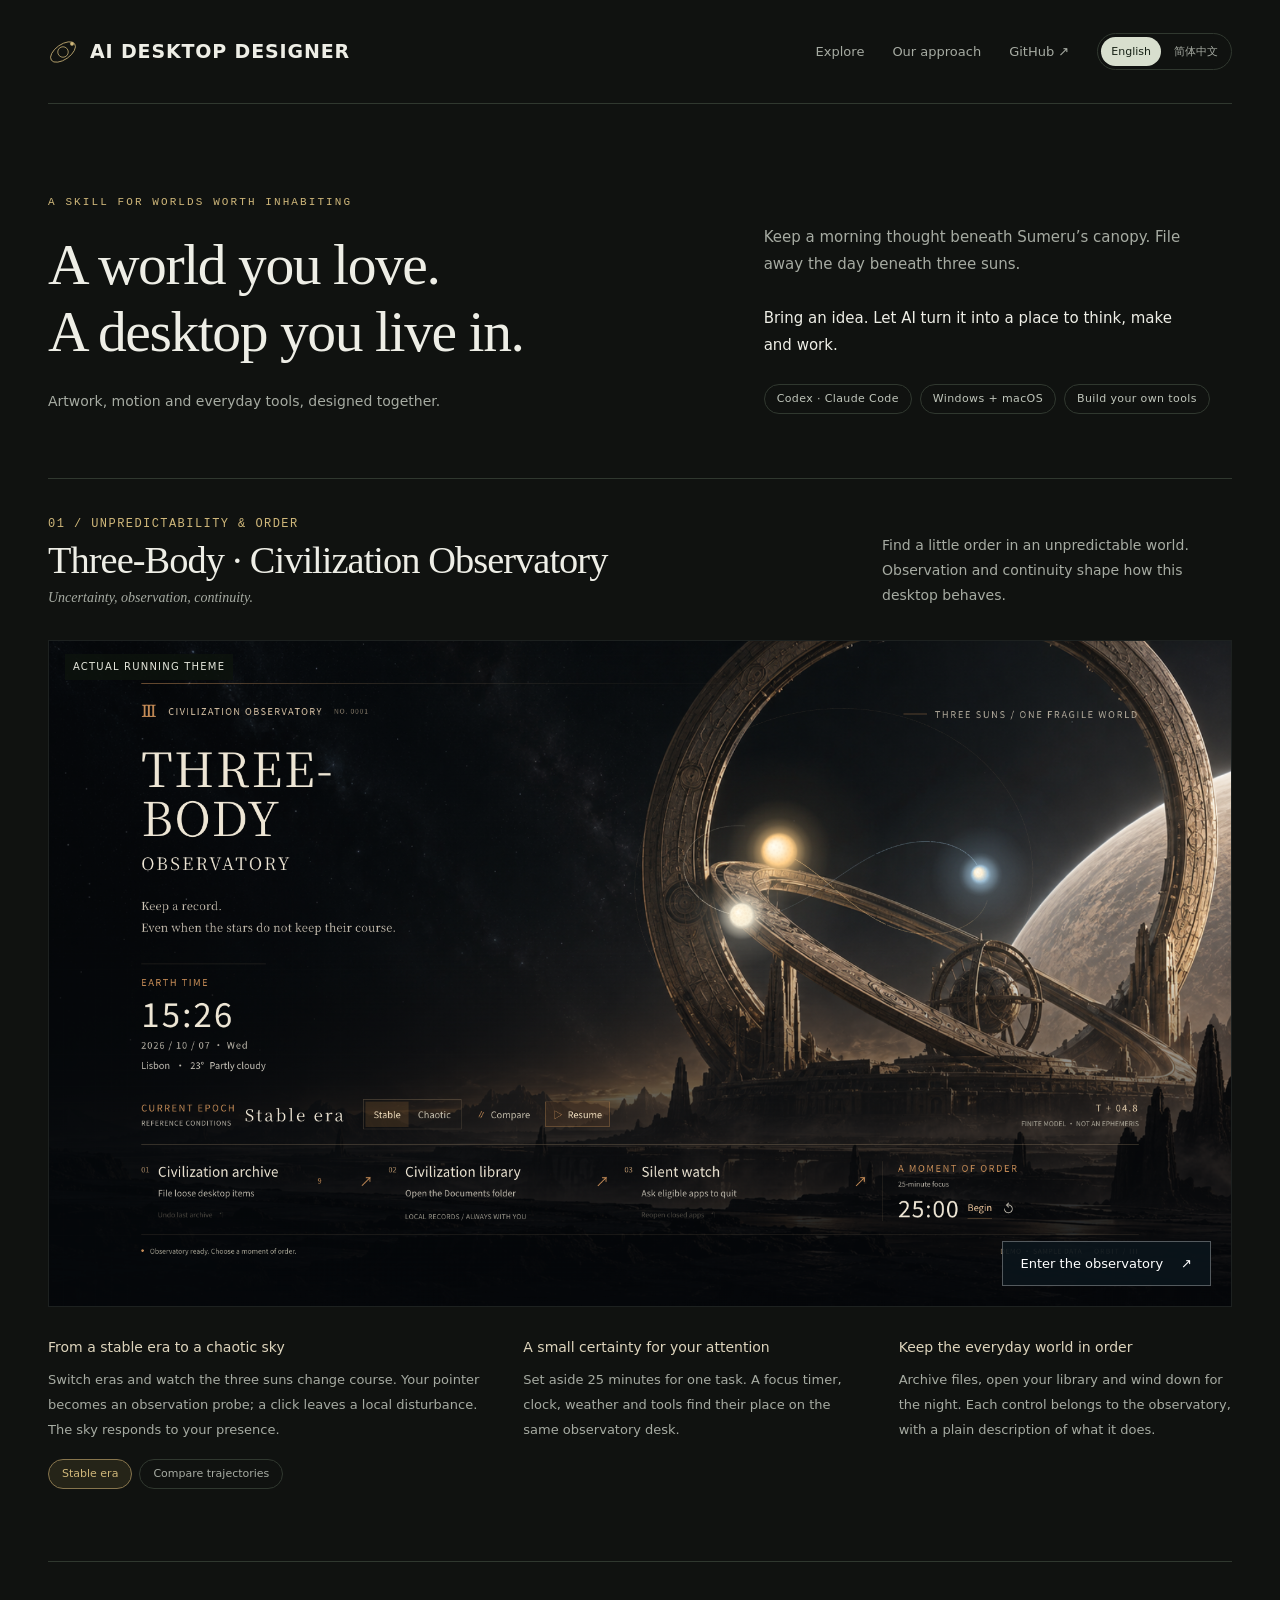
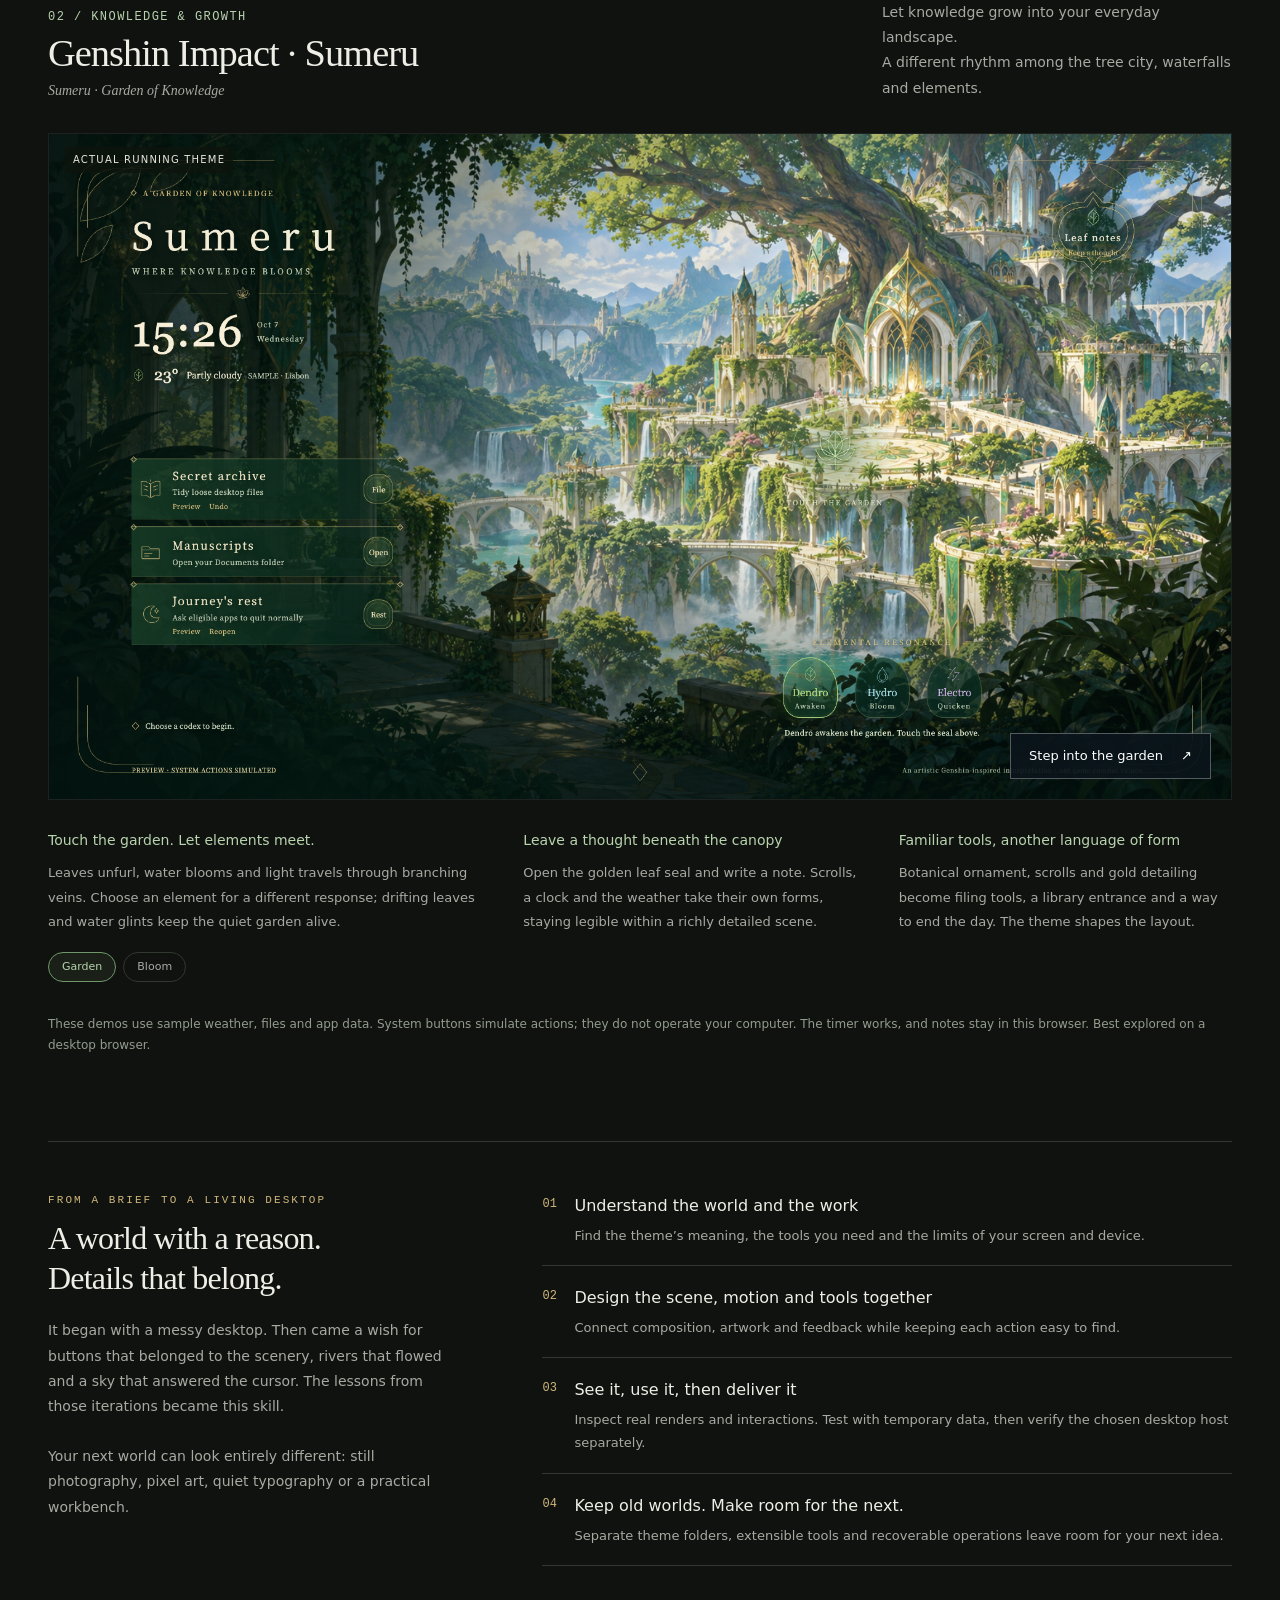
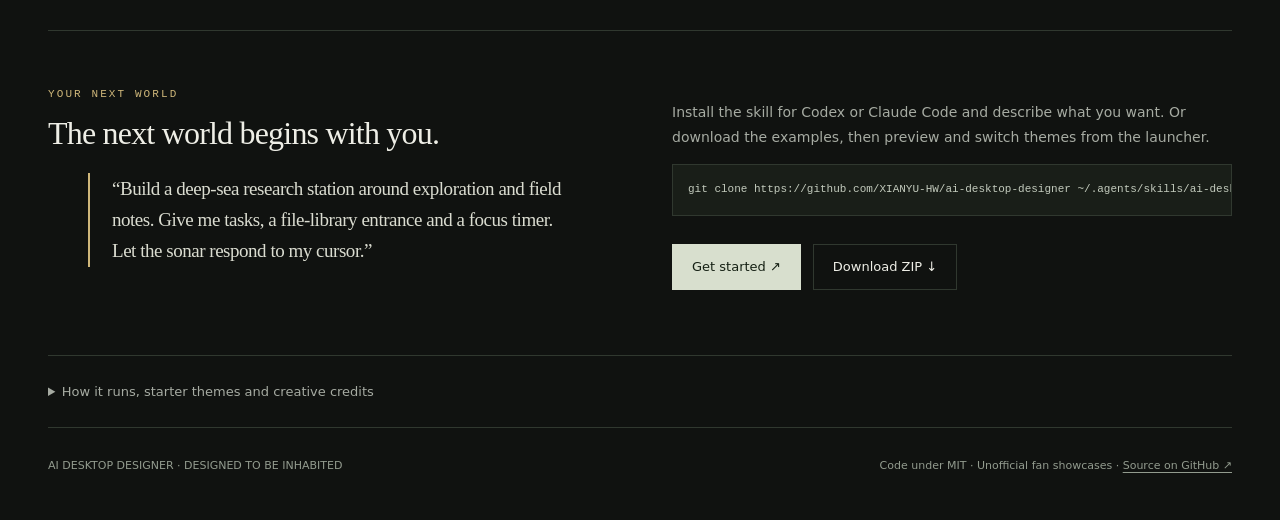
<file: index.html>
<!doctype html>
<html lang="en">
<head>
<meta charset="utf-8">
<meta name="viewport" content="width=device-width,initial-scale=1">
<meta name="color-scheme" content="dark">
<meta name="description" content="Design a desktop you can live in. An AI skill for Windows and macOS that brings artwork, motion and useful tools together. Explore interactive Three-Body and Genshin Impact worlds.">
<meta property="og:title" content="AI Desktop Designer · A desktop you can live in">
<meta property="og:description" content="Observe a three-star sky. Keep a thought beneath Sumeru’s canopy. Two interactive worlds, built around the way you work.">
<meta property="og:image" content="https://xianyu-hw.github.io/ai-desktop-designer/docs/showcase/genshin-en.png">
<title>AI Desktop Designer · A desktop you can live in</title>
<style>
:root{color-scheme:dark;--bg:#101210;--fg:#eeeee6;--muted:#a6aba2;--line:#30382f;--gold:#cfb77a;--green:#b8d3ae;font-family:"Segoe UI","PingFang SC","Microsoft YaHei",system-ui,sans-serif;font-synthesis:none}
*{box-sizing:border-box}html{scroll-behavior:smooth;scroll-padding-top:28px}body{margin:0;background:var(--bg);color:var(--fg);line-height:1.8}a{color:inherit;text-decoration:none}button{font:inherit}a:focus-visible,button:focus-visible{outline:2px solid var(--gold);outline-offset:6px}
.wrap{width:min(1280px,calc(100% - 96px));margin:auto}nav{min-height:104px;padding:24px 0;flex-wrap:wrap;display:flex;align-items:center;justify-content:space-between;border-bottom:1px solid var(--line);gap:24px}.brand{display:flex;flex-shrink:0;gap:12px;align-items:center;font-weight:650;letter-spacing:.045em;font-size:19px}.brand svg{width:30px;height:30px;flex-shrink:0;color:var(--gold)}.nav-links{display:flex;gap:28px;font-size:13px;color:var(--muted)}
.hero{position:relative;padding:90px 0 64px;display:grid;grid-template-columns:1.4fr 1fr;gap:60px;align-items:end}.eyebrow{font:11px/1.5 ui-monospace,SFMono-Regular,Consolas,monospace;letter-spacing:.19em;text-transform:uppercase;color:var(--gold)}h1{font-family:"Songti SC","Noto Serif SC",SimSun,serif;font-weight:500;font-size:clamp(38px,4.4vw,67px);line-height:1.4;letter-spacing:.035em;margin:20px 0 16px}.hero .en{color:var(--muted);font-family:Georgia,serif;font-size:17px;margin:0}.intro{font-size:15px;color:var(--muted);max-width:420px}.intro strong{color:var(--fg);font-weight:500}.tags{display:flex;flex-wrap:wrap;gap:8px;margin-top:25px}.tag{font-size:11px;letter-spacing:.035em;border:1px solid var(--line);border-radius:20px;padding:4px 12px;color:#c0c6bb}
.chapter{padding:38px 0 72px;border-top:1px solid var(--line)}.chapter-head{display:flex;align-items:flex-end;justify-content:space-between;gap:36px;margin-bottom:28px}.chapter-num{font:12px ui-monospace,SFMono-Regular,monospace;color:var(--gold);letter-spacing:.12em}.chapter h2{font-family:"Songti SC","Noto Serif SC",SimSun,serif;font-size:clamp(27px,3vw,39px);font-weight:500;letter-spacing:.05em;margin:6px 0 0}.chapter .english{font:italic 14px Georgia,serif;color:var(--muted)}.chapter .thesis{max-width:390px;font-size:14px;color:var(--muted);margin:0 0 4px}
.scene{position:relative;margin:0;background:#090d0c;border:1px solid #ffffff15;overflow:hidden}.scene>a{display:block}.scene img{width:100%;height:auto;aspect-ratio:16/9;object-fit:cover;display:block}.scene .enter{position:absolute;bottom:20px;right:20px;display:flex;align-items:center;gap:18px;border:1px solid #ffffff4d;padding:10px 18px;font-size:13px;background:#0a141be8;color:#fff;transition:background .2s}.scene .enter:hover{background:#293832}.scene small{position:absolute;top:13px;left:16px;font-size:10px;letter-spacing:.12em;text-transform:uppercase;color:#e5e7dc;background:#0d130dcc;padding:4px 8px}
.world-info{display:grid;grid-template-columns:1.3fr 1fr 1fr;gap:42px;padding-top:28px}.world-info h3{font-size:14px;font-weight:500;margin:0 0 8px;color:#ddd4bc}.world-info p{font-size:13px;line-height:1.9;color:var(--muted);margin:0}.mode-switch{display:flex;gap:7px;flex-wrap:wrap;margin-top:17px}.mode-switch button{background:transparent;color:var(--muted);border:1px solid var(--line);border-radius:20px;cursor:pointer;padding:4px 13px;font-size:11px}.mode-switch button[aria-pressed=true]{color:var(--gold);border-color:#87754d;background:#ba9d5220}
.garden .chapter-num{color:var(--green)}.garden .world-info h3{color:var(--green)}.garden .mode-switch button[aria-pressed=true]{color:var(--green);border-color:#6f976a;background:#54734526}.note{font-size:12px;color:#929c8d;padding-top:20px}
.method{padding:50px 0 64px;border-top:1px solid var(--line);display:grid;grid-template-columns:.95fr 1.6fr;gap:85px}.method h2,.start h2{font-family:"Songti SC",SimSun,serif;font-size:32px;font-weight:500;margin:10px 0 20px}.method p{font-size:14px;color:var(--muted)}.steps{margin:0;list-style:none;padding:0;counter-reset:step}.steps li{counter-increment:step;display:grid;grid-template-columns:32px 1fr;border-bottom:1px solid var(--line);padding:18px 0}.steps li:first-child{padding-top:0}.steps li:before{content:"0" counter(step);font:12px ui-monospace,monospace;color:var(--gold);padding-top:5px}.steps h3{font-size:16px;margin:0 0 3px;font-weight:500}.steps p{font-size:13px;margin:0}.start{border-top:1px solid var(--line);padding:55px 0 65px;display:grid;grid-template-columns:1fr 1fr;gap:64px}.start p{color:var(--muted);font-size:14px}.prompt{border-left:2px solid var(--gold);padding:0 0 0 22px;font-family:"Songti SC",SimSun,serif;font-size:19px;line-height:1.9;color:#dadcd0}.links{display:flex;gap:12px;flex-wrap:wrap;margin-top:28px}.button{display:inline-block;padding:10px 19px;border:1px solid var(--line);font-size:13px}.button.primary{background:#d8dfce;color:#152014;border-color:#d8dfce}.start code{font-size:11px;display:block;padding:15px;background:#191e18;overflow:auto;white-space:nowrap;border:1px solid var(--line);color:#c3cbbd}.details{border-top:1px solid var(--line);padding:24px 0}.details summary{font-size:13px;color:var(--muted);cursor:pointer}.details p{font-size:13px;color:var(--muted);max-width:1000px}.details a{color:var(--green);text-decoration:underline;text-underline-offset:4px}
footer{display:flex;justify-content:space-between;gap:30px;padding:28px 0 44px;border-top:1px solid var(--line);font-size:11px;color:#929b8e}footer a{text-decoration:underline;text-underline-offset:3px}
@media(max-width:900px){.wrap{width:calc(100% - 40px)}nav{min-height:80px}.nav-links{gap:15px}.hero{padding:52px 0 40px;grid-template-columns:1fr;gap:15px}.intro{max-width:650px}.chapter-head{align-items:start;gap:20px}.thesis{max-width:290px!important}.world-info{gap:20px}.method,.start{gap:35px}.scene .enter{bottom:12px;right:12px;font-size:11px;padding:6px 12px}}
@media(max-width:620px){nav{height:auto;min-height:80px;padding:18px 0;flex-wrap:wrap;gap:12px 24px}.brand{font-size:14px;white-space:nowrap;gap:8px}.nav-links{white-space:nowrap;font-size:11px;gap:12px}.nav-links a:first-child{display:none}.hero h1{font-size:clamp(25px,6.8vw,37px)}.chapter-head,.world-info,.method,.start{display:block}.chapter .thesis{margin:15px 0 0;max-width:none!important}.world-info>div{margin-bottom:20px}.chapter{padding-bottom:36px}.method{padding:36px 0}.steps{margin-top:30px}.start{padding:36px 0}.start>div+div{margin-top:35px}.scene .enter{position:static;justify-content:center;border:0;border-top:1px solid #ffffff20;background:#182019}.scene small{font-size:8px;top:7px;left:7px}.method h2,.start h2{font-size:28px}footer{display:block}footer div+div{margin-top:12px}}
@media(prefers-reduced-motion:reduce){html{scroll-behavior:auto}*{transition:none!important}}

.nav-right{display:flex;gap:28px;align-items:center;flex-wrap:wrap}.language-switch{display:flex;align-items:center;gap:3px;border:1px solid var(--line);border-radius:99px;padding:3px}.language-switch button{font-size:11px;white-space:nowrap;border:0;border-radius:99px;background:transparent;color:var(--muted);padding:5px 10px;cursor:pointer}.language-switch button[aria-pressed=true]{background:#d8dfce;color:#152014}.hero>div,.start>div{min-width:0}html[lang=en] h1,html[lang=en] h2,html[lang=en] .prompt{font-family:Georgia,"Times New Roman",serif;letter-spacing:-.025em}html[lang=en] h1{font-size:clamp(37px,4.5vw,65px);line-height:1.18}html[lang=en] .chapter h2{line-height:1.2;font-size:clamp(29px,3vw,40px)}html[lang=en] .chapter-head>div{max-width:720px}html[lang=en] .hero .en{font-family:inherit;font-size:14px;line-height:1.7;margin-top:24px}.chapter .thesis{flex:0 1 350px}html[lang=en] .method h2,html[lang=en] .start h2{line-height:1.25}html[lang=en] .prompt{line-height:1.65}
@media(max-width:900px){.nav-right{gap:16px}.nav-links{gap:15px}.hero{gap:26px}}
@media(max-width:620px){.nav-right{width:100%;justify-content:space-between;gap:12px}.nav-links{gap:12px}.language-switch button{padding:4px 8px;font-size:10px}html[lang=en] h1{font-size:clamp(32px,7.4vw,43px)}html[lang=en] .chapter h2{font-size:30px}}
</style>
</head>
<body>
<div class="wrap">
<nav aria-label="Main navigation" data-zh-aria="主导航">
<a class="brand" href="./"><svg viewBox="0 0 40 40" fill="none" aria-hidden="true"><circle cx="20" cy="20" r="7" stroke="currentColor"/><ellipse cx="20" cy="20" rx="19" ry="10" transform="rotate(-35 20 20)" stroke="currentColor"/><circle cx="32" cy="9" r="2.5" fill="currentColor"/></svg>AI DESKTOP DESIGNER</a>
<div class="nav-right"><div class="nav-links"><a href="#worlds"><span data-i18n="nav-worlds">Explore</span></a><a href="#method"><span data-i18n="nav-method">Our approach</span></a><a href="https://github.com/XIANYU-HW/ai-desktop-designer">GitHub ↗</a></div><div class="language-switch" role="group" aria-label="Language / 语言"><button type="button" data-set-lang="en" lang="en" aria-pressed="true">English</button><button type="button" data-set-lang="zh-CN" lang="zh-CN" aria-pressed="false">简体中文</button></div></div>
</nav>
<header class="hero">
<div><div class="eyebrow">A skill for worlds worth inhabiting</div><h1><span data-i18n="hero-title">A world you love.<br>A desktop you live in.</span></h1><p class="en"><span data-i18n="hero-subtitle">Artwork, motion and everyday tools, designed together.</span></p></div>
<div><p class="intro"><span data-i18n="hero-intro">Keep a morning thought beneath Sumeru’s canopy. File away the day beneath three suns.<br><br><strong>Bring an idea. Let AI turn it into a place to think, make and work.</strong></span></p><div class="tags"><span class="tag">Codex · Claude Code</span><span class="tag">Windows + macOS</span><span class="tag"><span data-i18n="custom-tools">Build your own tools</span></span></div></div>
</header>
<main id="worlds">
<section class="chapter cosmos" aria-labelledby="cosmos-title">
<div class="chapter-head"><div><div class="chapter-num">01 / UNPREDICTABILITY & ORDER</div><h2 id="cosmos-title"><span data-i18n="cosmos-title">Three-Body · Civilization Observatory</span></h2><span class="english"><span data-i18n="cosmos-subtitle">Uncertainty, observation, continuity.</span></span></div><p class="thesis"><span data-i18n="cosmos-thesis">Find a little order in an unpredictable world.<br>Observation and continuity shape how this desktop behaves.</span></p></div>
<figure class="scene"><a href="themes/threebody-observatory/?demo=1&lang=en" aria-label="Open the Three-Body interactive demo" data-zh-aria="打开三体互动演示"><img id="cosmos-image" src="docs/showcase/threebody-en.png" alt="Running Three-Body theme: bronze observatory rings, three suns, a focus timer and archive tools" data-zh-alt="三体主题运行画面：青铜观测环、三日轨迹、专注计时与文明工具" width="1920" height="1080" fetchpriority="high"></a><small><span data-i18n="screenshot-label">Actual running theme</span></small><a class="enter" href="themes/threebody-observatory/?demo=1&lang=en"><span data-i18n="cosmos-enter">Enter the observatory </span><span>↗</span></a></figure>
<div class="world-info">
<div><h3><span data-i18n="cosmos-eras">From a stable era to a chaotic sky</span></h3><p><span data-i18n="cosmos-eras-body">Switch eras and watch the three suns change course. Your pointer becomes an observation probe; a click leaves a local disturbance. The sky responds to your presence.</span></p><div class="mode-switch" aria-label="Three-Body preview states" data-zh-aria="三体展示画面"><button data-image="cosmos-image" data-src="docs/showcase/threebody-en.png" data-src-en="docs/showcase/threebody-en.png" data-src-zh="themes/threebody-observatory/preview.png" aria-pressed="true"><span data-i18n="cosmos-stable">Stable era</span></button><button data-image="cosmos-image" data-src="docs/showcase/threebody-comparison-en.png" data-src-en="docs/showcase/threebody-comparison-en.png" data-src-zh="docs/showcase/threebody-comparison.png" aria-pressed="false"><span data-i18n="cosmos-compare">Compare trajectories</span></button></div></div>
<div><h3><span data-i18n="cosmos-focus">A small certainty for your attention</span></h3><p><span data-i18n="cosmos-focus-body">Set aside 25 minutes for one task. A focus timer, clock, weather and tools find their place on the same observatory desk.</span></p></div>
<div><h3><span data-i18n="cosmos-tools">Keep the everyday world in order</span></h3><p><span data-i18n="cosmos-tools-body">Archive files, open your library and wind down for the night. Each control belongs to the observatory, with a plain description of what it does.</span></p></div>
</div>
</section>
<section class="chapter garden" aria-labelledby="garden-title">
<div class="chapter-head"><div><div class="chapter-num">02 / KNOWLEDGE & GROWTH</div><h2 id="garden-title"><span data-i18n="garden-title">Genshin Impact · Sumeru</span></h2><span class="english">Sumeru · Garden of Knowledge</span></div><p class="thesis"><span data-i18n="garden-thesis">Let knowledge grow into your everyday landscape.<br>A different rhythm among the tree city, waterfalls and elements.</span></p></div>
<figure class="scene"><a href="themes/genshin-sumeru/?demo=1&lang=en" aria-label="Open the Sumeru interactive demo" data-zh-aria="打开须弥互动演示"><img id="garden-image" src="docs/showcase/genshin-en.png" alt="Running Sumeru theme: tree city and waterfalls, botanical gold detailing, leaf notes and scroll tools" data-zh-alt="须弥主题运行画面：树城瀑布、金色植物纹样、林间便笺与卷宗工具" width="1920" height="1080" loading="lazy"></a><small><span data-i18n="screenshot-label">Actual running theme</span></small><a class="enter" href="themes/genshin-sumeru/?demo=1&lang=en"><span data-i18n="garden-enter">Step into the garden </span><span>↗</span></a></figure>
<div class="world-info">
<div><h3><span data-i18n="garden-elements">Touch the garden. Let elements meet.</span></h3><p><span data-i18n="garden-elements-body">Leaves unfurl, water blooms and light travels through branching veins. Choose an element for a different response; drifting leaves and water glints keep the quiet garden alive.</span></p><div class="mode-switch" aria-label="Sumeru preview states" data-zh-aria="须弥展示画面"><button data-image="garden-image" data-src="docs/showcase/genshin-en.png" data-src-en="docs/showcase/genshin-en.png" data-src-zh="themes/genshin-sumeru/preview.png" aria-pressed="true"><span data-i18n="garden-mode">Garden</span></button><button data-image="garden-image" data-src="docs/showcase/genshin-bloom-en.png" data-src-en="docs/showcase/genshin-bloom-en.png" data-src-zh="docs/showcase/genshin-bloom.png" aria-pressed="false"><span data-i18n="garden-bloom">Bloom</span></button></div></div>
<div><h3><span data-i18n="garden-note">Leave a thought beneath the canopy</span></h3><p><span data-i18n="garden-note-body">Open the golden leaf seal and write a note. Scrolls, a clock and the weather take their own forms, staying legible within a richly detailed scene.</span></p></div>
<div><h3><span data-i18n="garden-tools">Familiar tools, another language of form</span></h3><p><span data-i18n="garden-tools-body">Botanical ornament, scrolls and gold detailing become filing tools, a library entrance and a way to end the day. The theme shapes the layout.</span></p></div>
</div>
<p class="note"><span data-i18n="demo-note">These demos use sample weather, files and app data. System buttons simulate actions; they do not operate your computer. The timer works, and notes stay in this browser. Best explored on a desktop browser.</span></p>
</section>
<section id="method" class="method">
<div><div class="eyebrow">From a brief to a living desktop</div><h2><span data-i18n="method-title">A world with a reason.<br>Details that belong.</span></h2><p><span data-i18n="method-story">It began with a messy desktop. Then came a wish for buttons that belonged to the scenery, rivers that flowed and a sky that answered the cursor. The lessons from those iterations became this skill.<br><br>Your next world can look entirely different: still photography, pixel art, quiet typography or a practical workbench.</span></p></div>
<ol class="steps"><li><div><h3><span data-i18n="step-one">Understand the world and the work</span></h3><p><span data-i18n="step-one-body">Find the theme’s meaning, the tools you need and the limits of your screen and device.</span></p></div></li><li><div><h3><span data-i18n="step-two">Design the scene, motion and tools together</span></h3><p><span data-i18n="step-two-body">Connect composition, artwork and feedback while keeping each action easy to find.</span></p></div></li><li><div><h3><span data-i18n="step-three">See it, use it, then deliver it</span></h3><p><span data-i18n="step-three-body">Inspect real renders and interactions. Test with temporary data, then verify the chosen desktop host separately.</span></p></div></li><li><div><h3><span data-i18n="step-four">Keep old worlds. Make room for the next.</span></h3><p><span data-i18n="step-four-body">Separate theme folders, extensible tools and recoverable operations leave room for your next idea.</span></p></div></li></ol>
</section>
<section class="start" id="start">
<div><div class="eyebrow">Your next world</div><h2><span data-i18n="start-title">The next world begins with you.</span></h2><blockquote class="prompt"><span data-i18n="start-prompt">“Build a deep-sea research station around exploration and field notes. Give me tasks, a file-library entrance and a focus timer. Let the sonar respond to my cursor.”</span></blockquote></div>
<div><p><span data-i18n="start-body">Install the skill for Codex or Claude Code and describe what you want. Or download the examples, then preview and switch themes from the launcher.</span></p><code>git clone https://github.com/XIANYU-HW/ai-desktop-designer ~/.agents/skills/ai-desktop-designer</code><div class="links"><a class="button primary" data-install-link href="https://github.com/XIANYU-HW/ai-desktop-designer#get-started"><span data-i18n="start-link">Get started ↗</span></a><a class="button" href="https://github.com/XIANYU-HW/ai-desktop-designer/archive/refs/heads/main.zip"><span data-i18n="download-link">Download ZIP ↓</span></a></div></div>
</section>
<details class="details"><summary><span data-i18n="details-title">How it runs, starter themes and creative credits</span></summary><p><span data-i18n="details-runtime">Use Lively on Windows or Plash on macOS; Linux supports browser previews. A separate Python helper supplies local actions. Both featured themes confirm filing and wind-down first. Filing keeps an undo journal; wind-down requests normal app closure. Applications handle unsaved documents and browser sessions. Complex input and performance need testing in the actual host.</span></p><p><span data-i18n="details-credits">Explore the starter themes too: <a href="themes/ink-study/?demo=1&lang=en">Ink Study</a> · <a href="themes/deep-orbit/?demo=1&lang=en">Deep Orbit</a> · <a href="themes/defrag-95/?demo=1&lang=en">Defrag 95</a>. The featured worlds are original, unofficial fan interpretations with no affiliation to Three-Body or Genshin Impact. Trajectories and elemental responses are artistic demonstrations, not scientific predictions or game simulations. <a href="https://github.com/XIANYU-HW/ai-desktop-designer/blob/main/docs/showcase-art.md">Artwork and prompts</a> · <a href="https://github.com/XIANYU-HW/ai-desktop-designer/blob/main/docs/showcase-verification.md">Verification record</a>.</span></p></details>
</main>
<footer><div>AI DESKTOP DESIGNER · DESIGNED TO BE INHABITED</div><div>Code under MIT · Unofficial fan showcases · <a href="https://github.com/XIANYU-HW/ai-desktop-designer">Source on GitHub ↗</a></div></footer>
</div>
<script src="showcase.js"></script>
<noscript><p class="wrap"><a href="https://github.com/XIANYU-HW/ai-desktop-designer/blob/main/README.zh-CN.md">阅读完整简体中文介绍 →</a></p></noscript>
</body>
</html>
</file>
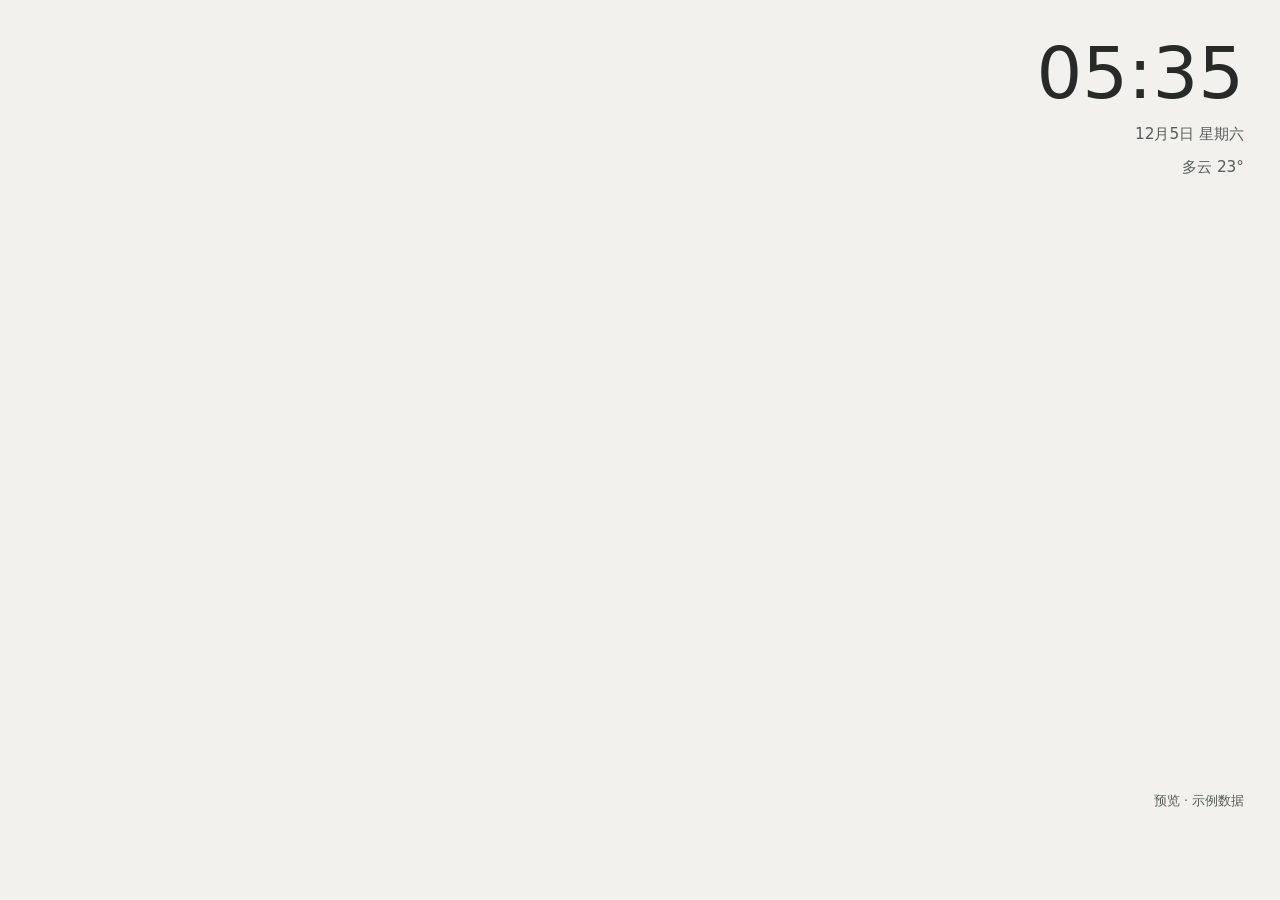
<file: templates/theme/index.html>
<!doctype html>
<html lang="zh-CN" translate="no">
<head>
  <meta charset="utf-8">
  <meta name="viewport" content="width=device-width, initial-scale=1">
  <meta name="google" content="notranslate">
  <title>Desktop</title>
  <!-- Add licensed artwork and bundled fonts when the chosen design needs them. -->
  <link rel="stylesheet" href="style.css">
</head>
<body>
  <!-- Replace this static layer with the requested art/media; a canvas loop is optional. -->
  <div class="scene" aria-hidden="true"></div>
  <main class="workspace">
    <!-- These bindings are examples; choose data and placement from the user's brief. -->
    <header class="info">
      <p class="clock" data-orbit-clock="{HH}:{mm}"></p>
      <p class="date" data-orbit-clock="{month}{D}日 {weekday}" data-en-clock="{wd}, {mon} {D}"></p>
      <p class="weather"><span data-orbit-weather="condition"></span> <span data-orbit-weather="temperature"></span></p>
    </header>
    <!-- Add only requested controls, using data-orbit-action/op/params and matching uses.actions. -->
    <nav class="controls" aria-label="桌面功能" data-en-label="Desktop functions"></nav>
    <p class="status" data-orbit-status role="status" aria-live="polite"></p>
    <p class="demo-note" data-en="Preview · sample data">预览 · 示例数据</p>
  </main>
  <script src="../../sdk/orbit.js"></script>
  <script src="scene.js"></script>
</body>
</html>
</file>
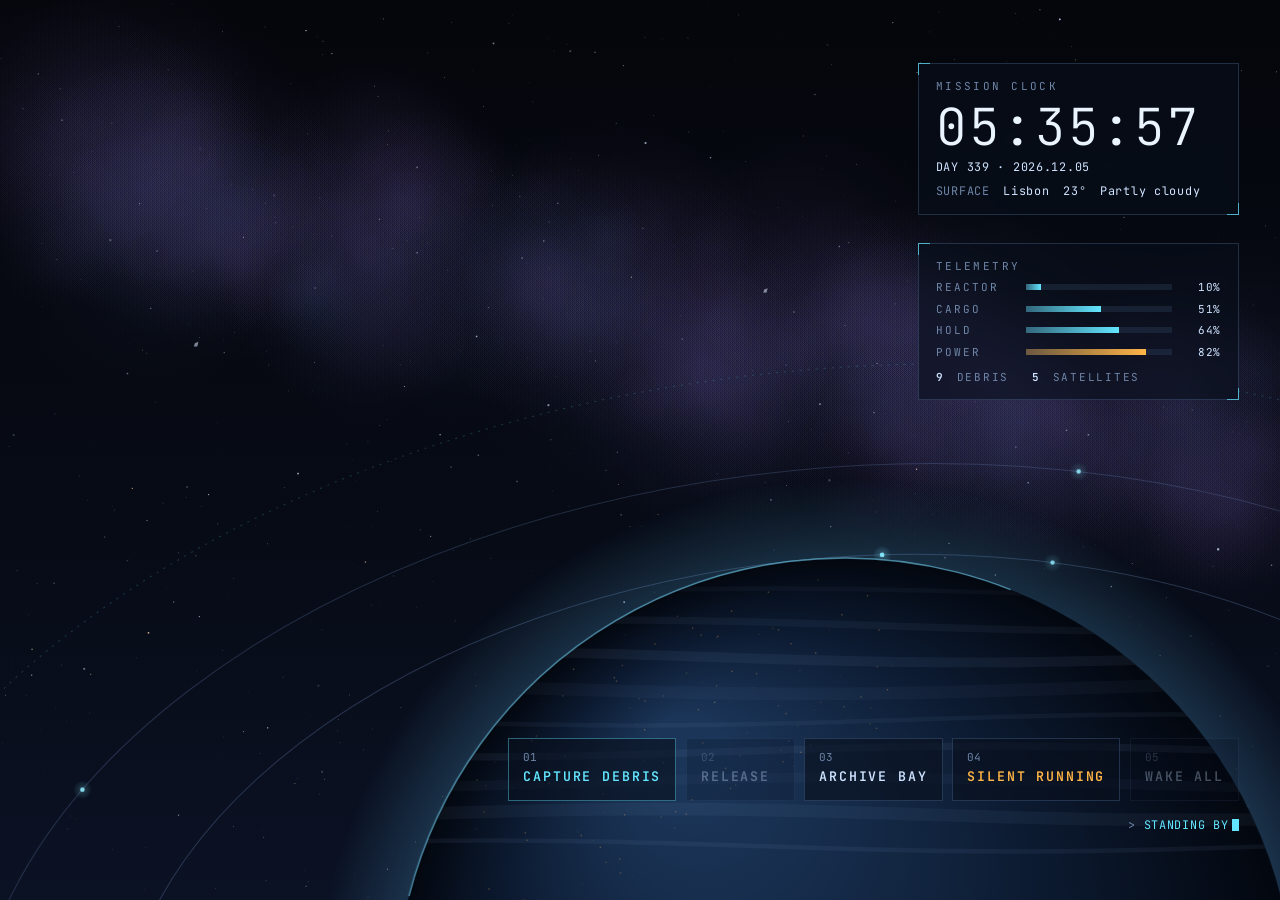
<file: themes/deep-orbit/index.html>
<!doctype html>
<html lang="en" translate="no">
<head>
<meta charset="utf-8">
<meta name="viewport" content="width=device-width, initial-scale=1">
<title>Deep Orbit · 深空轨道</title>
<link rel="stylesheet" href="assets/fonts/fonts.css">
<link rel="stylesheet" href="style.css">
</head>
<body>
<canvas id="scene" aria-hidden="true"></canvas>

<aside class="panel clock-panel">
  <p class="label">MISSION CLOCK <span class="sub" data-zh="任务时钟"></span></p>
  <p class="clock" data-orbit-clock="{HH}:{mm}:{ss}"></p>
  <p class="line">DAY <span data-orbit-clock="{doy}"></span> · <span data-orbit-clock="{YYYY}.{MM}.{DD}"></span></p>
  <p class="line weather">
    <span class="dim">SURFACE</span>
    <span data-orbit-weather="place"></span>
    <span data-orbit-weather="temperature"></span>
    <span data-orbit-weather="condition"></span>
  </p>
</aside>

<aside class="panel telemetry">
  <p class="label">TELEMETRY <span class="sub" data-zh="遥测"></span></p>
  <div class="meter" style="--v: var(--orbit-cpu, 0)"><span class="name">REACTOR</span><span class="bar"><i></i></span><span class="num" data-orbit-system="cpu"></span></div>
  <div class="meter" style="--v: var(--orbit-memory, 0)"><span class="name">CARGO</span><span class="bar"><i></i></span><span class="num" data-orbit-system="memory"></span></div>
  <div class="meter" style="--v: var(--orbit-disk, 0)"><span class="name">HOLD</span><span class="bar"><i></i></span><span class="num" data-orbit-system="disk"></span></div>
  <div class="meter power" style="--v: var(--orbit-battery, 0)"><span class="name">POWER</span><span class="bar"><i></i></span><span class="num" data-orbit-system="battery"></span></div>
  <p class="line counts">
    <span><b data-orbit-value="tidy-files.pending">–</b> DEBRIS</span>
    <span><b data-orbit-value="quit-apps.open">–</b> SATELLITES</span>
  </p>
</aside>

<nav class="console" aria-label="Commands">
  <button class="cmd primary" data-orbit-action="tidy-files" data-orbit-op="run">
    <span class="key">01</span><span class="title">CAPTURE DEBRIS</span><span class="sub" data-zh="收拢碎片"></span>
  </button>
  <button class="cmd" data-orbit-action="tidy-files" data-orbit-op="undo">
    <span class="key">02</span><span class="title">RELEASE</span><span class="sub" data-zh="释放"></span>
  </button>
  <button class="cmd" data-orbit-action="tidy-files" data-orbit-op="open">
    <span class="key">03</span><span class="title">ARCHIVE BAY</span><span class="sub" data-zh="档案舱"></span>
  </button>
  <button class="cmd warn" data-orbit-action="quit-apps" data-orbit-op="run">
    <span class="key">04</span><span class="title">SILENT RUNNING</span><span class="sub" data-zh="静默航行"></span>
  </button>
  <button class="cmd" data-orbit-action="quit-apps" data-orbit-op="reopen">
    <span class="key">05</span><span class="title">WAKE ALL</span><span class="sub" data-zh="全部唤醒"></span>
  </button>
</nav>
<p class="status"><span class="prompt">&gt;</span> <span data-orbit-status>STANDING BY</span><span class="caret"></span></p>

<script src="../../sdk/orbit.js"></script>
<script src="scene.js"></script>
</body>
</html>
</file>
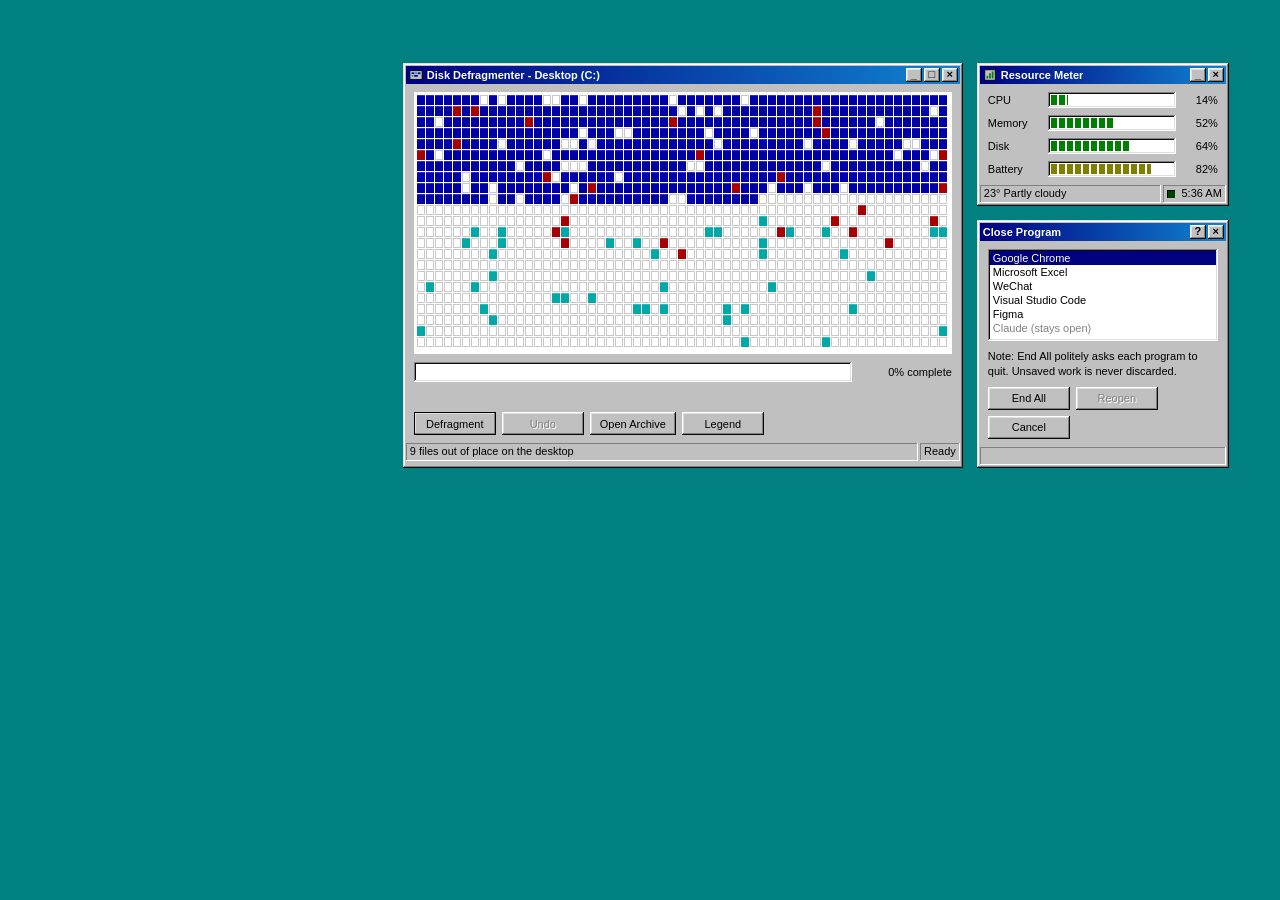
<file: themes/defrag-95/index.html>
<!doctype html>
<html lang="en" translate="no">
<head>
<meta charset="utf-8">
<meta name="viewport" content="width=device-width, initial-scale=1">
<title>Defrag 95 · 磁盘整理 95</title>
<link rel="stylesheet" href="style.css">
</head>
<body>
<div class="stage" id="stage">

  <section class="win defrag" aria-labelledby="defrag-title">
    <header class="title-bar">
      <span class="title-text"><svg class="icon" viewBox="0 0 16 16" aria-hidden="true"><rect x="1" y="3" width="14" height="10" fill="#c0c0c0" stroke="#000"/><rect x="3" y="5" width="3" height="2" fill="#0000a8"/><rect x="7" y="5" width="2" height="2" fill="#00a8a8"/><rect x="10" y="5" width="3" height="2" fill="#0000a8"/><rect x="3" y="8" width="2" height="2" fill="#00a8a8"/><rect x="6" y="8" width="4" height="2" fill="#0000a8"/></svg><span id="defrag-title" data-zh="磁盘碎片整理程序 - 桌面 (C:)">Disk Defragmenter - Desktop (C:)</span></span>
      <span class="title-buttons" aria-hidden="true"><i>_</i><i>□</i><i>×</i></span>
    </header>
    <div class="win-body">
      <canvas id="map" class="sunken map" aria-label="Cluster map"></canvas>
      <div class="progress-row">
        <div class="sunken progress"><div class="progress-fill" id="progress-fill"></div></div>
        <span id="progress-text" class="progress-text" data-zh="完成 0%">0% complete</span>
      </div>
      <p class="moving" id="moving">&nbsp;</p>
      <div class="buttons">
        <button class="w95 default" data-orbit-action="tidy-files" data-orbit-op="run"><span data-zh="开始整理(D)">Defragment</span></button>
        <button class="w95" data-orbit-action="tidy-files" data-orbit-op="undo"><span data-zh="撤销(U)">Undo</span></button>
        <button class="w95" data-orbit-action="tidy-files" data-orbit-op="open"><span data-zh="打开归档(O)">Open Archive</span></button>
        <button class="w95" id="legend-toggle" type="button"><span data-zh="图例(L)">Legend</span></button>
      </div>
      <div class="legend sunken-light" id="legend" hidden>
        <span><i style="background:#0000a8"></i><b data-zh="已整理的数据">Optimized data</b></span>
        <span><i style="background:#00a8a8"></i><b data-zh="散落的文件（待整理）">Fragmented (loose) files</b></span>
        <span><i style="background:#a80000"></i><b data-zh="不可移动的数据">Data that will not be moved</b></span>
        <span><i style="background:#ffffff"></i><b data-zh="可用空间">Free space</b></span>
        <span><i style="background:#00c000"></i><b data-zh="正在读取">Being read</b></span>
        <span><i style="background:#ff4040"></i><b data-zh="正在写入">Being written</b></span>
      </div>
    </div>
    <footer class="status-bar">
      <span class="cell grow" id="frag-summary">&nbsp;</span>
      <span class="cell" data-orbit-status="tidy-files" data-zh="就绪">Ready</span>
    </footer>
  </section>

  <section class="win meter" aria-labelledby="meter-title">
    <header class="title-bar">
      <span class="title-text"><svg class="icon" viewBox="0 0 16 16" aria-hidden="true"><rect x="2" y="2" width="12" height="12" fill="#c0c0c0" stroke="#000"/><rect x="4" y="9" width="2" height="3" fill="#008000"/><rect x="7" y="6" width="2" height="6" fill="#008000"/><rect x="10" y="4" width="2" height="8" fill="#008000"/></svg><span id="meter-title" data-zh="资源状况">Resource Meter</span></span>
      <span class="title-buttons" aria-hidden="true"><i>_</i><i>×</i></span>
    </header>
    <div class="win-body rows">
      <div class="row"><span class="row-name" data-zh="处理器">CPU</span><span class="sunken segs" style="--v: var(--orbit-cpu, 0)"><i></i></span><span class="row-num" data-orbit-system="cpu"></span></div>
      <div class="row"><span class="row-name" data-zh="内存">Memory</span><span class="sunken segs" style="--v: var(--orbit-memory, 0)"><i></i></span><span class="row-num" data-orbit-system="memory"></span></div>
      <div class="row"><span class="row-name" data-zh="磁盘">Disk</span><span class="sunken segs" style="--v: var(--orbit-disk, 0)"><i></i></span><span class="row-num" data-orbit-system="disk"></span></div>
      <div class="row battery"><span class="row-name" data-zh="电池">Battery</span><span class="sunken segs" style="--v: var(--orbit-battery, 0)"><i></i></span><span class="row-num" data-orbit-system="battery"></span></div>
    </div>
    <footer class="status-bar">
      <span class="cell grow"><span data-orbit-weather="temperature"></span> <span data-orbit-weather="condition"></span></span>
      <span class="cell"><span class="disk-light" id="disk-light"></span><span data-orbit-clock="{h}:{mm} {ampm}"></span></span>
    </footer>
  </section>

  <section class="win close-program" aria-labelledby="close-title">
    <header class="title-bar">
      <span class="title-text"><span id="close-title" data-zh="关闭程序">Close Program</span></span>
      <span class="title-buttons" aria-hidden="true"><i>?</i><i>×</i></span>
    </header>
    <div class="win-body">
      <ul class="sunken listbox" id="program-list"></ul>
      <p class="note" data-zh="提示：“全部结束”会请每个程序正常退出，未保存的内容不会被丢弃。">Note: End All politely asks each program to quit. Unsaved work is never discarded.</p>
      <div class="buttons">
        <button class="w95" data-orbit-action="quit-apps" data-orbit-op="run"><span data-zh="全部结束(E)">End All</span></button>
        <button class="w95" data-orbit-action="quit-apps" data-orbit-op="reopen"><span data-zh="重新打开(R)">Reopen</span></button>
        <button class="w95" type="button" id="cancel"><span data-zh="取消">Cancel</span></button>
      </div>
    </div>
    <footer class="status-bar"><span class="cell grow" data-orbit-status="quit-apps">&nbsp;</span></footer>
  </section>

</div>
<script src="../../sdk/orbit.js"></script>
<script src="scene.js"></script>
</body>
</html>
</file>
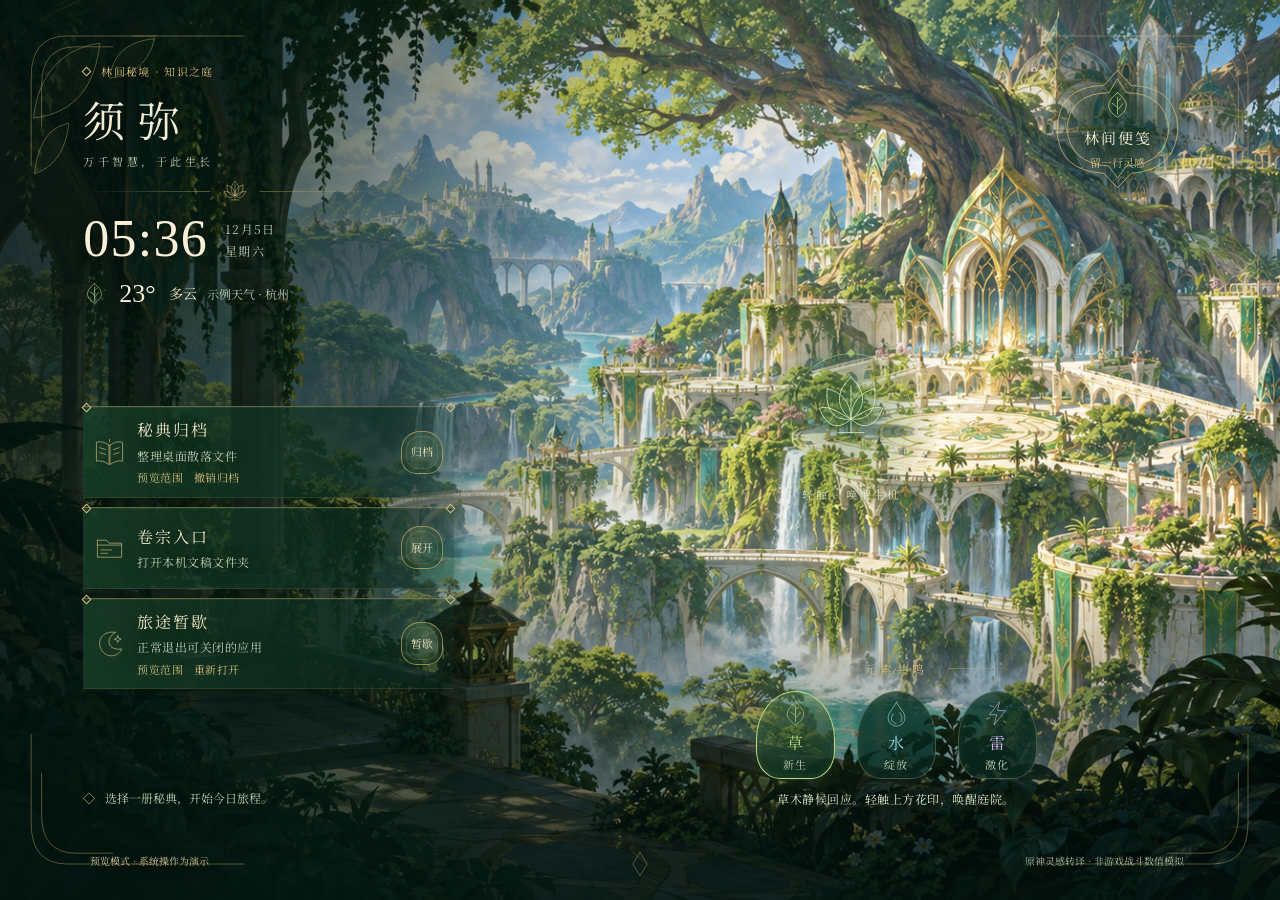
<file: themes/genshin-sumeru/index.html>
<!doctype html>
<html lang="zh-CN" translate="no" data-element="dendro">
<head>
  <meta charset="utf-8"><meta name="viewport" content="width=device-width,initial-scale=1">
  <meta name="google" content="notranslate"><title>须弥 · 知识之庭</title>
  <link rel="stylesheet" href="assets/fonts/fonts.css"><link rel="stylesheet" href="style.css">
</head>
<body>
  <svg class="symbols" aria-hidden="true" xmlns="http://www.w3.org/2000/svg"><defs>
    <symbol id="leaf" viewBox="0 0 64 64"><path d="M32 5C20 14 7 28 15 43c4 8 13 13 17 16 4-3 13-8 17-16C57 28 44 14 32 5Z"/><path d="M32 15v37m0-15L20 28m12 15 12-14M32 24l7-7"/></symbol>
    <symbol id="drop" viewBox="0 0 64 64"><path d="M32 5C26 18 12 30 12 42a20 20 0 0 0 40 0C52 30 38 18 32 5Z"/><path d="M24 33c-8 12-4 20 7 23m9-26c5 9 8 16 1 22"/></symbol>
    <symbol id="bolt" viewBox="0 0 64 64"><path d="M36 5 13 35h17L24 59l27-34H33Z"/><path d="m14 13 8 2m24 35 5 3M6 45l8-3"/></symbol>
    <symbol id="book" viewBox="0 0 64 64"><path d="M31 17C20 9 12 9 5 11v39c8-2 16 0 26 7V17Zm2 0c11-8 19-8 26-6v39c-8-2-16 0-26 7V17Z"/><path d="m12 22 12 4m-12 6 12 4m16-10 12-4m-12 14 12-4M32 10V5"/></symbol>
    <symbol id="folder" viewBox="0 0 64 64"><path d="M7 17h19l5 6h26v29H7V17Zm0 10h50M14 37h22m-22 7h14"/></symbol>
    <symbol id="moon" viewBox="0 0 64 64"><path d="M44 9C15 4 3 31 18 49c13 15 35 8 39-6C30 48 21 23 44 9Z"/><path d="m49 16 2 5 5 2-5 2-2 5-2-5-5-2 5-2Z"/></symbol>
    <symbol id="lotus" viewBox="0 0 100 100"><path d="M50 10C26 32 31 55 50 68c19-13 24-36 0-58Z"/><path d="M17 26c-3 31 10 45 33 42-1-25-13-37-33-42Zm66 0c3 31-10 45-33 42 1-25 13-37 33-42ZM6 53c10 27 27 31 44 15C28 57 21 49 6 53Zm88 0C84 80 67 84 50 68c22-11 29-19 44-15Z"/><path d="M50 68v20m-18-1h36M50 22v36"/></symbol>
  </defs></svg>
  <div class="art" aria-hidden="true"></div><div class="reading-shade" aria-hidden="true"></div>
  <div class="element-wash" aria-hidden="true"></div><div class="leaf-shadow" aria-hidden="true"></div>
  <svg class="garden-frame" viewBox="0 0 1600 1000" preserveAspectRatio="none" aria-hidden="true">
    <path d="M39 184V85q0-45 45-45h111M1405 40h110q45 0 45 45v99M39 816v99q0 45 45 45h111m1210 0h110q45 0 45-45v-99"/>
    <path d="M52 141V95q0-43 43-43h46m1318 0h46q43 0 43 43v46M52 859v46q0 43 43 43h46m1318 0h46q43 0 43-43v-46"/>
    <path d="M42 131c55-5 77-39 83-83-43 5-77 31-83 83Zm151-88c-6 25-25 41-56 44 4-26 21-41 56-44Zm-150 150c24-7 39-24 43-56-24 4-38 21-43 56M1558 131c-55-5-77-39-83-83 43 5 77 31 83 83Zm-151-88c6 25 25 41 56 44-4-26-21-41-56-44Z"/>
    <path d="m800 27 9 13-9 13-9-13 9-13Zm0 920 9 13-9 13-9-13 9-13ZM165 40h140m990 0h140M165 960h140m990 0h140"/>
  </svg>
  <canvas id="living-garden" aria-hidden="true"></canvas>

  <aside class="manuscript" aria-label="桌面信息与工具" data-en-label="Desktop information and tools">
    <header class="chapter">
      <div class="chapter-label"><span class="gold-diamond"></span><span data-en="A GARDEN OF KNOWLEDGE">林间秘境 · 知识之庭</span></div>
      <h1><span data-en="Sumeru">须弥</span><small data-en="WHERE KNOWLEDGE BLOOMS">万千智慧，于此生长</small></h1>
      <div class="flourish" aria-hidden="true"><span></span><svg viewBox="0 0 100 100"><use href="#lotus"/></svg><span></span></div>
      <div class="time-row"><span class="clock" data-orbit-clock="{HH}:{mm}"></span><div class="date"><span data-orbit-clock="{M}月{D}日" data-en-clock="{mon} {D}"></span><span data-orbit-clock="{cn-weekday}" data-en-clock="{weekday}"></span></div></div>
      <div class="weather"><svg viewBox="0 0 64 64" aria-hidden="true"><use href="#leaf"/></svg><strong data-orbit-weather="temperature">—</strong><span><span data-orbit-weather="condition"></span><small id="weather-caption" data-en="Weather awaits a city">尚未设置天气城市</small></span></div>
    </header>

    <nav class="codices" aria-label="桌面工具" data-en-label="Desktop tools">
      <section class="codex" id="archive-codex"><svg class="tool-icon" viewBox="0 0 64 64" aria-hidden="true"><use href="#book"/></svg><div class="tool-copy"><h2 data-en="Secret archive">秘典归档</h2><p data-en="Tidy loose desktop files">整理桌面散落文件</p><div class="tool-links"><button data-orbit-action="tidy-files" data-orbit-op="preview" data-en="Preview">预览范围</button><button data-orbit-action="tidy-files" data-orbit-op="undo" data-orbit-confirm="always" data-en="Undo">撤销归档</button></div></div><button class="seal-button" data-orbit-action="tidy-files" data-orbit-op="run" data-orbit-confirm="always" aria-label="归档桌面散落文件" data-en-label="Archive loose desktop files"><span data-en="File">归档</span></button></section>
      <section class="codex"><svg class="tool-icon" viewBox="0 0 64 64" aria-hidden="true"><use href="#folder"/></svg><div class="tool-copy"><h2 data-en="Manuscripts">卷宗入口</h2><p data-en="Open your Documents folder">打开本机文稿文件夹</p></div><button class="seal-button" data-orbit-action="open-path" data-orbit-params='{"path":"{documents}","create":false}' aria-label="打开文稿文件夹" data-en-label="Open Documents"><span data-en="Open">展开</span></button></section>
      <section class="codex"><svg class="tool-icon" viewBox="0 0 64 64" aria-hidden="true"><use href="#moon"/></svg><div class="tool-copy"><h2 data-en="Journey's rest">旅途暂歇</h2><p data-en="Ask eligible apps to quit normally">正常退出可关闭的应用</p><div class="tool-links"><button data-orbit-action="quit-apps" data-orbit-op="preview" data-en="Preview">预览范围</button><button data-orbit-action="quit-apps" data-orbit-op="reopen" data-orbit-confirm="always" data-en="Reopen">重新打开</button></div></div><button class="seal-button" data-orbit-action="quit-apps" data-orbit-op="run" data-orbit-confirm="always" aria-label="正常退出可关闭的应用" data-en-label="Ask eligible apps to quit"><span data-en="Rest">暂歇</span></button></section>
    </nav>
    <div class="action-ledger"><span class="ledger-mark" aria-hidden="true">◇</span><p data-orbit-status id="action-status" role="status" aria-live="polite" data-en="Choose a codex to begin.">选择一册秘典，开始今日旅程。</p><progress id="action-progress" max="1" value="0" hidden></progress><button id="cancel-action" type="button" hidden data-en="Cancel">取消</button></div>
  </aside>

  <div class="note-sanctum">
    <button class="note-seal" id="note-toggle" type="button" aria-expanded="false" aria-controls="note-panel"><svg class="note-ornament" viewBox="0 0 180 160" aria-hidden="true"><path d="M90 7 107 26q55 1 58 52-2 53-58 57l-17 18-17-18Q16 132 15 80q2-53 58-54L90 7Z"/><path d="M90 18 101 35q47 0 53 44-4 45-53 47l-11 15-11-15q-48-3-52-47 5-44 52-44Z"/></svg><svg class="note-leaf" viewBox="0 0 64 64" aria-hidden="true"><use href="#leaf"/></svg><strong data-en="Leaf notes">林间便笺</strong><small id="note-count" data-en="Keep a thought">留一行灵感</small></button>
    <section id="note-panel" class="note-panel" hidden aria-label="本地便笺" data-en-label="Local notes"><div class="note-title"><h2 data-en="A thought among leaves">把灵感留在叶间</h2><button id="note-close" type="button" aria-label="关闭便笺" data-en-label="Close notes">×</button></div><label class="sr-only" for="note-text" data-en="Note text">便笺内容</label><textarea id="note-text" maxlength="1000" placeholder="记录此刻想到的事…" data-en-placeholder="Keep the thought that just arrived…" spellcheck="false"></textarea><div class="note-bottom"><span id="note-saved" role="status" data-en="Stored in this browser only">仅保存在此浏览器</span><button id="note-clear" type="button" data-en="Clear">清空</button></div></section>
  </div>

  <button class="resonance-point" id="resonance-point" type="button" aria-label="在场景中触发元素共鸣" data-en-label="Trigger elemental resonance in the scene"><span class="seal-orbit outer"></span><span class="seal-orbit inner"></span><svg viewBox="0 0 100 100" aria-hidden="true"><use href="#lotus"/></svg><span class="resonance-hint" data-en="TOUCH THE GARDEN">轻触 · 唤醒生机</span></button>
  <section class="elementarium" aria-label="元素共鸣" data-en-label="Elemental resonance">
    <div class="element-heading"><span></span><h2 data-en="ELEMENTAL RESONANCE">元素共鸣</h2><span></span></div>
    <div class="elements" role="group" aria-label="选择元素" data-en-label="Choose an element">
      <button class="element active" data-element="dendro" type="button" aria-pressed="true"><svg viewBox="0 0 64 64" aria-hidden="true"><use href="#leaf"/></svg><span data-en="Dendro">草</span><small data-en="Awaken">新生</small></button>
      <button class="element" data-element="hydro" type="button" aria-pressed="false"><svg viewBox="0 0 64 64" aria-hidden="true"><use href="#drop"/></svg><span data-en="Hydro">水</span><small data-en="Bloom">绽放</small></button>
      <button class="element" data-element="electro" type="button" aria-pressed="false"><svg viewBox="0 0 64 64" aria-hidden="true"><use href="#bolt"/></svg><span data-en="Electro">雷</span><small data-en="Quicken">激化</small></button>
    </div>
    <p id="resonance-status" role="status" aria-live="polite" data-en="Dendro awakens the garden. Touch the seal above.">草木静候回应。轻触上方花印，唤醒庭院。</p>
  </section>
  <footer><span id="mode-caption" data-en="LOCAL DESKTOP">本机桌面</span><span class="motion-note" id="motion-note"></span><span data-en="An artistic Genshin-inspired interpretation · not game combat values">原神灵感转译 · 非游戏战斗数值模拟</span></footer>
  <script src="../../sdk/orbit.js"></script><script src="scene.js"></script>
</body></html>
</file>
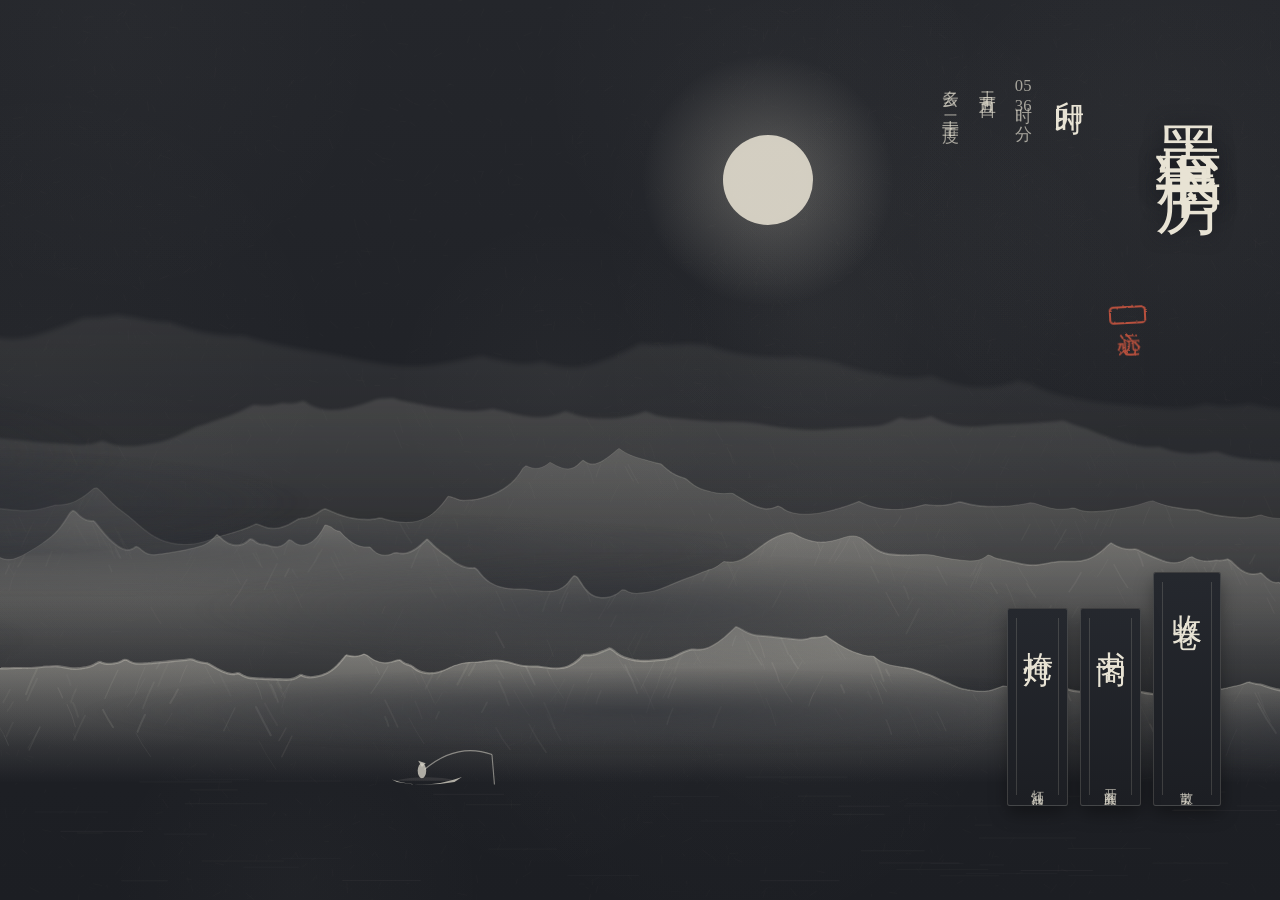
<file: themes/ink-study/index.html>
<!doctype html>
<html lang="zh-CN" translate="no">
<head>
<meta charset="utf-8">
<meta name="viewport" content="width=device-width, initial-scale=1">
<title>墨痕书房 · Ink Study</title>
<link rel="stylesheet" href="style.css">
</head>
<body>
<canvas id="scene" aria-hidden="true"></canvas>

<svg width="0" height="0" aria-hidden="true" focusable="false" style="position:absolute">
  <filter id="stamp-edge">
    <feTurbulence type="fractalNoise" baseFrequency="0.9" numOctaves="2" seed="7" result="grain"/>
    <feDisplacementMap in="SourceGraphic" in2="grain" scale="2.4"/>
  </filter>
</svg>

<header class="colophon">
  <h1 class="title" data-en="Ink Study">墨痕书房</h1>
  <div class="seal" aria-hidden="true"><span>心</span><span>远</span></div>
  <div class="almanac">
    <p class="shichen" data-orbit-clock="{shichen}" data-en-clock="{h}{ampm}"></p>
    <p class="time" id="time"></p>
    <p class="date" data-orbit-clock="{cn-month}{cn-day}" data-en-clock="{mon} {D}"></p>
    <p class="weather" id="weather-line"></p>
  </div>
</header>

<nav class="desk" aria-label="书案">
  <button class="slip slip-main" id="slip-tidy" data-orbit-action="tidy-files" data-orbit-op="run">
    <span class="slip-name" data-en="Roll up">收卷</span>
    <span class="slip-note" id="pending-note">散页</span>
  </button>
  <button class="slip slip-minor" data-orbit-action="tidy-files" data-orbit-op="undo">
    <span class="slip-name" data-en="Unroll">展卷</span>
    <span class="slip-note" data-en="put back">放回原处</span>
  </button>
  <button class="slip" data-orbit-action="tidy-files" data-orbit-op="open">
    <span class="slip-name" data-en="Library">书阁</span>
    <span class="slip-note" data-en="the archive">开阁取卷</span>
  </button>
  <button class="slip slip-lamp" id="slip-lamp" data-orbit-action="quit-apps" data-orbit-op="run">
    <span class="slip-name" data-en="Lamp out">掩灯</span>
    <span class="slip-note" id="oil-note">合上诸卷</span>
  </button>
  <button class="slip slip-minor" data-orbit-action="quit-apps" data-orbit-op="reopen">
    <span class="slip-name" data-en="Relight">复明</span>
    <span class="slip-note" data-en="reopen">重开诸卷</span>
  </button>
</nav>

<p class="status" data-orbit-status></p>

<script src="../../sdk/orbit.js"></script>
<script src="scene.js"></script>
</body>
</html>
</file>
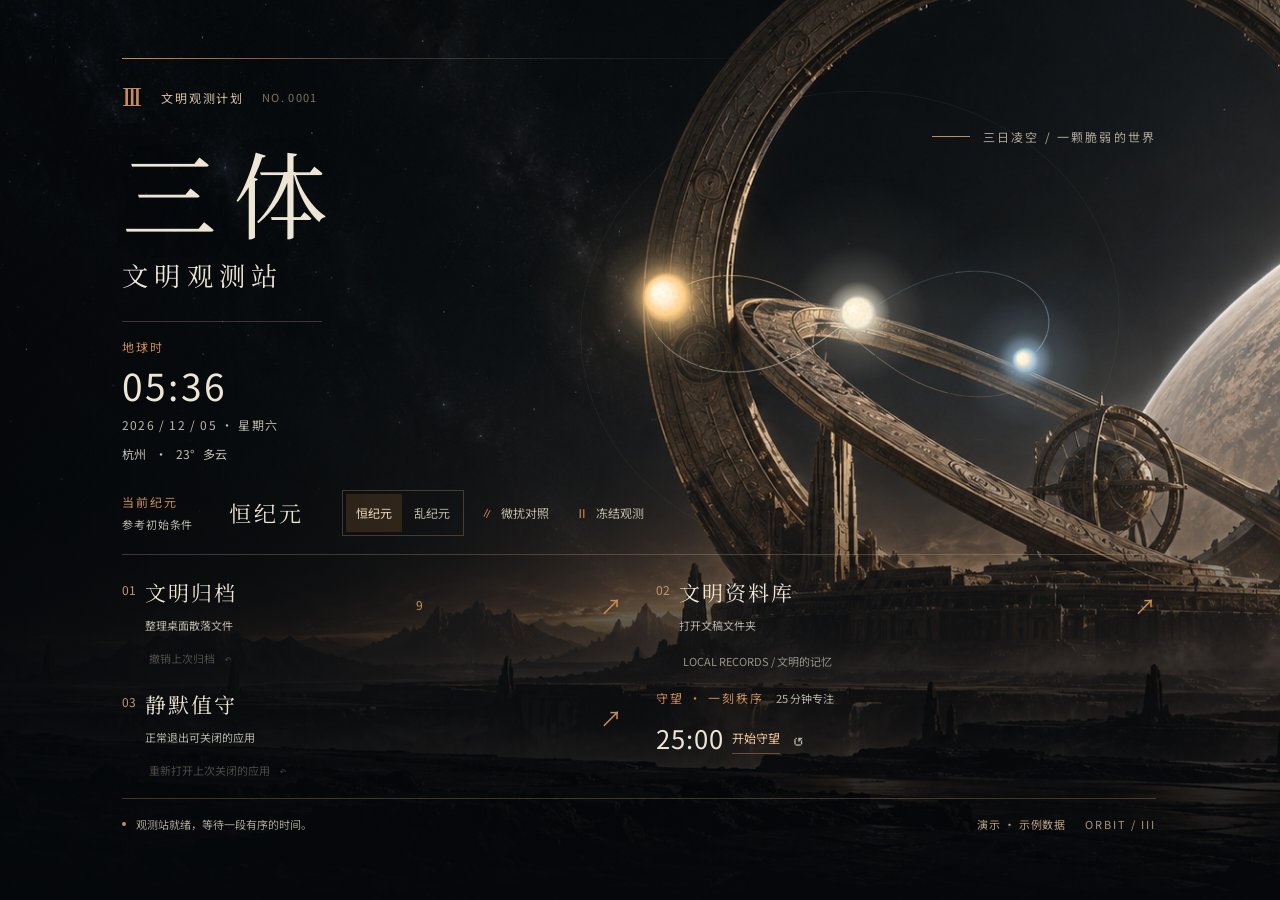
<file: themes/threebody-observatory/index.html>
<!doctype html>
<html lang="zh-CN" translate="no">
<head>
  <meta charset="utf-8">
  <meta name="viewport" content="width=device-width, initial-scale=1">
  <meta name="google" content="notranslate">
  <meta name="theme-color" content="#080a0d">
  <link rel="icon" href="data:,">
  <title>三体 · 文明观测站</title>
  <link rel="stylesheet" href="assets/fonts/fonts.css">
  <link rel="stylesheet" href="style.css">
</head>
<body>
  <div class="scene-art" aria-hidden="true"></div>
  <div class="scene-shade" aria-hidden="true"></div>
  <canvas id="orbits" aria-hidden="true"></canvas>
  <div class="scene-rule" aria-hidden="true"></div>

  <header class="identity">
    <div class="eyebrow"><span class="sigil" aria-hidden="true">III</span><span data-en="CIVILIZATION OBSERVATORY">文明观测计划</span><span class="edition">NO. 0001</span></div>
    <h1><span data-en="THREE-BODY">三体</span><small data-en="OBSERVATORY">文明观测站</small></h1>
    <p class="intro" data-en="Keep a record.<br>Even when the stars do not keep their course.">在群星失序之前<br>留下一份文明的记录。</p>
    <div class="earth-time">
      <p class="section-label" data-en="EARTH TIME">地球时</p>
      <p class="clock" data-orbit-clock="{HH}:{mm}"></p>
      <p class="date" data-orbit-clock="{YYYY} / {MM} / {DD} · {weekday}" data-en-clock="{YYYY} / {MM} / {DD} · {wd}"></p>
      <p class="weather"><span data-orbit-weather="place"></span><span class="weather-dot">·</span><span data-orbit-weather="temperature"></span><span data-orbit-weather="condition"></span></p>
    </div>
  </header>

  <div class="sky-caption"><span class="caption-rule"></span><span data-en="THREE SUNS / ONE FRAGILE WORLD">三日凌空 / 一颗脆弱的世界</span></div>
  <button id="observation-field" class="observation-field" aria-label="观测区：移动指针观察，点击施加初始条件微扰" data-en-label="Observation field: move to inspect, click to perturb initial conditions"><span class="field-hint" data-en="MOVE TO OBSERVE · CLICK TO PERTURB">移入观测 · 点击微扰</span></button>

  <main class="instrument">
    <section class="observation-row" aria-label="天象观测" data-en-label="Orbital observation">
      <div class="epoch-readout"><span class="section-label" data-en="CURRENT EPOCH">当前纪元</span><strong id="epoch-name">恒纪元</strong><span id="epoch-note" data-en="REFERENCE INITIAL CONDITIONS">参考初始条件</span></div>
      <div class="observation-controls">
        <div class="segmented" role="group" aria-label="纪元" data-en-label="Epoch">
          <button id="epoch-stable" class="chip active" aria-pressed="true" data-en="Stable">恒纪元</button>
          <button id="epoch-chaos" class="chip" aria-pressed="false" data-en="Chaotic">乱纪元</button>
        </div>
        <button id="compare" class="chip" aria-pressed="false"><span class="control-glyph" aria-hidden="true">∥</span><span data-en="Compare">微扰对照</span></button>
        <button id="freeze" class="chip" aria-pressed="false"><span id="freeze-symbol" class="control-glyph" aria-hidden="true">Ⅱ</span><span id="freeze-label">冻结观测</span></button>
      </div>
      <div class="model-readout"><span id="model-time">T + 00.0</span><span data-en="FINITE MODEL · NOT AN EPHEMERIS">有限数值演示 · 非真实星历</span></div>
    </section>

    <section class="tool-row" aria-label="文明工具" data-en-label="Civilization tools">
      <div class="tool-group">
        <button class="tool" id="archive" data-orbit-action="tidy-files" data-orbit-op="run" data-orbit-confirm="always"><span class="tool-number">01</span><span class="tool-copy"><strong data-en="Civilization archive">文明归档</strong><span data-en="File loose desktop items">整理桌面散落文件</span></span><span class="tool-count" data-orbit-value="tidy-files.pending">—</span><span class="tool-arrow" aria-hidden="true">↗</span></button>
        <button class="utility" id="undo" data-orbit-action="tidy-files" data-orbit-op="undo"><span data-en="Undo last archive">撤销上次归档</span><span aria-hidden="true">↶</span></button>
      </div>
      <div class="tool-group">
        <button class="tool" id="library" data-orbit-action="open-path" data-orbit-params='{"path":"{documents}"}'><span class="tool-number">02</span><span class="tool-copy"><strong data-en="Civilization library">文明资料库</strong><span data-en="Open the Documents folder">打开文稿文件夹</span></span><span class="tool-arrow" aria-hidden="true">↗</span></button>
        <p class="tool-caption" data-en="LOCAL RECORDS / ALWAYS WITH YOU">LOCAL RECORDS / 文明的记忆</p>
      </div>
      <div class="tool-group">
        <button class="tool" id="wind-down" data-orbit-action="quit-apps" data-orbit-op="run"><span class="tool-number">03</span><span class="tool-copy"><strong data-en="Silent watch">静默值守</strong><span data-en="Ask eligible apps to quit">正常退出可关闭的应用</span></span><span class="tool-arrow" aria-hidden="true">↗</span></button>
        <button class="utility" id="reopen" data-orbit-action="quit-apps" data-orbit-op="reopen"><span data-en="Reopen closed apps">重新打开上次关闭的应用</span><span aria-hidden="true">↶</span></button>
      </div>
      <div class="focus-panel">
        <div class="focus-heading"><span class="section-label" data-en="A MOMENT OF ORDER">守望 · 一刻秩序</span><span id="focus-state">25 分钟专注</span></div>
        <div class="focus-line"><output id="focus-time" aria-label="专注计时剩余时间">25:00</output><button id="focus-toggle" class="focus-toggle" data-en="Begin">开始守望</button><button id="focus-reset" class="focus-reset" aria-label="重置专注计时" data-en-label="Reset focus timer">↺</button></div>
      </div>
    </section>
    <footer class="status-row"><span class="status-light" aria-hidden="true"></span><p id="status" data-orbit-status role="status" aria-live="polite" data-en="Observatory ready. Choose a moment of order.">观测站就绪，等待一段有序的时间。</p><span class="demo-badge" data-en="DEMO · SAMPLE DATA">演示 · 示例数据</span><span class="station-id">ORBIT / III</span></footer>
  </main>

  <aside id="operation-detail" class="operation-detail" aria-live="polite" hidden><span class="section-label" id="detail-heading">即将执行</span><p id="detail-message"></p><p id="detail-list"></p></aside>
  <script src="../../sdk/orbit.js"></script>
  <script src="scene.js"></script>
</body>
</html>
</file>
<file: templates/theme/style.css>
/* Replaceable static composition. These choices are a skeleton, not a required aesthetic. */
:root {
  --bg: #f2f1ed;
  --surface: #fcfcf9;
  --text: #272a29;
  --muted: #555d58;
  --accent: #355f54;
  --error: #a13224;
  --body: system-ui, -apple-system, "Segoe UI", "PingFang SC", "Microsoft YaHei", sans-serif;
  --t-display: clamp(48px, 8vmin, 104px);
  --t-text: clamp(14px, 1.7vmin, 22px);
  --t-caption: clamp(12px, 1.4vmin, 18px);
  --safe-left: 0px;
  --safe-right: 0px;
  --safe-bottom: 6vh;
  --edge: clamp(24px, 4vmin, 64px);
  color-scheme: light;
}
/* Starting assumptions only; adapt to the user's actual desktop obstacles. */
:root[data-os="windows"] { --safe-left: 112px; }
:root[data-os="macos"] { --safe-right: 118px; }
* { box-sizing: border-box; }
html, body { margin: 0; width: 100%; height: 100%; overflow: hidden; }
body { background: var(--bg); color: var(--text); font-family: var(--body); }
p { margin: 0; }
.scene { position: fixed; inset: 0; background: var(--bg); }
.workspace {
  position: fixed;
  inset: var(--edge) calc(var(--safe-right) + var(--edge)) calc(var(--safe-bottom) + var(--edge)) calc(var(--safe-left) + var(--edge));
  display: grid;
  grid-template-rows: auto 1fr auto auto;
  justify-items: end;
  gap: 16px;
}
.info { text-align: right; min-width: 0; max-width: 100%; }
.clock { font-size: var(--t-display); font-weight: 400; line-height: 1.05; font-variant-numeric: tabular-nums; }
.date, .weather { color: var(--muted); font-size: var(--t-text); margin-top: 12px; }
[data-orbit-empty] { display: none; }
.controls { align-self: end; display: flex; flex-wrap: wrap; justify-content: flex-end; gap: 12px; max-width: 100%; }
.controls:empty { visibility: hidden; }
.control {
  font: inherit; font-size: var(--t-text); color: var(--text); background: var(--surface);
  border: 1px solid var(--muted); padding: 12px 18px; min-height: 44px; cursor: pointer;
}
.control:hover { border-color: var(--accent); background: var(--bg); }
.control:focus-visible { outline: 2px solid var(--accent); outline-offset: 4px; }
.control.is-running { border-style: dashed; }
.control.is-done, .control.is-armed { border-color: var(--accent); }
.control.is-error { border-color: var(--error); }
.control.is-unavailable, .control:disabled { opacity: 0.5; cursor: default; }
.status { font-size: var(--t-text); color: var(--muted); max-width: min(60ch, 100%); text-align: right; overflow-wrap: anywhere; }
.demo-note { display: none; font-size: var(--t-caption); color: var(--muted); }
:root[data-orbit-mode="demo"] .demo-note { display: block; }
:root[data-orbit-connection="offline"] .status { color: var(--error); }
/* A static starter needs no continuous loop. Add an intentional low-motion variant if motion is added. */
@media (prefers-reduced-motion: reduce) {
  *, *::before, *::after { animation: none !important; transition: none !important; }
}
</file>
<file: themes/deep-orbit/assets/fonts/fonts.css>
/* Fonts bundled with orbit.py fonts: subsets downloaded from Google Fonts (licenses in LICENSE.txt).
   Load with <link rel="stylesheet" href="assets/fonts/fonts.css"> before style.css. */
/* JetBrains Mono 300 normal — start */
@font-face {
  font-family: "JetBrains Mono";
  font-style: normal;
  font-weight: 300;
  font-display: block;
  src: url("jetbrains-mono-300-0.woff2") format("woff2");
  unicode-range: U+20-7E, U+B0, U+B7, U+D7, U+2013-2014, U+2018-2019, U+201C-201D, U+2026, U+2192;
}
/* JetBrains Mono 300 normal — end */
/* JetBrains Mono 400 normal — start */
@font-face {
  font-family: "JetBrains Mono";
  font-style: normal;
  font-weight: 400;
  font-display: block;
  src: url("jetbrains-mono-400-0.woff2") format("woff2");
  unicode-range: U+20-7E, U+B0, U+B7, U+D7, U+2013-2014, U+2018-2019, U+201C-201D, U+2026, U+2192;
}
/* JetBrains Mono 400 normal — end */
/* JetBrains Mono 600 normal — start */
@font-face {
  font-family: "JetBrains Mono";
  font-style: normal;
  font-weight: 600;
  font-display: block;
  src: url("jetbrains-mono-600-0.woff2") format("woff2");
  unicode-range: U+20-7E, U+B0, U+B7, U+D7, U+2013-2014, U+2018-2019, U+201C-201D, U+2026, U+2192;
}
/* JetBrains Mono 600 normal — end */
</file>
<file: themes/deep-orbit/style.css>
/* Deep Orbit · 深空轨道
   Layout: instrument panels on the right edge, the command console along the bottom,
   the planet low on the right; the left stays clear for desktop icons. */
:root {
  --space: #05070d;
  --panel: rgba(9, 15, 28, 0.62);
  --line: rgba(140, 190, 255, 0.2);
  --line-strong: rgba(140, 200, 255, 0.45);
  --text: #cfe3ff;
  --dim: #6f86a8;
  --cyan: #63e6ff;
  --amber: #ffb547;
  --red: #ff6b5d;
  --mono: "JetBrains Mono", "Cascadia Mono", "Consolas", "SF Mono", "Menlo", "Microsoft YaHei UI", "PingFang SC", monospace;
  --cjk: "Microsoft YaHei UI", "Microsoft YaHei", "PingFang SC", "Noto Sans SC", sans-serif;
  --safe-left: 0px;
  --safe-right: 0px;
  --edge: 3.2vw;
  --u: 1.05vh;             /* one layout unit; everything scales with the screen height */
  --t-display: calc(var(--u) * 5.4);
  --t-title: max(12px, calc(var(--u) * 1.4));
  --t-text: max(11px, calc(var(--u) * 1.25));
  --t-caption: max(11px, calc(var(--u) * 1.1));
  color-scheme: dark;
}
:root[data-os="windows"] { --safe-left: 112px; }
:root[data-os="macos"] { --safe-right: 118px; }

* { box-sizing: border-box; }
html, body { margin: 0; height: 100%; overflow: hidden; background: var(--space); color: var(--text); }
body { font-family: var(--mono); font-size: var(--t-text); letter-spacing: 0.06em; -webkit-font-smoothing: antialiased; }
p { margin: 0; }
#scene { position: fixed; inset: 0; width: 100%; height: 100%; display: block; }

/* ------------------------------------------------------------ panels */
.panel {
  position: fixed;
  right: calc(var(--safe-right) + var(--edge));
  width: calc(var(--u) * 34);
  padding: calc(var(--u) * 1.6) calc(var(--u) * 1.8);
  background: var(--panel);
  border: 1px solid var(--line);
  backdrop-filter: blur(6px);
  -webkit-backdrop-filter: blur(6px);
  display: flex;
  flex-direction: column;
  gap: calc(var(--u) * 0.8);
}
.panel::before, .panel::after {  /* corner ticks like an instrument bezel */
  content: "";
  position: absolute;
  width: calc(var(--u) * 1.2);
  height: calc(var(--u) * 1.2);
  border: 1px solid var(--cyan);
  opacity: 0.7;
}
.panel::before { top: -1px; left: -1px; border-right: 0; border-bottom: 0; }
.panel::after { bottom: -1px; right: -1px; border-left: 0; border-top: 0; }
.clock-panel { top: 7vh; }
.telemetry { top: calc(7vh + var(--u) * 19); }

.label { font-size: var(--t-caption); color: var(--dim); letter-spacing: 0.22em; }
.sub { font-family: var(--cjk); letter-spacing: 0.1em; color: var(--dim); margin-left: 0.6em; }
.clock { font-size: var(--t-display); font-weight: 300; letter-spacing: 0.04em; line-height: 1; color: #eaf4ff; font-variant-numeric: tabular-nums; }
.line { font-size: var(--t-text); color: var(--text); }
.dim { color: var(--dim); }
.weather span { margin-right: 0.5em; }
.weather [data-orbit-empty] { display: none; }

.meter { display: grid; grid-template-columns: max(70px, calc(var(--u) * 8.5)) 1fr max(36px, calc(var(--u) * 4.2)); align-items: center; gap: calc(var(--u) * 1); font-size: var(--t-caption); }
.meter .name { color: var(--dim); letter-spacing: 0.18em; }
.meter .num { text-align: right; font-variant-numeric: tabular-nums; }
.meter .bar { height: calc(var(--u) * 0.6); background: rgba(140, 190, 255, 0.1); position: relative; overflow: hidden; }
.meter .bar i { position: absolute; inset: 0 auto 0 0; width: calc(var(--v) * 100%); background: linear-gradient(90deg, rgba(99, 230, 255, 0.35), var(--cyan)); transition: width 1.2s ease; }
.meter.power .bar i { background: linear-gradient(90deg, rgba(255, 181, 71, 0.35), var(--amber)); }
.meter:has(.num[data-orbit-empty]) { display: none; }
.counts { display: flex; gap: calc(var(--u) * 2.4); color: var(--dim); font-size: var(--t-caption); letter-spacing: 0.16em; margin-top: calc(var(--u) * 0.4); }
.counts b { color: var(--text); font-weight: 600; margin-right: 0.3em; }

/* ------------------------------------------------------------ console */
.console {
  position: fixed;
  right: calc(var(--safe-right) + var(--edge));
  bottom: 11vh;
  display: flex;
  gap: calc(var(--u) * 1);
}
.cmd {
  position: relative;
  display: grid;
  grid-template-columns: auto;
  gap: calc(var(--u) * 0.4);
  min-width: calc(var(--u) * 14.5);
  padding: calc(var(--u) * 1.2) calc(var(--u) * 1.5);
  font: inherit;
  text-align: left;
  color: var(--text);
  background: var(--panel);
  border: 1px solid var(--line);
  cursor: pointer;
  transition: border-color 0.3s, background 0.3s, opacity 0.4s, transform 0.3s;
}
.cmd .key { font-size: var(--t-caption); color: var(--dim); }
.cmd .title { font-size: var(--t-title); font-weight: 600; letter-spacing: 0.14em; }
.cmd .sub { margin: 0; font-size: var(--t-caption); }
.cmd:hover, .cmd:focus-visible { border-color: var(--line-strong); background: rgba(16, 28, 52, 0.72); outline: none; }
.cmd.primary { border-color: rgba(99, 230, 255, 0.4); }
.cmd.primary .title { color: var(--cyan); }
.cmd.warn .title { color: var(--amber); }
.cmd.is-running { animation: scan 1.2s linear infinite; }
.cmd.is-done { border-color: var(--cyan); }
.cmd.is-error { border-color: var(--red); }
.cmd.is-armed { border-color: var(--amber); background: rgba(60, 38, 8, 0.55); animation: blink 0.9s steps(2) infinite; }
.cmd.is-unavailable { opacity: 0.32; pointer-events: none; }
@keyframes scan { 0% { box-shadow: inset 0 0 0 0 rgba(99, 230, 255, 0); } 50% { box-shadow: inset 0 0 calc(var(--u) * 2) 0 rgba(99, 230, 255, 0.25); } 100% { box-shadow: inset 0 0 0 0 rgba(99, 230, 255, 0); } }
@keyframes blink { 50% { border-color: rgba(255, 181, 71, 0.25); } }

.status {
  position: fixed;
  right: calc(var(--safe-right) + var(--edge));
  bottom: 7.4vh;
  max-width: 60vw;
  font-size: var(--t-text);
  color: var(--cyan);
  white-space: nowrap;
  overflow: hidden;
  text-overflow: ellipsis;
  text-transform: uppercase;
}
.status .prompt { color: var(--dim); }
.status .caret { display: inline-block; width: 0.6em; height: 1em; margin-left: 0.3em; vertical-align: -0.12em; background: var(--cyan); animation: caret 1.1s steps(2) infinite; }
@keyframes caret { 50% { opacity: 0; } }

:root[data-orbit-connection="offline"] .console { opacity: 0.4; }
:root[data-orbit-connection="offline"] .status::after { content: "  · HELPER OFFLINE"; color: var(--amber); }
:root.silent .panel, :root.silent .console { opacity: 0.55; transition: opacity 3s; }

@media (max-aspect-ratio: 16/10) {
  .cmd { min-width: calc(var(--u) * 11.5); }
}
@media (prefers-reduced-motion: reduce) {
  .cmd.is-running, .cmd.is-armed, .status .caret { animation: none; }
}
</file>
<file: themes/defrag-95/style.css>
/* Defrag 95 · 磁盘整理 95
   Layout: three period-correct windows docked on the right of a teal desktop; the stage is
   drawn at 1995 pixel sizes and scaled up as a whole (--z) so it stays crisp on modern screens. */
:root {
  --teal: #008080;
  --face: #c0c0c0;
  --light: #dfdfdf;
  --white: #ffffff;
  --shade: #808080;
  --dark: #0a0a0a;
  --title-a: #000080;
  --title-b: #1084d0;
  --ui: "Microsoft Sans Serif", "MS Sans Serif", Tahoma, Geneva, Verdana, "SimSun", "宋体", "Songti SC", sans-serif;
  --z: 1;
  --safe-right: 0px;
  color-scheme: light;
}
:root[data-os="macos"] { --safe-right: 118px; }
:root:lang(zh-CN) { --ui: "SimSun", "宋体", "NSimSun", "Songti SC", "Microsoft Sans Serif", Tahoma, sans-serif; }

* { box-sizing: border-box; }
[hidden] { display: none !important; }
html, body { margin: 0; height: 100%; overflow: hidden; }
body { background: var(--teal); font-family: var(--ui); font-size: 11px; color: #000; -webkit-font-smoothing: none; }
p { margin: 0; }

.stage {
  position: fixed;
  top: 7vh;
  right: calc(var(--safe-right) + 4vw);
  display: grid;
  grid-template-columns: 560px 252px;
  grid-template-rows: auto auto;
  gap: 14px;
  transform: scale(var(--z));
  transform-origin: top right;
}
.defrag { grid-row: 1 / span 2; }

/* ------------------------------------------------------------ window chrome */
.win {
  background: var(--face);
  padding: 3px;
  box-shadow: inset -1px -1px var(--dark), inset 1px 1px var(--light), inset -2px -2px var(--shade), inset 2px 2px var(--white);
  display: flex;
  flex-direction: column;
}
.title-bar {
  display: flex;
  align-items: center;
  justify-content: space-between;
  height: 18px;
  padding: 0 2px 0 3px;
  background: linear-gradient(90deg, var(--title-a), var(--title-b));
  color: #fff;
  font-weight: bold;
}
.title-text { display: flex; align-items: center; gap: 4px; white-space: nowrap; overflow: hidden; }
.icon { width: 14px; height: 14px; flex: none; }
.title-buttons { display: flex; gap: 2px; }
.title-buttons i {
  font-style: normal;
  width: 16px;
  height: 14px;
  line-height: 12px;
  text-align: center;
  color: #000;
  background: var(--face);
  font-size: 11px;
  font-weight: bold;
  box-shadow: inset -1px -1px var(--dark), inset 1px 1px var(--white), inset -2px -2px var(--shade), inset 2px 2px var(--light);
}
.win-body { padding: 8px 8px 6px; display: flex; flex-direction: column; gap: 8px; }

.sunken { background: var(--white); box-shadow: inset -1px -1px var(--white), inset 1px 1px var(--shade), inset -2px -2px var(--light), inset 2px 2px var(--dark); }
.sunken-light { box-shadow: inset -1px -1px var(--white), inset 1px 1px var(--shade); padding: 6px; }

.status-bar { display: flex; gap: 2px; margin-top: 2px; }
.status-bar .cell {
  padding: 2px 4px;
  min-height: 18px;
  box-shadow: inset -1px -1px var(--white), inset 1px 1px var(--shade);
  white-space: nowrap;
  overflow: hidden;
  text-overflow: ellipsis;
  max-width: 100%;
}
.status-bar .grow { flex: 1; }

button.w95 {
  font: inherit;
  min-width: 82px;
  height: 23px;
  padding: 0 10px;
  border: 0;
  background: var(--face);
  color: #000;
  box-shadow: inset -1px -1px var(--dark), inset 1px 1px var(--white), inset -2px -2px var(--shade), inset 2px 2px var(--light);
  cursor: pointer;
}
button.w95.default { outline: 1px solid #000; outline-offset: -1px; }
button.w95:active, button.w95.is-running {
  box-shadow: inset -1px -1px var(--white), inset 1px 1px var(--dark), inset -2px -2px var(--light), inset 2px 2px var(--shade);
  padding-top: 2px;
}
button.w95:focus-visible span { outline: 1px dotted #000; outline-offset: 1px; }
button.w95.is-unavailable { color: var(--shade); text-shadow: 1px 1px var(--white); pointer-events: none; }
button.w95.is-armed { background: #ffff80; }
.buttons { display: flex; gap: 6px; flex-wrap: wrap; }

/* ------------------------------------------------------------ defragmenter */
.map { display: block; width: 100%; height: 262px; image-rendering: pixelated; }
.progress-row { display: flex; align-items: center; gap: 8px; }
.progress { flex: 1; height: 20px; padding: 3px; }
.progress-fill {
  height: 100%;
  width: 0%;
  background: repeating-linear-gradient(90deg, #000080 0 8px, transparent 8px 10px);
  transition: width 0.25s steps(10);
}
.progress-text { width: 92px; text-align: right; }
.moving { min-height: 14px; white-space: nowrap; overflow: hidden; text-overflow: ellipsis; }
.legend { display: grid; grid-template-columns: 1fr 1fr; gap: 4px 12px; }
.legend span { display: flex; align-items: center; gap: 6px; }
.legend i { width: 10px; height: 12px; box-shadow: 0 0 0 1px #000; }
.legend b { font-weight: normal; }

/* ------------------------------------------------------------ resource meter */
.rows { gap: 7px; }
.row { display: grid; grid-template-columns: 54px 1fr 36px; align-items: center; gap: 6px; }
.row-num { text-align: right; }
.segs { height: 16px; padding: 3px; position: relative; }
.segs i {
  display: block;
  height: 100%;
  width: calc(var(--v) * 100%);
  background: repeating-linear-gradient(90deg, #008000 0 6px, transparent 6px 8px);
  transition: width 0.6s steps(12);
}
.row.battery .segs i { background: repeating-linear-gradient(90deg, #808000 0 6px, transparent 6px 8px); }
.row:has(.row-num[data-orbit-empty]) { display: none; }
.disk-light { display: inline-block; width: 8px; height: 8px; margin-right: 6px; background: #004000; box-shadow: inset 1px 1px #000; vertical-align: -1px; }
.disk-light.on { background: #00ff00; }

/* ------------------------------------------------------------ close program */
.listbox { margin: 0; padding: 2px; list-style: none; height: 92px; overflow: hidden; }
.listbox li { padding: 1px 3px; white-space: nowrap; overflow: hidden; text-overflow: ellipsis; }
.listbox li.selected { background: var(--title-a); color: #fff; }
.listbox li.kept { color: var(--shade); }
.note { line-height: 1.35; }

:root[data-orbit-connection="offline"] .stage { filter: grayscale(0.6); }
</file>
<file: themes/genshin-sumeru/assets/fonts/fonts.css>
/* Fonts bundled with orbit.py fonts: subsets downloaded from Google Fonts (licenses in LICENSE.txt).
   Load with <link rel="stylesheet" href="assets/fonts/fonts.css"> before style.css. */
/* Paper Serif 400 normal — start */
@font-face {
  font-family: "Paper Serif";
  font-style: normal;
  font-weight: 400;
  font-display: block;
  src: url("paper-serif-400-0.woff2") format("woff2");
  unicode-range: U+20-7E, U+B0, U+B7, U+D7, U+2013-2014, U+2018-2019, U+201C-201D, U+2026, U+25C7, U+3000-3002, U+3008-3011, U+4E00-4E01, U+4E03, U+4E07-4E0B, U+4E0D-4E0E, U+4E11, U+4E13-4E14, U+4E16, U+4E18-4E1D, U+4E22, U+4E24-4E25, U+4E27, U+4E2A-4E2B, U+4E2D, U+4E30, U+4E32, U+4E34, U+4E38-4E3B, U+4E3D-4E3E, U+4E43, U+4E45, U+4E48-4E49, U+4E4B-4E50, U+4E52-4E54, U+4E56, U+4E58-4E59, U+4E5D-4E61, U+4E66, U+4E70-4E71, U+4E73, U+4E7E, U+4E86, U+4E88-4E89, U+4E8B-4E8C, U+4E8E-4E8F, U+4E91-4E92, U+4E94-4E95, U+4E9A-4E9B, U+4EA1-4EA2, U+4EA4-4EA9, U+4EAB-4EAE, U+4EB2, U+4EBA, U+4EBF-4EC1, U+4EC5-4EC7, U+4ECA-4ECB, U+4ECD-4ECE, U+4ED1, U+4ED3-4ED9, U+4EDF, U+4EE3-4EE5, U+4EEA, U+4EEC, U+4EF0, U+4EF2, U+4EF6-4EF7, U+4EFB, U+4EFD, U+4EFF, U+4F01, U+4F0A, U+4F0D-4F11, U+4F17-4F1A, U+4F1E-4F20, U+4F24, U+4F26, U+4F2A, U+4F2F-4F30, U+4F34, U+4F36, U+4F38, U+4F3A, U+4F3C, U+4F43, U+4F46, U+4F4D-4F51, U+4F53, U+4F55, U+4F59, U+4F5B-4F5C, U+4F60, U+4F63, U+4F69, U+4F6C, U+4F6F-4F70, U+4F73, U+4F7F, U+4F84, U+4F88, U+4F8B, U+4F8D, U+4F97, U+4F9B, U+4F9D, U+4FA0, U+4FA3, U+4FA5-4FA9, U+4FAE-4FAF, U+4FB5, U+4FBF, U+4FC3-4FC4, U+4FCA, U+4FCF-4FD0, U+4FD7-4FD8, U+4FDD-4FDE, U+4FE1, U+4FE9, U+4FED-4FEF, U+4FF1, U+4FFA, U+500D, U+5012, U+5014, U+5018-501A, U+501F, U+5021, U+5026, U+502A, U+503A, U+503C, U+503E, U+5047, U+504F, U+505A, U+505C, U+5065, U+5076-5077, U+507F-5080, U+5085, U+5088, U+508D, U+50A3, U+50A8, U+50AC, U+50B2, U+50BB, U+50CF, U+50DA, U+50E7, U+50F3, U+50F5, U+50FB, U+5112, U+5121, U+513F, U+5141, U+5143-5146, U+5148-5149, U+514B, U+514D, U+5151, U+5154, U+515A, U+515C, U+5162, U+5165, U+5168, U+516B-516D, U+5170-5171, U+5173-5179, U+517B-517D, U+5180, U+5185, U+5188-5189, U+518C-518D, U+5192, U+5195, U+5197, U+5199, U+519B-519C, U+51A0, U+51A4, U+51AC, U+51AF-51B0, U+51B2-51B3, U+51B5-51B7, U+51BB, U+51C0, U+51C4, U+51C6, U+51C9, U+51CB-51CC, U+51CF, U+51D1, U+51DB, U+51DD, U+51E0-51E1, U+51E4, U+51ED, U+51EF-51F0, U+51F3, U+51F6, U+51F8-51FB, U+51FD, U+51FF-5201, U+5203, U+5206-5207, U+520A, U+5211-5212, U+5217-521B, U+521D, U+5220, U+5224, U+5228-5229, U+522B, U+522E, U+5230, U+5236-523B, U+523D, U+5241-5243, U+524A, U+524D, U+5250-5251, U+5254, U+5256, U+5265, U+5267, U+5269-526A, U+526F, U+5272, U+527F, U+5288, U+529B, U+529D-52A1, U+52A3, U+52A8-52AB, U+52B1-52B3, U+52BF, U+52C3, U+52C7, U+52C9, U+52CB, U+52D2, U+52D8, U+52DF, U+52E4, U+52FA, U+52FE-5300, U+5305-5306, U+5308, U+5316-5317, U+5319, U+531D, U+5320-5321, U+5323, U+532A, U+5339-533B, U+533F, U+5341, U+5343, U+5347-534A, U+534E-534F, U+5351-5353, U+5355-5357, U+535A, U+535C, U+535E, U+5360-5362, U+5364, U+5367, U+536B, U+536F-5371, U+5373-5375, U+5377-5378, U+537F, U+5382, U+5384-5386, U+5389, U+538B-538C, U+5395, U+5398, U+539A, U+539F, U+53A2, U+53A6, U+53A8-53A9, U+53BB, U+53BF, U+53C1-53C2, U+53C8-53CD, U+53D1, U+53D4, U+53D6-53D9, U+53DB, U+53E0, U+53E3-53E6, U+53EA-53F0, U+53F2-53F3, U+53F6;
}
@font-face {
  font-family: "Paper Serif";
  font-style: normal;
  font-weight: 400;
  font-display: block;
  src: url("paper-serif-400-1.woff2") format("woff2");
  unicode-range: U+53F7-53F9, U+53FC, U+5401, U+5403-5404, U+5408-540A, U+540C-5411, U+5413, U+5415, U+5417, U+541B, U+541D-5420, U+5426-5429, U+542B-542F, U+5431, U+5434-5435, U+5438-5439, U+543B-543C, U+543E, U+5440, U+5446, U+5448, U+544A, U+5450, U+5455, U+5458, U+545B-545C, U+5462, U+5468, U+5473, U+5475, U+5478, U+547B-547D, U+5480, U+5486, U+548B-548C, U+548E-5490, U+5492, U+5495-5496, U+5499, U+54A8, U+54AC, U+54AF, U+54B1, U+54B3, U+54B8, U+54BD, U+54C0-54C1, U+54C4, U+54C6-54C9, U+54CD-54CE, U+54D1, U+54D7, U+54DF, U+54E5-54E6, U+54E8-54EA, U+54ED-54EE, U+54F2, U+54FA, U+54FC, U+5501, U+5506-5507, U+5509, U+5510, U+5524, U+552C, U+552E-552F, U+5531, U+553E, U+5543-5544, U+5546, U+554A, U+5561, U+5564-5566, U+556A, U+556E, U+5578, U+557C, U+5580, U+5582, U+5584, U+5587, U+5589-558A, U+5598, U+559C-559D, U+55A7, U+55B3, U+55B7, U+55BB, U+55C5, U+55D3, U+55DC, U+55E1, U+55E3, U+55FD, U+5609, U+560E, U+5618, U+561B, U+5631-5632, U+5634, U+5636, U+563B, U+563F, U+564E, U+5668, U+566A, U+566C, U+5676, U+568E-568F, U+56A3, U+56B7, U+56BC, U+56CA, U+56DA-56DB, U+56DE, U+56E0, U+56E2, U+56E4, U+56ED, U+56F0-56F1, U+56F4, U+56FA, U+56FD-56FE, U+5703, U+5706, U+5708, U+571F, U+5723, U+5728, U+572D, U+5730, U+573A, U+573E, U+5740, U+5747, U+574A, U+574D-5751, U+5757, U+575A-575B, U+575D-5761, U+5764, U+5766, U+576A, U+576F, U+5777, U+5782-5784, U+578B, U+5792, U+579B, U+57A2-57A3, U+57A6, U+57AB, U+57AE, U+57C2-57C3, U+57CB, U+57CE, U+57D4, U+57DF-57E0, U+57F9-57FA, U+5802, U+5806, U+5811, U+5815, U+5821, U+5824, U+582A, U+5830, U+5835, U+584C, U+5851, U+5854, U+5858, U+585E, U+586B, U+5883, U+5885, U+5892-5893, U+5899, U+589E-589F, U+58A8-58A9, U+58C1, U+58D5, U+58E4, U+58EB-58EC, U+58EE, U+58F0, U+58F3, U+58F6, U+58F9, U+5904, U+5907, U+590D, U+590F, U+5915-5916, U+591A, U+591C, U+591F, U+5927, U+5929-592B, U+592E-592F, U+5931, U+5934, U+5937-593A, U+5944, U+5947-5949, U+594B, U+594E-594F, U+5951, U+5954, U+5956-5957, U+5960, U+5962, U+5965, U+5973-5974, U+5976, U+5978-5979, U+597D, U+5982, U+5984, U+5986-5988, U+598A, U+5992-5993, U+5996, U+5999, U+59A5, U+59A8, U+59AE, U+59B9, U+59BB, U+59C6, U+59CB, U+59D0-59D1, U+59D3-59D4, U+59DA, U+59DC, U+59E5, U+59E8, U+59EC, U+59FB, U+59FF, U+5A01, U+5A03-5A04, U+5A07, U+5A18, U+5A1C, U+5A1F-5A20, U+5A25, U+5A29, U+5A31, U+5A36, U+5A46, U+5A49, U+5A5A, U+5A6A, U+5A74, U+5A76, U+5A7F, U+5A92, U+5A9A, U+5AB3, U+5AC1-5AC2, U+5AC9, U+5ACC, U+5AE1, U+5AE9, U+5B50, U+5B54-5B55, U+5B57-5B59, U+5B5C-5B5D, U+5B5F, U+5B63-5B64, U+5B66, U+5B69-5B6A, U+5B70, U+5B75, U+5B7A, U+5B7D, U+5B81, U+5B83, U+5B85, U+5B87-5B89, U+5B8B-5B8C, U+5B8F, U+5B97-5B9E, U+5BA0-5BA4, U+5BA6, U+5BAA-5BAB, U+5BB0, U+5BB3-5BB6, U+5BB9, U+5BBD-5BBF, U+5BC2, U+5BC4-5BC7, U+5BCC, U+5BD0, U+5BD2-5BD3, U+5BDD-5BDF, U+5BE1, U+5BE5, U+5BE8, U+5BF8-5BFC, U+5BFF, U+5C01, U+5C04, U+5C06, U+5C09-5C0A, U+5C0F, U+5C11, U+5C14, U+5C16, U+5C18, U+5C1A, U+5C1D, U+5C24, U+5C27, U+5C31, U+5C38-5C3A, U+5C3C-5C42, U+5C45, U+5C48-5C4B, U+5C4E-5C4F, U+5C51, U+5C55, U+5C5E, U+5C60-5C61, U+5C65, U+5C6F, U+5C71, U+5C79, U+5C7F, U+5C81-5C82, U+5C94, U+5C97, U+5C9B, U+5CA9, U+5CAD, U+5CB3, U+5CB8, U+5CBF, U+5CD9, U+5CE1, U+5CE6, U+5CE8, U+5CEA, U+5CED, U+5CF0, U+5CFB, U+5D07, U+5D0E, U+5D14, U+5D16, U+5D29, U+5D2D, U+5D4C, U+5DCD, U+5DDD-5DDE, U+5DE1-5DE2, U+5DE5-5DE9, U+5DEB, U+5DEE, U+5DF1-5DF4, U+5DF7, U+5DFE, U+5E01-5E03, U+5E05-5E06, U+5E08, U+5E0C, U+5E10, U+5E15-5E16, U+5E18, U+5E1A-5E1D, U+5E26-5E27, U+5E2D-5E2E, U+5E38, U+5E3D, U+5E42, U+5E45, U+5E4C, U+5E55, U+5E62, U+5E72-5E74, U+5E76, U+5E78, U+5E7B-5E7D, U+5E7F, U+5E84, U+5E86-5E87, U+5E8A, U+5E8F-5E90, U+5E93-5E95, U+5E97, U+5E99-5E9A, U+5E9C, U+5E9E-5E9F, U+5EA6-5EA7, U+5EAD, U+5EB6-5EB8, U+5EC9-5ECA, U+5ED3, U+5ED6, U+5EF6-5EF7, U+5EFA, U+5F00, U+5F02-5F04, U+5F0A, U+5F0F, U+5F13, U+5F15, U+5F17-5F18, U+5F1B, U+5F1F-5F20, U+5F25-5F27, U+5F2F, U+5F31, U+5F39-5F3A, U+5F52-5F53, U+5F55;
}
@font-face {
  font-family: "Paper Serif";
  font-style: normal;
  font-weight: 400;
  font-display: block;
  src: url("paper-serif-400-2.woff2") format("woff2");
  unicode-range: U+5F5D, U+5F62, U+5F64, U+5F66, U+5F69-5F6A, U+5F6C-5F6D, U+5F70-5F71, U+5F79, U+5F7B-5F7C, U+5F80-5F81, U+5F84-5F85, U+5F88, U+5F8A-5F8B, U+5F90, U+5F92, U+5F97-5F98, U+5FA1, U+5FAA, U+5FAE, U+5FB7, U+5FBD, U+5FC3, U+5FC5-5FC6, U+5FCC-5FCD, U+5FD7-5FD9, U+5FE0, U+5FE7, U+5FEB, U+5FF1, U+5FF5, U+5FFB, U+5FFD, U+5FFF-6002, U+600E, U+6012, U+6014-6016, U+601C-601D, U+6020, U+6025, U+6027-6028, U+602A, U+602F, U+603B, U+6043, U+604B, U+604D, U+6050, U+6052, U+6055, U+6062, U+6064, U+6068-6069, U+606B-606D, U+606F-6070, U+6073, U+6076, U+607C, U+607F, U+6084, U+6089, U+608D, U+6094, U+609F-60A0, U+60A3, U+60A6, U+60A8, U+60AC, U+60AF, U+60B2, U+60B8, U+60BC, U+60C5, U+60CA-60CB, U+60D1, U+60D5, U+60DC, U+60DF-60E0, U+60E6-60E9, U+60EB, U+60ED-60F0, U+60F3, U+60F6, U+60F9-60FA, U+6101, U+6108-6109, U+610F, U+611A, U+611F, U+6124, U+6127, U+613F, U+6148, U+614C, U+614E, U+6151, U+6155, U+6162, U+6167-6168, U+6170, U+6177, U+618B, U+618E, U+61A8, U+61BE, U+61C2, U+61C8, U+61CA, U+61D2, U+61E6, U+6208, U+620A, U+620C-6212, U+6216, U+6218, U+621A, U+622A, U+622E, U+6233-6234, U+6237, U+623F-6241, U+6247, U+624B, U+624D-624E, U+6251-6254, U+6258, U+625B, U+6263, U+6266-6267, U+6269, U+626B-6270, U+6273, U+6276, U+6279, U+627C, U+627E-6280, U+6284, U+6289-628A, U+6291-6293, U+6295-6298, U+629A-629B, U+62A0-62A2, U+62A4-62A5, U+62A8, U+62AB-62AC, U+62B1, U+62B5, U+62B9, U+62BC-62BD, U+62BF, U+62C2, U+62C4-62C9, U+62CC-62CE, U+62D0, U+62D2-62D4, U+62D6, U+62D8-62D9, U+62DB-62DC, U+62DF, U+62E2-62E3, U+62E5-62E9, U+62EC-62ED, U+62EF, U+62F1, U+62F3-62F4, U+62F7, U+62FC-62FF, U+6301-6302, U+6307, U+6309, U+630E, U+6311, U+6316, U+631A-631B, U+631D-6321, U+6323-6325, U+6328, U+632A-632B, U+632F, U+633A, U+633D, U+6342, U+6345-6346, U+6349, U+634C-6350, U+6355, U+635E-635F, U+6361-6363, U+6367, U+636E, U+6376-6377, U+637B, U+6380, U+6382, U+6387-6389, U+638C, U+638F-6390, U+6392, U+6396, U+6398, U+63A0, U+63A2-63A3, U+63A5, U+63A7-63AA, U+63B3, U+63B7-63B8, U+63BA, U+63C9, U+63CD, U+63CF-63D0, U+63D2, U+63D6, U+63E1, U+63E3, U+63E9-63EA, U+63ED, U+63F4, U+63FD, U+6400-6402, U+6405, U+640F-6410, U+6413-6414, U+641C, U+641E, U+642A, U+642C-642D, U+643A, U+643D, U+6444, U+6446-6448, U+644A, U+6454, U+6458, U+6467, U+6469, U+6478-6479, U+6482, U+6485, U+6487, U+6491-6492, U+6495, U+649E, U+64A4, U+64A9, U+64AC-64AE, U+64B0, U+64B5, U+64BC, U+64C2, U+64C5, U+64CD-64CE, U+64D2, U+64DE, U+64E6, U+6500, U+6512, U+6518, U+652B, U+652F, U+6536, U+6539, U+653B, U+653E-653F, U+6545, U+6548, U+654C, U+654F, U+6551, U+6556, U+6559, U+655B, U+655D-655E, U+6562-6563, U+6566, U+656C, U+6570, U+6572, U+6574, U+6577, U+6587, U+658B-658C, U+6591, U+6597, U+6599, U+659C, U+659F, U+65A1, U+65A4-65A5, U+65A7, U+65A9, U+65AD, U+65AF-65B0, U+65B9, U+65BD, U+65C1, U+65C5, U+65CB, U+65CF, U+65D7, U+65E0, U+65E2, U+65E5-65E9, U+65EC-65ED, U+65F1, U+65F6-65F7, U+65FA, U+6602, U+6606, U+660C, U+660E-660F, U+6613-6614, U+661F-6620, U+6625, U+6627-6628, U+662D, U+662F, U+663C, U+663E, U+6643, U+664B-664C, U+6652-6653, U+6655, U+665A, U+6664, U+6666, U+6668, U+666E-6670, U+6674, U+6676, U+667A, U+667E, U+6682, U+6687, U+6691, U+6696-6697, U+66AE, U+66B4, U+66D9, U+66DD, U+66F0, U+66F2-66F4, U+66F9, U+66FC, U+66FE-6700, U+6708-6709, U+670B, U+670D, U+6714, U+6717, U+671B, U+671D, U+671F, U+6728, U+672A-672D, U+672F, U+6731, U+6734-6735, U+673A, U+673D, U+6740, U+6742-6743, U+6746, U+6749, U+674E-6751, U+6756, U+675C, U+675F-6761, U+6765, U+6768, U+676D, U+676F-6770, U+677E-677F, U+6781, U+6784, U+6789, U+6790, U+6795, U+6797, U+679A, U+679C-679D, U+67A2-67A3, U+67AA-67AB, U+67AF, U+67B6-67B7, U+67C4, U+67CF-67D4, U+67DC, U+67DE, U+67E0, U+67E5, U+67EC, U+67EF, U+67F1, U+67F3-67F4, U+67FF, U+6805, U+6807-6808, U+680B, U+680F, U+6811, U+6813, U+6816-6817, U+6821, U+682A, U+6837-6839, U+683C-683D, U+6842-6843, U+6845-6846, U+6848, U+684C, U+6850-6851, U+6853-6854, U+6863, U+6865, U+6868;
}
@font-face {
  font-family: "Paper Serif";
  font-style: normal;
  font-weight: 400;
  font-display: block;
  src: url("paper-serif-400-3.woff2") format("woff2");
  unicode-range: U+6869, U+6876, U+6881, U+6885-6886, U+6897, U+68A2, U+68A6-68A8, U+68AD, U+68AF-68B0, U+68B3, U+68C0, U+68C9, U+68CB, U+68CD, U+68D2, U+68D5, U+68D8, U+68DA, U+68E0, U+68EE, U+68F1, U+68F5, U+68FA, U+6905, U+690D-690E, U+6912, U+692D, U+6930, U+693D, U+693F, U+6954, U+695A, U+695E, U+6977, U+697C, U+6982, U+6986, U+6994, U+699C, U+69A8, U+69B4, U+69B7, U+69D0, U+69DB, U+69FD, U+6A0A, U+6A1F, U+6A21, U+6A2A, U+6A31, U+6A47, U+6A59, U+6A61, U+6A71, U+6A80, U+6A84, U+6AAC, U+6B20-6B23, U+6B27, U+6B32, U+6B3A, U+6B3E, U+6B47, U+6B49, U+6B4C, U+6B62-6B67, U+6B6A, U+6B79, U+6B7B-6B7C, U+6B83, U+6B86, U+6B89-6B8B, U+6B96, U+6BB4-6BB5, U+6BB7, U+6BBF, U+6BC1, U+6BC5, U+6BCB, U+6BCD, U+6BCF, U+6BD2, U+6BD4-6BD7, U+6BD9, U+6BDB, U+6BE1, U+6BEB, U+6BEF, U+6C0F, U+6C11, U+6C13-6C14, U+6C16, U+6C1B, U+6C1F, U+6C22, U+6C26-6C28, U+6C2E-6C30, U+6C34, U+6C38, U+6C40-6C42, U+6C47, U+6C49, U+6C50, U+6C55, U+6C57, U+6C5B, U+6C5D-6C61, U+6C64, U+6C6A, U+6C70, U+6C72, U+6C79, U+6C7D-6C7E, U+6C81-6C83, U+6C88-6C89, U+6C8F, U+6C99, U+6C9B, U+6C9F, U+6CA1, U+6CA4-6CA7, U+6CAA-6CAB, U+6CAE, U+6CB3, U+6CB8-6CB9, U+6CBB-6CBF, U+6CC4-6CC5, U+6CC9-6CCA, U+6CCC, U+6CD5, U+6CDB, U+6CDE, U+6CE1-6CE3, U+6CE5, U+6CE8, U+6CEA, U+6CF0, U+6CF3, U+6CF5, U+6CFB-6CFD, U+6D01, U+6D0B, U+6D12, U+6D17, U+6D1B, U+6D1E, U+6D25, U+6D2A, U+6D31-6D32, U+6D3B-6D3E, U+6D41, U+6D45-6D47, U+6D4A-6D4B, U+6D4E-6D4F, U+6D51, U+6D53, U+6D59-6D5A, U+6D66, U+6D69-6D6A, U+6D6E, U+6D74, U+6D77-6D78, U+6D82, U+6D85, U+6D88-6D89, U+6D8C, U+6D8E, U+6D95, U+6D9B, U+6D9D, U+6D9F, U+6DA1, U+6DA3-6DA4, U+6DA6-6DAA, U+6DAF, U+6DB2, U+6DB5, U+6DB8, U+6DC0, U+6DC4, U+6DC6, U+6DCB-6DCC, U+6DD1, U+6DD6, U+6DD8, U+6DE1, U+6DE4, U+6DEB-6DEC, U+6DEE, U+6DF1, U+6DF3, U+6DF7, U+6DF9, U+6DFB, U+6E05, U+6E0A, U+6E0D, U+6E10, U+6E14, U+6E17, U+6E1D, U+6E20-6E21, U+6E23-6E24, U+6E29, U+6E2D, U+6E2F, U+6E34, U+6E38, U+6E3A, U+6E43, U+6E4D, U+6E56, U+6E58, U+6E5B, U+6E7E-6E7F, U+6E83, U+6E85, U+6E89, U+6E90, U+6E9C, U+6EA2, U+6EAA, U+6EAF, U+6EB6, U+6EBA, U+6EC1, U+6EC7, U+6ECB, U+6ED1, U+6ED3-6ED4, U+6EDA, U+6EDE, U+6EE1, U+6EE4-6EE6, U+6EE8-6EE9, U+6EF4, U+6F02, U+6F06, U+6F0F, U+6F13-6F14, U+6F20, U+6F2B, U+6F31, U+6F33, U+6F3E, U+6F4D, U+6F58, U+6F5C, U+6F5E, U+6F66, U+6F6D-6F6E, U+6F84, U+6F88, U+6F8E, U+6F9C, U+6FA1, U+6FB3, U+6FC0, U+6FD2, U+7011, U+704C, U+706B, U+706D, U+706F-7070, U+7075-7076, U+7078, U+707C, U+707E-707F, U+7089-708A, U+708E, U+7092, U+7094-7095, U+7099, U+70AC-70AF, U+70B3, U+70B8-70B9, U+70BC-70BD, U+70C1-70C3, U+70C8, U+70D8-70D9, U+70DB, U+70DF, U+70E4, U+70E6-70E7, U+70E9, U+70EB-70ED, U+70EF, U+70F7, U+70F9, U+70FD, U+7109-710A, U+7115, U+7119-711A, U+7126, U+7130, U+7136, U+714C, U+714E, U+715E, U+7164, U+7167, U+716E, U+717D, U+7184, U+718A, U+718F, U+7194, U+7199, U+719F, U+71AC, U+71C3, U+71CE, U+71D5, U+71E5, U+7206, U+722A, U+722C, U+7231, U+7235-7239, U+723D, U+7247-7248, U+724C, U+7259, U+725B, U+725F, U+7261-7262, U+7267, U+7269, U+7272, U+7275, U+7279-727A, U+7280-7281, U+728A, U+72AC, U+72AF, U+72B6, U+72B9, U+72C2, U+72C4, U+72C8, U+72D0, U+72D7, U+72D9, U+72DE, U+72E0-72E1, U+72EC-72EE, U+72F0-72F1, U+72F8, U+72FC, U+730E, U+7316, U+731B-731C, U+7329-732B, U+732E, U+7334, U+733E-733F, U+736D, U+7384, U+7387, U+7389, U+738B, U+7396, U+739B, U+73A9, U+73AB, U+73AF-73B0, U+73B2, U+73BB, U+73CA, U+73CD, U+73D0, U+73E0, U+73ED, U+7403, U+7405-7406, U+7409, U+7410, U+7422, U+7433-7436, U+743C, U+745A, U+745E-745F, U+7470, U+7476, U+7483, U+74DC, U+74E2-74E4, U+74E6, U+74EE, U+74F6-74F7, U+7504, U+7518, U+751A, U+751C, U+751F, U+7525, U+7528-7529, U+752B, U+752D, U+7530-7533, U+7535, U+7537-7538, U+753B, U+7545, U+754C, U+754F, U+7554, U+7559, U+755C, U+7565-7566, U+756A, U+7574, U+7578, U+7586, U+758F, U+7591, U+7597, U+7599-759A, U+759F, U+75A1, U+75A4-75A5, U+75AB, U+75AE-75AF, U+75B2, U+75B5, U+75B9, U+75BC-75BE, U+75C5, U+75C7-75CA, U+75D2, U+75D4-75D5, U+75D8, U+75DB, U+75DE, U+75E2, U+75EA, U+75F0, U+75F4, U+75F9, U+7601, U+761F, U+7624, U+7626, U+7629-762B, U+7634, U+7638, U+764C, U+7663, U+7678, U+767B, U+767D-767E, U+7682, U+7684, U+7686-7687, U+768B, U+7691, U+7696, U+76AE, U+76B1, U+76BF;
}
@font-face {
  font-family: "Paper Serif";
  font-style: normal;
  font-weight: 400;
  font-display: block;
  src: url("paper-serif-400-4.woff2") format("woff2");
  unicode-range: U+76C2, U+76C5-76C6, U+76C8, U+76CA, U+76CE-76D2, U+76D4, U+76D6-76D8, U+76DB, U+76DF, U+76EE-76EF, U+76F2, U+76F4, U+76F8, U+76FC, U+76FE, U+7701, U+7709, U+770B, U+771F-7720, U+7728-7729, U+772F, U+7736-7737, U+773A, U+773C, U+7740-7741, U+775B, U+7761, U+7763, U+7766, U+776B-776C, U+7779, U+7784-7785, U+778E, U+7792, U+77A5, U+77A7, U+77A9-77AA, U+77AC, U+77B3, U+77BB, U+77D7, U+77DB, U+77E2-77E3, U+77E5, U+77E9, U+77EB, U+77ED-77EE, U+77F3, U+77FD-77FF, U+7801-7802, U+780C-780D, U+7812, U+7814, U+7816, U+781A, U+7827, U+7830, U+7834, U+7837-7838, U+783E, U+7840, U+7845, U+7852, U+7855, U+785D, U+786B-786C, U+786E, U+7877, U+787C, U+7889, U+788C-788E, U+7891, U+7897-7898, U+789F, U+78A7, U+78B0-78B1, U+78B3-78B4, U+78BE, U+78C1, U+78C5, U+78CA-78CB, U+78D0, U+78D5, U+78E8, U+78F7, U+78FA, U+7901, U+793A, U+793C, U+793E, U+7941, U+7948, U+7956, U+795D-795F, U+7965, U+7968, U+796D, U+7977-7978, U+7981, U+7984, U+798F, U+79B9, U+79BB, U+79BD-79BE, U+79C0-79C1, U+79C3, U+79C6, U+79C9, U+79CB, U+79CD, U+79D1-79D2, U+79D8, U+79DF, U+79E4, U+79E6-79E7, U+79E9, U+79EF-79F0, U+79F8, U+79FB, U+79FD, U+7A00, U+7A0B, U+7A0D-7A0E, U+7A17, U+7A1A, U+7A20, U+7A33, U+7A3B-7A3D, U+7A3F, U+7A46, U+7A57, U+7A74, U+7A76-7A77, U+7A7A, U+7A7F, U+7A81, U+7A83-7A84, U+7A8D, U+7A91-7A92, U+7A96-7A98, U+7A9C-7A9D, U+7A9F, U+7AA5, U+7ABF, U+7ACB, U+7AD6, U+7AD9, U+7ADE-7AE0, U+7AE3, U+7AE5, U+7AED, U+7AEF, U+7AF9, U+7AFF, U+7B06, U+7B0B, U+7B11, U+7B14, U+7B1B, U+7B26, U+7B28, U+7B2C, U+7B3A, U+7B3C, U+7B49, U+7B4B, U+7B4F-7B52, U+7B54, U+7B56, U+7B5B, U+7B77, U+7B79, U+7B7E, U+7B80, U+7B8D, U+7B94-7B95, U+7B97, U+7BA1, U+7BA9, U+7BAD, U+7BB1, U+7BC6-7BC7, U+7BD3, U+7BD9, U+7BE1, U+7BEE, U+7BF1, U+7BF7, U+7C07, U+7C27, U+7C3F, U+7C4D, U+7C73, U+7C7B, U+7C7D, U+7C89, U+7C92, U+7C95, U+7C97-7C98, U+7C9F, U+7CA4-7CA5, U+7CAA, U+7CAE, U+7CB1, U+7CB3, U+7CB9, U+7CBE, U+7CCA, U+7CD5-7CD6, U+7CD9, U+7CDC, U+7CDF-7CE0, U+7CEF, U+7CFB, U+7D0A, U+7D20, U+7D22, U+7D27, U+7D2B, U+7D2F, U+7D6E, U+7E41, U+7E82, U+7EA0, U+7EA2, U+7EA4, U+7EA6-7EA7, U+7EAA-7EAC, U+7EAF, U+7EB1-7EB3, U+7EB5-7EBA, U+7EBD, U+7EBF, U+7EC3-7EC8, U+7ECA, U+7ECD-7ECF, U+7ED1-7ED3, U+7ED5, U+7ED8-7EDA, U+7EDC-7EDF, U+7EE2-7EE3, U+7EE5-7EE7, U+7EE9-7EEA, U+7EED, U+7EF0, U+7EF3-7EF5, U+7EF7-7EF8, U+7EFC-7EFD, U+7EFF-7F00, U+7F04-7F06, U+7F09, U+7F0E, U+7F13-7F16, U+7F18, U+7F1A, U+7F1D, U+7F20, U+7F28-7F29, U+7F2E, U+7F34, U+7F38, U+7F3A, U+7F50-7F51, U+7F55, U+7F57, U+7F5A, U+7F62, U+7F69-7F6A, U+7F6E, U+7F72, U+7F8A, U+7F8C, U+7F8E, U+7F94, U+7F9A, U+7F9E, U+7FA1, U+7FA4, U+7FB9, U+7FBD, U+7FC1, U+7FC5, U+7FCC, U+7FD4, U+7FD8, U+7FDF-7FE0, U+7FF0-7FF1, U+7FFB-7FFC, U+8000-8001, U+8003, U+8005, U+800C-800D, U+8010, U+8015, U+8017-8019, U+802A, U+8033, U+8036, U+8038, U+803B, U+803D, U+803F, U+8042, U+804A-804C, U+8054, U+8058, U+805A, U+806A, U+8083-8084, U+8086-8087, U+8089, U+808B-808C, U+8096, U+8098, U+809A-809B, U+809D, U+80A0-80A2, U+80A4-80A5, U+80A9-80AA, U+80AE-80AF, U+80B2, U+80BA, U+80BE-80C1, U+80C3, U+80C6, U+80CC, U+80CE, U+80D6, U+80DA, U+80DC, U+80DE, U+80E1, U+80EF-80F0, U+80F3, U+80F6, U+80F8, U+80FA, U+80FD, U+8102, U+8106, U+8109-810A, U+810F-8111, U+8113, U+8116, U+811A, U+812F, U+8131, U+8138, U+813E, U+8146, U+814A-814B, U+8150-8151, U+8154-8155, U+8165, U+816E, U+8170, U+8179-817B, U+817E-8180, U+818A, U+818F, U+8198, U+819B-819D, U+81A8, U+81B3, U+81C0, U+81C2-81C3, U+81C6, U+81E3, U+81EA, U+81ED, U+81F3-81F4, U+81FB-81FC, U+8200, U+8205-8206, U+820C-820D, U+8212, U+8214, U+821C, U+821E-821F, U+822A, U+822C, U+8230-8231, U+8235-8237, U+8239, U+8247, U+8258, U+826F-8270, U+8272-8273, U+827A, U+827E, U+8282, U+828B, U+828D, U+8292, U+829C-829D, U+82A5-82A6, U+82AC-82AD, U+82AF, U+82B1, U+82B3, U+82B9, U+82BD, U+82C7, U+82CD, U+82CF, U+82D1, U+82D4, U+82D7, U+82DB, U+82DE-82DF, U+82E5-82E6, U+82EB, U+82EF, U+82F1, U+82F9, U+8301-8305, U+830E, U+8327-8328, U+832B-832C, U+8335-8336, U+8338-8339, U+8346, U+8349, U+8350, U+8352, U+8354, U+835A, U+8361, U+8363-8364, U+8367, U+836B, U+836F, U+8377, U+8386, U+8389, U+838E, U+83AB, U+83B1-83B2, U+83B7, U+83B9, U+83BD, U+83C7;
}
@font-face {
  font-family: "Paper Serif";
  font-style: normal;
  font-weight: 400;
  font-display: block;
  src: url("paper-serif-400-5.woff2") format("woff2");
  unicode-range: U+83CA, U+83CC, U+83CF, U+83DC, U+83E0, U+83E9, U+83F1-83F2, U+8404, U+840C-840E, U+841D, U+8424-8425, U+8427-8428, U+843D, U+8457, U+845B, U+8461, U+8463, U+846B-846C, U+8471, U+8475, U+8482, U+848B, U+8499, U+849C, U+84B2, U+84B8, U+84C4, U+84C9, U+84D1, U+84D6, U+84DD, U+84DF, U+84EC, U+8511, U+8513, U+8517, U+851A, U+8521, U+852B-852C, U+8537, U+853C-853D, U+8549-854A, U+8574, U+857E, U+8584, U+859B, U+85AA, U+85AF, U+85C9, U+85CF-85D0, U+85D5, U+85E4, U+85E9, U+85FB, U+8611, U+8638, U+864E-8651, U+865A, U+865E, U+866B, U+8671, U+8679, U+867D-867E, U+8680-8682, U+868A, U+868C, U+8695, U+869C, U+86A4, U+86C0, U+86C6-86C7, U+86CA-86CB, U+86D4, U+86D9, U+86DB, U+86E4, U+86EE, U+86F0, U+86F9, U+86FE, U+8700, U+8702, U+8712, U+8715, U+8717-8718, U+871C, U+8721, U+8747, U+8749, U+874E, U+8757, U+8774, U+8776, U+878D, U+879F, U+87BA, U+87F9, U+8815, U+8822, U+8840, U+8845, U+884C-884D, U+8854, U+8857, U+8859, U+8861, U+8863, U+8865, U+8868, U+886B-886C, U+8870, U+8877, U+8881, U+8884, U+888B, U+888D, U+8892, U+8896, U+889C, U+88AB, U+88AD, U+88B1, U+88C1-88C2, U+88C5, U+88D4-88D5, U+88D9, U+88E4, U+88F3-88F4, U+88F8-88F9, U+8902, U+8910, U+8912, U+8925, U+892A, U+8944, U+895F, U+897F, U+8981, U+8986, U+89C1-89C2, U+89C4-89C6, U+89C8-89C9, U+89D2, U+89E3, U+89E6, U+8A00, U+8A79, U+8A89-8A8A, U+8A93, U+8B66, U+8B6C, U+8BA1-8BA5, U+8BA8-8BA9, U+8BAB, U+8BAD-8BB0, U+8BB2-8BB3, U+8BB6, U+8BB8-8BBA, U+8BBC-8BC1, U+8BC4-8BC6, U+8BC8-8BCA, U+8BCC-8BCD, U+8BD1, U+8BD5, U+8BD7, U+8BDA-8BDB, U+8BDD-8BDE, U+8BE1-8BE3, U+8BE5-8BE7, U+8BEB-8BED, U+8BEF, U+8BF1-8BF2, U+8BF4-8BF5, U+8BF7-8BF8, U+8BFA-8BFB, U+8BFD-8BFE, U+8C01, U+8C03, U+8C05-8C06, U+8C08, U+8C0A-8C0B, U+8C0D-8C0E, U+8C10, U+8C13, U+8C17, U+8C1A, U+8C1C, U+8C22-8C24, U+8C26, U+8C28-8C29, U+8C2C-8C2D, U+8C30-8C31, U+8C34, U+8C37, U+8C41, U+8C46, U+8C4C, U+8C61-8C62, U+8C6A-8C6B, U+8C79-8C7A, U+8C89, U+8C8C, U+8D1D-8D1F, U+8D21-8D31, U+8D34-8D35, U+8D37-8D3A, U+8D3C, U+8D3E-8D3F, U+8D41-8D44, U+8D4A-8D4C, U+8D4E-8D50, U+8D54, U+8D56, U+8D58, U+8D5A-8D5B, U+8D5E, U+8D60-8D64, U+8D66, U+8D6B, U+8D70, U+8D74-8D77, U+8D81, U+8D85, U+8D8A-8D8B, U+8D9F, U+8DA3, U+8DB3-8DB4, U+8DBE, U+8DC3, U+8DCB-8DCC, U+8DD1, U+8DDD, U+8DDF, U+8DE8, U+8DEA, U+8DEF, U+8DF3, U+8DF5, U+8DFA, U+8E0A, U+8E0C, U+8E0F, U+8E1E, U+8E22, U+8E29-8E2A, U+8E44, U+8E48, U+8E4B, U+8E66, U+8E6C-8E6D, U+8E72, U+8E7F, U+8E81, U+8E87, U+8EAB-8EAC, U+8EAF, U+8EB2, U+8EBA, U+8F66-8F69, U+8F6C, U+8F6E-8F70, U+8F74, U+8F7B, U+8F7D, U+8F7F, U+8F83, U+8F85-8F86, U+8F88-8F8A, U+8F90-8F91, U+8F93, U+8F95-8F97, U+8F99, U+8F9B-8F9C, U+8F9E-8F9F, U+8FA3, U+8FA8-8FA9, U+8FAB, U+8FB0-8FB1, U+8FB9, U+8FBD-8FBE, U+8FC1-8FC2, U+8FC4-8FC5, U+8FC7-8FC8, U+8FCE, U+8FD0-8FD1, U+8FD4, U+8FD8-8FD9, U+8FDB-8FDF, U+8FE2, U+8FEA-8FEB, U+8FED, U+8FF0, U+8FF7-8FF9, U+8FFD, U+9000-9003, U+9006, U+9009-900A, U+900F-9010, U+9012, U+9014, U+9017, U+901A-901B, U+901D-9020, U+9022, U+902E, U+9038, U+903B-903C, U+903E, U+9041-9042, U+9047, U+904D, U+904F, U+9053, U+9057, U+9063, U+9065, U+906D-906E, U+9075, U+907F-9080, U+9091, U+9093, U+90A2-90A3, U+90A6, U+90AA, U+90AE-90AF, U+90B1, U+90B5, U+90B9, U+90BB, U+90C1, U+90CA, U+90CE, U+90D1, U+90DD, U+90E1, U+90E7-90E8, U+90ED, U+90F4, U+90F8, U+90FD, U+9102, U+9119, U+9149, U+914B-914D, U+9152, U+9157, U+915A, U+915D-915E, U+9163, U+9165, U+916A, U+916C, U+916E, U+9171, U+9175-9178, U+917F, U+9187, U+9189, U+918B, U+9192, U+919A-919B, U+91C7, U+91C9-91CA, U+91CC-91CF, U+91D1, U+91DC, U+9274, U+9488-9489, U+948E, U+9492-9493, U+9499, U+949D-94A2, U+94A5-94A9, U+94AE, U+94B1, U+94B3, U+94B5, U+94BB, U+94BE, U+94C0-94C3, U+94C5-94C6, U+94DC-94DD, U+94E1, U+94E3, U+94EC-94ED, U+94F0-94F2, U+94F6, U+94F8, U+94FA, U+94FE, U+9500-9501, U+9504-9505, U+9508, U+950B-950C, U+9510-9511, U+9517, U+9519-951A, U+9521, U+9523-9526;
}
@font-face {
  font-family: "Paper Serif";
  font-style: normal;
  font-weight: 400;
  font-display: block;
  src: url("paper-serif-400-6.woff2") format("woff2");
  unicode-range: U+9528, U+952D-9530, U+9539, U+953B, U+9540-9541, U+9547, U+954A, U+954D, U+9550-9551, U+955C, U+9563, U+956D, U+9570, U+9576, U+957F, U+95E8, U+95EA, U+95ED-95F0, U+95F2, U+95F4, U+95F7-95FB, U+95FD, U+9600-9602, U+9605, U+9609, U+960E, U+9610-9611, U+9614, U+961C, U+961F, U+962E, U+9632-9636, U+963B, U+963F-9640, U+9644-9648, U+964B-964D, U+9650, U+9655, U+965B, U+9661-9662, U+9664, U+9668-966A, U+9675-9677, U+9685-9686, U+968B, U+968F-9690, U+9694, U+9698-9699, U+969C, U+96A7, U+96B6, U+96BE, U+96C0-96C1, U+96C4-96C7, U+96CC-96CD, U+96CF, U+96D5, U+96E8, U+96EA, U+96F6-96F7, U+96F9, U+96FE, U+9700, U+9704, U+9707, U+9709, U+970D, U+9713, U+9716, U+971C, U+971E, U+9732, U+9738-9739, U+9752, U+9756, U+9759, U+975B, U+975E, U+9760-9762, U+9769, U+9773-9774, U+9776, U+978B, U+978D, U+9798, U+97A0, U+97AD, U+97E6-97E7, U+97E9, U+97ED, U+97F3, U+97F5-97F6, U+9875-9877, U+9879-987B, U+987D-987F, U+9881-9882, U+9884-9888, U+988A, U+9890-9891, U+9893, U+9896-9898, U+989C-989D, U+98A0, U+98A4, U+98A7, U+98CE, U+98D8, U+98DE-98DF, U+9910, U+9965, U+996D-9972, U+9975-9976, U+997A, U+997C, U+997F, U+9981, U+9985-9986, U+9988, U+998B, U+998F, U+9992, U+9996, U+9999, U+9A6C-9A71, U+9A73-9A74, U+9A76, U+9A79, U+9A7B-9A7C, U+9A7E, U+9A82, U+9A84, U+9A86-9A87, U+9A8B-9A8C, U+9A8F, U+9A91, U+9A97, U+9A9A, U+9AA1, U+9AA4, U+9AA8, U+9AB8, U+9AD3, U+9AD8, U+9B03, U+9B3C, U+9B41-9B42, U+9B44, U+9B4F, U+9B54, U+9C7C, U+9C81, U+9C8D, U+9C9C, U+9CA4, U+9CB8, U+9CC3, U+9CD6, U+9CDE, U+9E1F, U+9E21, U+9E23, U+9E25-9E26, U+9E2D, U+9E2F, U+9E33, U+9E35, U+9E3D, U+9E3F, U+9E43, U+9E45, U+9E4A, U+9E4F, U+9E64, U+9E70, U+9E7F, U+9E93, U+9EA6, U+9EBB, U+9EC4, U+9ECD-9ECE, U+9ED1, U+9ED4, U+9ED8, U+9F0E, U+9F13, U+9F20, U+9F3B, U+9F50, U+9F7F, U+9F84, U+9F8B, U+9F99-9F9A, U+9F9F, U+FF01, U+FF08-FF09, U+FF0C, U+FF1A-FF1B, U+FF1F, U+FF5E;
}
/* Paper Serif 400 normal — end */
</file>
<file: themes/genshin-sumeru/style.css>
*{box-sizing:border-box} :root{color-scheme:dark;--ink:#f3edd5;--muted:#bdcbb2;--gold:#d8bd7d;--line:rgba(218,193,126,.38);--element:#b8db80;--element-rgb:164,219,111;--deep:#081f19}
html,body{margin:0;width:100%;height:100%;overflow:hidden}body{background:var(--deep);color:var(--ink);font:15px/1.6 "Paper Serif",serif}button,textarea{font:inherit}button{cursor:pointer;color:inherit}button:focus-visible,textarea:focus-visible{outline:2px solid var(--element);outline-offset:5px}button:disabled{opacity:.38;cursor:default}button{touch-action:manipulation}p,h1,h2{margin:0}svg{fill:none;stroke:currentColor;stroke-width:1.6;stroke-linejoin:round;stroke-linecap:round}.symbols{position:absolute;width:0;height:0;overflow:hidden}.sr-only{position:absolute;width:1px;height:1px;padding:0;overflow:hidden;clip:rect(0,0,0,0)}
.art,.reading-shade,.element-wash,.leaf-shadow{position:fixed;inset:0;pointer-events:none}.art{background:#0d3428 url("assets/scene.png") center center/cover no-repeat}.reading-shade{background:linear-gradient(90deg,rgba(3,19,15,.80) 0%,rgba(4,27,19,.61) 24%,rgba(5,28,21,.12) 46%,transparent 72%),linear-gradient(0deg,rgba(3,21,17,.72),transparent 38%,transparent 84%,rgba(4,27,20,.22))}.element-wash{background:radial-gradient(ellipse at 67% 53%,rgba(var(--element-rgb),.20),transparent 54%);mix-blend-mode:screen;opacity:.5;transition:opacity .6s,background .6s}.leaf-shadow{inset:-2%;opacity:.12;background:radial-gradient(ellipse 16% 7% at 4% 3%,#061710 18%,transparent 78%),radial-gradient(ellipse 8% 18% at 94% 22%,#02180e 18%,transparent 78%);transform-origin:50% 0;will-change:transform}.garden-frame{position:fixed;inset:0;width:100%;height:100%;color:var(--gold);stroke-width:.8;opacity:.56;pointer-events:none}.garden-frame path:nth-child(3){fill:rgba(183,170,103,.05)}#living-garden{position:absolute;left:34%;top:5%;width:66%;height:90%;pointer-events:none}
.manuscript{position:absolute;left:7%;top:8%;bottom:8.5%;width:clamp(310px,27%,440px);display:flex;flex-direction:column;justify-content:space-between;gap:20px;text-shadow:0 2px 16px rgba(0,12,8,.8)}.chapter-label{display:flex;align-items:center;gap:11px;letter-spacing:.18em;color:var(--gold);font-size:12px}.gold-diamond{width:7px;height:7px;border:1px solid var(--gold);transform:rotate(45deg)}h1{font-size:clamp(38px,3.35vw,62px);font-weight:400;letter-spacing:.3em;line-height:1.35;margin-top:15px}h1 small{display:block;font-size:13px;letter-spacing:.32em;color:var(--muted);margin-top:10px}.flourish{display:flex;align-items:center;width:82%;gap:9px;margin:15px 0 6px;color:var(--gold)}.flourish span{height:1px;background:linear-gradient(90deg,transparent,var(--line));flex:1}.flourish span:last-child{transform:rotate(180deg)}.flourish svg{width:32px;height:24px;stroke-width:2}.time-row{display:flex;align-items:center;gap:22px}.clock{font:clamp(42px,4.1vw,72px)/1.2 Georgia,serif;letter-spacing:.025em;font-variant-numeric:tabular-nums;color:#f7efd7}.date{display:flex;flex-direction:column;gap:3px;font-size:12px;letter-spacing:.1em;color:var(--muted)}.weather{display:flex;gap:13px;align-items:center;margin-top:13px;font-size:14px}.weather>svg{width:23px;height:27px;color:var(--element)}.weather strong{font:26px Georgia,serif;font-weight:400}.weather>span{display:flex;align-items:baseline;gap:10px;flex-wrap:wrap}.weather small{font-size:11px;color:var(--muted)}[data-orbit-weather][data-orbit-empty]{display:none}
.codices{display:flex;flex-direction:column;gap:11px}.codex{position:relative;display:flex;align-items:center;gap:17px;min-height:85px;padding:12px 15px 12px 13px;border-top:1px solid var(--line);border-bottom:1px solid rgba(215,189,118,.13);background:linear-gradient(90deg,rgba(24,62,39,.83),rgba(8,41,30,.65) 82%,rgba(14,49,34,.25));box-shadow:inset 0 1px rgba(237,224,162,.07),0 6px 22px rgba(2,19,12,.13)}.codex:before,.codex:after{content:"";position:absolute;top:-3px;width:5px;height:5px;border:1px solid var(--gold);transform:rotate(45deg)}.codex:before{left:0}.codex:after{right:0}.tool-icon{width:36px;height:39px;flex:none;color:var(--gold);stroke-width:1.35}.tool-copy{flex:1;min-width:0}.tool-copy h2{font-size:18px;font-weight:400;letter-spacing:.12em;color:#eee5c4}.tool-copy p{font-size:11px;color:var(--muted);letter-spacing:.04em;margin-top:3px}.tool-links{display:flex;gap:14px;margin-top:5px}.tool-links button{background:none;border:0;padding:0;color:var(--gold);font-size:10px;letter-spacing:.04em;text-underline-offset:4px}.tool-links button:hover{text-decoration:underline}.seal-button{position:relative;flex:none;width:48px;height:48px;border:1px solid rgba(215,189,118,.6);border-radius:45% 45% 37% 37%;background:radial-gradient(ellipse at 50% 25%,rgba(177,213,128,.17),rgba(19,52,35,.55));font-size:12px;color:#eee2b8;transition:background .25s,box-shadow .25s,transform .25s}.seal-button:before{content:"";position:absolute;inset:4px;border:1px solid rgba(215,189,118,.2);border-radius:inherit;pointer-events:none}.seal-button:hover{background:rgba(var(--element-rgb),.2);box-shadow:0 0 18px rgba(var(--element-rgb),.15);transform:translateY(-2px)}.is-armed{box-shadow:0 0 0 2px rgba(224,192,118,.62)!important;color:#ffe0a5!important}.is-running{filter:brightness(1.3)}.is-error{border-color:#dda28b!important;color:#f2c2aa!important}.action-ledger{position:relative;display:flex;gap:10px;min-height:38px;align-items:flex-start;color:var(--muted);font-size:11px;line-height:1.8}.ledger-mark{color:var(--gold)}#action-status{overflow-wrap:anywhere}#action-progress{position:absolute;left:19px;right:0;bottom:-5px;width:calc(100% - 19px);height:2px;appearance:none;border:0;background:rgba(183,202,146,.18)}#action-progress::-webkit-progress-bar{background:rgba(183,202,146,.18)}#action-progress::-webkit-progress-value{background:var(--element)}#cancel-action{border:0;background:none;color:var(--gold);font-size:11px;white-space:nowrap;padding:0 0 0 5px}
.note-sanctum{position:absolute;right:7.5%;top:8%;z-index:5}.note-seal{position:relative;display:flex;align-items:center;flex-direction:column;justify-content:center;width:160px;height:145px;border:0;background:radial-gradient(ellipse,rgba(5,38,27,.70) 25%,rgba(8,40,28,.20) 68%,transparent 72%);text-shadow:0 2px 12px #042418}.note-ornament{position:absolute;inset:0;width:100%;height:100%;color:var(--gold);stroke-width:.9}.note-leaf{width:29px;height:30px;color:var(--element);margin:3px 0 6px}.note-seal strong{font-size:15px;letter-spacing:.12em;font-weight:400}.note-seal small{font-size:10px;margin-top:4px;color:var(--gold)}.note-seal:hover .note-ornament{stroke-width:1.5}.note-panel{position:absolute;right:0;top:146px;width:330px;padding:20px 22px;background:linear-gradient(145deg,rgba(18,55,39,.97),rgba(7,31,25,.98));border:1px solid var(--line);box-shadow:0 20px 65px rgba(1,17,10,.38)}.note-panel[hidden]{display:none}.note-title{display:flex;align-items:center;justify-content:space-between;gap:15px}.note-title h2{font-size:15px;color:var(--gold);letter-spacing:.06em;font-weight:400}.note-title button{border:0;background:none;font-size:22px;color:var(--muted);line-height:1}.note-panel textarea{display:block;margin-top:16px;width:100%;height:160px;resize:vertical;max-height:260px;min-height:100px;background:repeating-linear-gradient(transparent,transparent 30px,rgba(192,184,128,.14) 30px,rgba(192,184,128,.14) 31px);border:0;padding:3px 0;color:var(--ink);font-size:14px;line-height:31px}.note-panel textarea::placeholder{color:#9fb69e}.note-bottom{display:flex;justify-content:space-between;gap:10px;font-size:10px;color:var(--muted);margin-top:14px}.note-bottom button{font-size:10px;color:var(--gold);padding:0;border:0;background:none}
.resonance-point{position:absolute;left:66.5%;top:48%;width:206px;height:206px;transform:translate(-50%,-50%);border:0;border-radius:50%;background:radial-gradient(circle,rgba(15,64,36,.11),transparent 68%);color:var(--element);z-index:2;filter:drop-shadow(0 0 12px rgba(var(--element-rgb),.4))}.resonance-point>svg{position:absolute;width:72px;height:72px;left:67px;top:59px;stroke-width:1.15;fill:rgba(var(--element-rgb),.08);opacity:.85}.seal-orbit{position:absolute;border:1px solid rgba(var(--element-rgb),.31);border-radius:50%;inset:32px;pointer-events:none}.seal-orbit:before,.seal-orbit:after{position:absolute;content:"";width:6px;height:6px;background:var(--element);opacity:.7;transform:rotate(45deg);left:calc(50% - 3px);top:-4px}.seal-orbit:after{top:auto;bottom:-4px}.seal-orbit.inner{inset:42px;border-style:dashed;border-width:.7px;opacity:.6;transform:rotate(45deg)}.seal-orbit.inner:before,.seal-orbit.inner:after{display:none}.resonance-hint{position:absolute;top:175px;left:-22px;right:-22px;font-size:11px;color:#edf1d2;letter-spacing:.22em;text-shadow:0 2px 10px #082017;opacity:.82}.resonance-point:hover .seal-orbit{border-color:rgba(var(--element-rgb),.8)}.resonance-point:hover>svg{fill:rgba(var(--element-rgb),.22);opacity:1}
.elementarium{position:absolute;left:49%;right:8%;bottom:9%;max-width:610px;margin:auto;text-align:center;text-shadow:0 2px 10px #062217}.element-heading{display:flex;align-items:center;gap:20px;justify-content:center;color:var(--gold)}.element-heading span{width:70px;height:1px;background:linear-gradient(90deg,transparent,var(--line))}.element-heading span:last-child{transform:rotate(180deg)}.element-heading h2{font-size:12px;font-weight:400;letter-spacing:.32em}.elements{display:flex;justify-content:center;gap:28px;margin:16px 0 14px}.element{width:89px;height:98px;display:flex;align-items:center;flex-direction:column;justify-content:center;gap:2px;border:1px solid rgba(180,197,138,.32);border-radius:55% 55% 33% 33% /60% 60% 35% 35%;background:linear-gradient(160deg,rgba(9,51,35,.7),rgba(6,35,29,.82));box-shadow:inset 0 0 0 4px rgba(155,181,121,.025);transition:transform .25s,border-color .3s,background .3s;color:#cad9bc}.element svg{width:27px;height:29px;stroke-width:1.45}.element>span{font-size:16px;line-height:1.6}.element small{font-size:10px;line-height:1.2;letter-spacing:.12em;color:var(--muted)}.element.active{border-color:var(--element);color:var(--element);background:linear-gradient(160deg,rgba(var(--element-rgb),.2),rgba(8,45,31,.9));box-shadow:0 0 22px rgba(var(--element-rgb),.10),inset 0 0 0 4px rgba(var(--element-rgb),.04)}.element:hover{transform:translateY(-4px);border-color:#e1ce9a}#resonance-status{font-size:12px;line-height:1.7;min-height:21px;color:#e0e9cd;letter-spacing:.04em}.element[data-element=hydro]:not(.active){color:#a5dce5}.element[data-element=electro]:not(.active){color:#d1b6ec}html[data-element=hydro]{--element:#a4e3ed;--element-rgb:118,213,232}html[data-element=electro]{--element:#dec0fb;--element-rgb:189,148,240}
footer{position:absolute;left:7%;right:7.5%;bottom:3.6%;display:flex;align-items:center;gap:24px;font-size:10px;color:#acb9a0;letter-spacing:.08em;text-shadow:0 2px 8px #041b13;pointer-events:none}footer span:last-child{margin-left:auto}.motion-note{color:var(--gold)}html[data-orbit-mode=demo] #mode-caption{color:#d6c899}html[data-orbit-connection=offline] #action-status{color:#ebcc9a}
@media(max-width:1450px){.manuscript{left:6.5%;width:29%;top:7%;bottom:9%;gap:14px}.chapter-label{font-size:11px;letter-spacing:.12em}h1{font-size:42px;margin-top:10px}h1 small{font-size:11px;margin-top:7px}.flourish{margin:10px 0 5px}.clock{font-size:52px}.time-row{gap:17px}.weather{margin-top:8px}.weather small{font-size:10px}.codices{gap:9px}.codex{min-height:77px;padding:10px 11px;gap:12px}.tool-copy h2{font-size:16px}.tool-copy p{font-size:10px}.tool-icon{width:31px;height:35px}.tool-links{gap:11px;margin-top:4px}.seal-button{width:42px;height:43px;font-size:11px}.note-sanctum{right:7%;top:7%}.note-seal{width:145px;height:132px}.note-panel{top:134px}.elements{gap:22px;margin:13px 0 10px}.element{width:79px;height:88px}.resonance-point{top:46%;width:186px;height:186px}.resonance-point>svg{left:57px;top:49px}.resonance-hint{top:165px}.elementarium{bottom:10%;left:48%}footer{font-size:9px;letter-spacing:0;bottom:3.5%}.action-ledger{font-size:10px;min-height:32px}}
@media(max-height:750px) and (min-width:850px){.manuscript{top:6.5%;bottom:9%;gap:9px}h1{font-size:36px;margin-top:7px}h1 small{margin-top:3px;font-size:10px}.flourish{margin:7px 0 0}.flourish svg{height:20px}.clock{font-size:45px}.date{font-size:10px}.weather{margin-top:4px}.weather strong{font-size:22px}.codex{min-height:67px;padding:7px 10px}.codices{gap:7px}.tool-copy h2{font-size:15px}.tool-links{margin-top:2px}.tool-copy p{font-size:9px}.action-ledger{min-height:29px;line-height:1.55}.elementarium{bottom:10%}.element{height:80px;width:74px}.elements{margin:10px 0 9px}.element svg{height:24px}.resonance-point{top:42%}.note-sanctum{top:6%}.note-seal{width:126px;height:115px}.note-seal strong{font-size:13px}.note-leaf{height:23px;margin-bottom:3px}.note-panel{top:116px}}
@media(max-width:849px){html,body{overflow:auto;min-height:100%}body{min-height:1020px}.art{background-position:65% center}.reading-shade{background:linear-gradient(90deg,rgba(4,22,17,.88),rgba(5,30,20,.37)),linear-gradient(0deg,rgba(4,24,17,.9),transparent)}.garden-frame{display:none}.manuscript{position:relative;left:auto;top:auto;bottom:auto;width:calc(100% - 58px);max-width:440px;margin:45px 29px;gap:25px}.chapter{max-width:300px}.codices{margin-top:245px}.codex{min-height:85px}.tool-copy p{font-size:11px}.tool-links button{font-size:11px}.tool-copy h2{font-size:18px}.resonance-point{left:69%;top:285px}.elementarium{top:395px;left:25px;right:25px;bottom:auto;max-width:400px}.note-sanctum{right:18px;top:35px}.note-panel{width:min(320px,calc(100vw - 45px))}.note-seal{width:120px;height:110px}.note-seal strong{font-size:12px}.note-leaf{height:21px}.note-seal small{font-size:9px}#living-garden{position:fixed;left:15%;width:85%;top:15%;height:65%}footer{position:relative;left:auto;right:auto;bottom:auto;margin:0 29px 24px;flex-wrap:wrap;gap:8px;font-size:9px}footer span:last-child{margin-left:0}.action-ledger{font-size:11px}h1{font-size:42px}.clock{font-size:48px}}
@media(prefers-reduced-motion:reduce){*,*:before,*:after{transition:none!important;animation:none!important}.leaf-shadow{will-change:auto}}html[data-motion=still] *{animation:none!important;transition:none!important}

/* Reading sizes for actionable text stay stable even on a laptop viewport. */
.tool-copy p,.weather small,.action-ledger{font-size:12px}.tool-links button{font-size:11px}.note-bottom,.note-bottom button,.note-seal small{font-size:11px}.action-ledger{max-height:62px;overflow:auto}.codex{min-height:82px}.element small{font-size:11px}.element-heading h2{font-size:12px}footer{font-size:10px}
@media(max-height:750px) and (min-width:850px){.codex{min-height:73px}.tool-copy p{font-size:11px}.action-ledger{font-size:11px}.weather small{font-size:11px}}
/* The active seal remains discoverable against sunlit stone. */
.resonance-point{background:radial-gradient(circle,rgba(9,51,32,.34),rgba(10,53,33,.12) 43%,transparent 70%)}.resonance-point>svg{stroke:#dfefb9;filter:drop-shadow(0 1px 2px #123d27);opacity:1}.resonance-point .seal-orbit{border-color:rgba(var(--element-rgb),.55)}
</file>
<file: themes/ink-study/style.css>
/* 墨痕书房 · Ink Study
   Layout: the right edge is a colophon read right-to-left (title, seal, almanac);
   the desk of paper slips sits bottom-right; the left stays open for desktop icons. */
:root {
  --paper: #ece5d4;
  --paper-hi: #f4efe3;
  --ink: #1d2024;
  --ink-soft: rgba(29, 32, 36, 0.64);
  --ink-faint: rgba(29, 32, 36, 0.16);
  --seal: #b23a2a;
  --lamp: #e2a74a;
  --shadow: rgba(40, 32, 20, 0.12);
  --kai: "KaiTi", "STKaiti", "Kaiti SC", "Kaiti TC", "BiauKai", "楷体", "Songti SC", "SimSun", serif;
  --safe-left: 0px;
  --safe-right: 0px;
  --edge: 4.6vw;
  /* a four-step type scale; nothing goes below 11px */
  --t-display: 7.4vh;
  --t-title: 3.3vh;
  --t-text: max(12px, 1.85vh);
  --t-caption: max(11px, 1.45vh);
  color-scheme: light;
}
:root[data-os="windows"] { --safe-left: 112px; }  /* desktop icons start top-left on Windows */
:root[data-os="macos"] { --safe-right: 118px; }   /* and top-right on macOS */

:root[data-daypart="dawn"] { --paper: #efe1cf; --paper-hi: #f6ece0; --shadow: rgba(80, 48, 24, 0.12); }
:root[data-daypart="dusk"] { --paper: #e9d6bb; --paper-hi: #f1e3cd; --shadow: rgba(80, 48, 24, 0.14); }
:root[data-daypart="night"] {
  --paper: #1c1e23;
  --paper-hi: #25282e;
  --ink: #e8e3d4;
  --ink-soft: rgba(232, 227, 212, 0.66);
  --ink-faint: rgba(232, 227, 212, 0.16);
  --seal: #c8553f;
  --shadow: rgba(0, 0, 0, 0.35);
  color-scheme: dark;
}

* { box-sizing: border-box; }
html, body { margin: 0; height: 100%; overflow: hidden; background: var(--paper); color: var(--ink); }
body { font-family: var(--kai); -webkit-font-smoothing: antialiased; transition: background 2s ease, color 2s ease; }
p, h1 { margin: 0; font-weight: normal; }

#scene { position: fixed; inset: 0; width: 100%; height: 100%; display: block; }

/* ------------------------------------------------------------ colophon */
.colophon {
  position: fixed;
  top: 8vh;
  right: calc(var(--safe-right) + var(--edge));
  display: flex;
  flex-direction: row-reverse;
  align-items: flex-start;
  gap: 2.2vh;
}
.title {
  writing-mode: vertical-rl;
  font-size: var(--t-display);
  letter-spacing: 1.5vh;
  line-height: 1;
  text-shadow: 0 0 2vh var(--paper);
}
.seal {
  writing-mode: vertical-rl;
  margin-top: 26vh;
  margin-right: -1.2vh;
  border: 0.32vh solid var(--seal);
  color: var(--seal);
  font-size: 2.6vh;
  line-height: 1.05;
  letter-spacing: 0.2vh;
  padding: 0.6vh 0.45vh;
  border-radius: 0.5vh;
  transform: rotate(-3deg);
  filter: url(#stamp-edge);
  opacity: 0.9;
}
.almanac {
  writing-mode: vertical-rl;
  display: flex;
  flex-direction: column;
  gap: 1.6vh;
  padding-top: 0.6vh;
  color: var(--ink-soft);
}
.almanac p { white-space: nowrap; }
.shichen { font-size: var(--t-title); color: var(--ink); letter-spacing: 0.5vh; }
.time { font-size: var(--t-text); letter-spacing: 0.3vh; }
.time .tcy { text-combine-upright: all; -webkit-text-combine: horizontal; }
.date, .weather { font-size: var(--t-text); letter-spacing: 0.35vh; }

/* ------------------------------------------------------------ desk of slips */
.desk {
  position: fixed;
  right: calc(var(--safe-right) + var(--edge));
  bottom: 10.5vh;
  display: flex;
  flex-direction: row-reverse;
  align-items: flex-end;
  gap: 1.3vh;
}
.slip {
  position: relative;
  display: flex;
  flex-direction: column;
  align-items: center;
  justify-content: space-between;
  width: 6.8vh;
  height: 22vh;
  padding: 2.2vh 0 1.8vh;
  border: 1px solid var(--ink-faint);
  border-radius: 0.3vh;
  background: linear-gradient(180deg, var(--paper-hi), var(--paper));
  box-shadow: 0 0.8vh 2vh var(--shadow);
  color: var(--ink);
  font: inherit;
  cursor: pointer;
  overflow: hidden;
  transition: transform 0.35s ease, box-shadow 0.35s ease, opacity 0.5s ease, width 0.5s ease, margin 0.5s ease, padding 0.5s ease;
}
.slip::before {           /* a hair-thin ruled margin, like letter paper */
  content: "";
  position: absolute;
  inset: 1.1vh 0.9vh;
  border-left: 1px solid var(--ink-faint);
  border-right: 1px solid var(--ink-faint);
  pointer-events: none;
}
.slip-main { height: 26vh; width: 7.6vh; }
.slip-minor { height: 18vh; }
.slip-name, .slip-note { writing-mode: vertical-rl; white-space: nowrap; position: relative; }
.slip-name { font-size: var(--t-title); letter-spacing: 0.7vh; }
.slip-note { font-size: var(--t-caption); letter-spacing: 0.25vh; color: var(--ink-soft); }
.slip:hover, .slip:focus-visible { transform: translateY(-0.9vh); box-shadow: 0 1.4vh 2.6vh var(--shadow); outline: none; }
.slip:focus-visible { border-color: var(--seal); }
.slip.is-running { animation: breathe 1.8s ease-in-out infinite; }
.slip.is-done .slip-name { color: var(--seal); transition: color 0.4s; }
.slip.is-error { border-color: var(--seal); }
.slip.is-armed { border-color: var(--lamp); box-shadow: 0 0 0 1px var(--lamp), 0 0 4vh rgba(226, 167, 74, 0.45); }
.slip.is-unavailable { opacity: 0.42; pointer-events: none; }
.slip-minor.is-unavailable {   /* undo and reopen only appear when there is something to undo */
  opacity: 0;
  width: 0;
  padding-left: 0;
  padding-right: 0;
  margin: 0 -0.65vh;
  border-width: 0;
}
@keyframes breathe { 50% { transform: translateY(-0.6vh); box-shadow: 0 1.6vh 3vh var(--shadow); } }

/* ------------------------------------------------------------ status line */
.status {
  position: fixed;
  right: calc(var(--safe-right) + var(--edge));
  bottom: 5.6vh;
  max-width: 46vw;
  font-size: var(--t-text);
  letter-spacing: 0.15vh;
  color: var(--ink-soft);
  text-align: right;
  white-space: nowrap;
  overflow: hidden;
  text-overflow: ellipsis;
}
.status:not(:empty)::before { content: "— "; color: var(--seal); }

/* ------------------------------------------------------------ English labels */
:root:lang(en) { --t-display: 5.6vh; --t-title: 2.6vh; }
:root:lang(en) .title { letter-spacing: 0.6vh; }
:root:lang(en) .slip-name { letter-spacing: 0.2vh; }
:root:lang(en) .slip-note { letter-spacing: 0.05vh; }

/* ------------------------------------------------------------ offline helper */
:root[data-orbit-connection="offline"] .desk { opacity: 0.45; }
:root[data-orbit-connection="offline"] .status::after { content: " 桌面助手未连接"; }
:root[data-orbit-connection="offline"]:lang(en) .status::after { content: " helper offline"; }

@media (prefers-reduced-motion: reduce) {
  .slip, body { transition: none; }
  .slip.is-running { animation: none; outline: 1px dashed var(--ink-soft); }
}
@media (max-aspect-ratio: 4/3) {
  .colophon { top: 5vh; }
  .desk { bottom: 8vh; }
}
</file>
<file: themes/threebody-observatory/assets/fonts/fonts.css>
/* Fonts bundled with orbit.py fonts: subsets downloaded from Google Fonts (licenses in LICENSE.txt).
   Load with <link rel="stylesheet" href="assets/fonts/fonts.css"> before style.css. */
/* Observatory Serif 400 normal — start */
@font-face {
  font-family: "Observatory Serif";
  font-style: normal;
  font-weight: 400;
  font-display: block;
  src: url("observatory-serif-400-0.woff2") format("woff2");
  unicode-range: U+20-7E, U+B0, U+B7, U+D7, U+2013-2014, U+2018-2019, U+201C-201D, U+2026, U+2161, U+2197, U+21B6, U+21BA, U+2225, U+25B7, U+3001-3002, U+300C-300D, U+4E00, U+4E09-4E0B, U+4E0D-4E0E, U+4E13, U+4E16, U+4E2A, U+4E2D, U+4E3A, U+4E4B, U+4E71, U+4ECD, U+4EF6, U+4EFD, U+4F11, U+4F1A, U+4F53, U+4F59, U+4F5C, U+4F7F, U+4F8B, U+4FDD, U+503C, U+505C, U+5143, U+5165, U+5171, U+5173, U+5177, U+5185, U+518D, U+5199, U+51BB, U+51C0, U+51CC, U+51FA-51FB, U+5206, U+5212, U+521D, U+523B, U+524D, U+5269, U+52A0-52A1, U+52A8, U+533A, U+5373, U+5386, U+539F, U+53C2, U+53E3, U+53EF-53F0, U+540C, U+540E, U+542F, U+5728, U+5730, U+590D, U+5929, U+5931, U+5934, U+5939, U+59CB, U+5B58, U+5B88, U+5B8C, U+5B9E, U+5BB9, U+5BDF, U+5BF9, U+5C06, U+5C31, U+5C3A, U+5DE5, U+5DF2, U+5E38, U+5E76, U+5E8F, U+5E93-5E94, U+5EA6, U+5F00, U+5F31, U+5F52-5F53, U+5F55, U+5F85, U+5FAA, U+5FAE, U+5FC6, U+6001, U+6052, U+6062, U+606F, U+6210, U+6253, U+6267, U+6270, U+6307, U+636E, U+64A4, U+64CD, U+6563, U+6570, U+6574, U+6587, U+6599, U+65B0, U+65BD, U+65E0, U+65E5, U+65F6, U+660E, U+661F, U+6682, U+6697, U+6709, U+670D, U+671B, U+672A, U+672C, U+6761, U+67E5, U+6807, U+6838, U+6848, U+684C, U+6863, U+68C0, U+6B21, U+6B63-6B64, U+6BB5, U+6BD4, U+6CA1, U+6CD5, U+6CE8, U+6D4B, U+6F14, U+70B9, U+7167, U+7247, U+73AF, U+7403, U+7406, U+7528, U+7531, U+754C, U+7559, U+7684, U+76EE, U+771F, U+786E, U+793A, U+79BB, U+79E9, U+79FB, U+7A3F, U+7A7A, U+7A97, U+7AD9, U+7B49, U+7EAA, U+7EBF, U+7EC6, U+7ED3, U+7EE7, U+7EEA, U+7EED, U+7F6E, U+7FA4, U+8003, U+8106, U+843D, U+85CF, U+865A, U+884C, U+8981, U+89C2, U+8BA1, U+8BA4, U+8BB0, U+8BE2, U+8BF7, U+8C61, U+8D25, U+8D44, U+8F68, U+8F7D, U+8F83, U+8FDB, U+8FF9, U+9000, U+901F, U+91C7, U+91CD, U+9488, U+949F, U+94DC, U+9500, U+95ED-95EE, U+95F4, U+9650, U+9690, U+9700, U+9759, U+975E, U+9762, U+9879, U+9897, U+9ED8, U+FF08-FF09, U+FF0C, U+FF1A-FF1B;
}
/* Observatory Serif 400 normal — end */
/* Observatory Sans 400 normal — start */
@font-face {
  font-family: "Observatory Sans";
  font-style: normal;
  font-weight: 400;
  font-display: block;
  src: url("observatory-sans-400-0.woff2") format("woff2");
  unicode-range: U+20-7E, U+B0, U+B7, U+D7, U+2013-2014, U+2018-2019, U+201C-201D, U+2026, U+2161, U+2197, U+21B6, U+21BA, U+2225, U+25B7, U+3000-3002, U+3008-3011, U+4E00-4E01, U+4E03, U+4E07-4E0B, U+4E0D-4E0E, U+4E11, U+4E13-4E14, U+4E16, U+4E18-4E1D, U+4E22, U+4E24-4E25, U+4E27, U+4E2A-4E2B, U+4E2D, U+4E30, U+4E32, U+4E34, U+4E38-4E3B, U+4E3D-4E3E, U+4E43, U+4E45, U+4E48-4E49, U+4E4B-4E50, U+4E52-4E54, U+4E56, U+4E58-4E59, U+4E5D-4E61, U+4E66, U+4E70-4E71, U+4E73, U+4E7E, U+4E86, U+4E88-4E89, U+4E8B-4E8C, U+4E8E-4E8F, U+4E91-4E92, U+4E94-4E95, U+4E9A-4E9B, U+4EA1-4EA2, U+4EA4-4EA9, U+4EAB-4EAE, U+4EB2, U+4EBA, U+4EBF-4EC1, U+4EC5-4EC7, U+4ECA-4ECB, U+4ECD-4ECE, U+4ED1, U+4ED3-4ED9, U+4EDF, U+4EE3-4EE5, U+4EEA, U+4EEC, U+4EF0, U+4EF2, U+4EF6-4EF7, U+4EFB, U+4EFD, U+4EFF, U+4F01, U+4F0A, U+4F0D-4F11, U+4F17-4F1A, U+4F1E-4F20, U+4F24, U+4F26, U+4F2A, U+4F2F-4F30, U+4F34, U+4F36, U+4F38, U+4F3A, U+4F3C, U+4F43, U+4F46, U+4F4D-4F51, U+4F53, U+4F55, U+4F59, U+4F5B-4F5C, U+4F60, U+4F63, U+4F69, U+4F6C, U+4F6F-4F70, U+4F73, U+4F7F, U+4F84, U+4F88, U+4F8B, U+4F8D, U+4F97, U+4F9B, U+4F9D, U+4FA0, U+4FA3, U+4FA5-4FA9, U+4FAE-4FAF, U+4FB5, U+4FBF, U+4FC3-4FC4, U+4FCA, U+4FCF-4FD0, U+4FD7-4FD8, U+4FDD-4FDE, U+4FE1, U+4FE9, U+4FED-4FEF, U+4FF1, U+4FFA, U+500D, U+5012, U+5014, U+5018-501A, U+501F, U+5021, U+5026, U+502A, U+503A, U+503C, U+503E, U+5047, U+504F, U+505A, U+505C, U+5065, U+5076-5077, U+507F-5080, U+5085, U+5088, U+508D, U+50A3, U+50A8, U+50AC, U+50B2, U+50BB, U+50CF, U+50DA, U+50E7, U+50F3, U+50F5, U+50FB, U+5112, U+5121, U+513F, U+5141, U+5143-5146, U+5148-5149, U+514B, U+514D, U+5151, U+5154, U+515A, U+515C, U+5162, U+5165, U+5168, U+516B-516D, U+5170-5171, U+5173-5179, U+517B-517D, U+5180, U+5185, U+5188-5189, U+518C-518D, U+5192, U+5195, U+5197, U+5199, U+519B-519C, U+51A0, U+51A4, U+51AC, U+51AF-51B0, U+51B2-51B3, U+51B5-51B7, U+51BB, U+51C0, U+51C4, U+51C6, U+51C9, U+51CB-51CC, U+51CF, U+51D1, U+51DB, U+51DD, U+51E0-51E1, U+51E4, U+51ED, U+51EF-51F0, U+51F3, U+51F6, U+51F8-51FB, U+51FD, U+51FF-5201, U+5203, U+5206-5207, U+520A, U+5211-5212, U+5217-521B, U+521D, U+5220, U+5224, U+5228-5229, U+522B, U+522E, U+5230, U+5236-523B, U+523D, U+5241-5243, U+524A, U+524D, U+5250-5251, U+5254, U+5256, U+5265, U+5267, U+5269-526A, U+526F, U+5272, U+527F, U+5288, U+529B, U+529D-52A1, U+52A3, U+52A8-52AB, U+52B1-52B3, U+52BF, U+52C3, U+52C7, U+52C9, U+52CB, U+52D2, U+52D8, U+52DF, U+52E4, U+52FA, U+52FE-5300, U+5305-5306, U+5308, U+5316-5317, U+5319, U+531D, U+5320-5321, U+5323, U+532A, U+5339-533B, U+533F, U+5341, U+5343, U+5347-534A, U+534E-534F, U+5351-5353, U+5355-5357, U+535A, U+535C, U+535E, U+5360-5362, U+5364, U+5367, U+536B, U+536F-5371, U+5373-5375, U+5377-5378, U+537F, U+5382, U+5384-5386, U+5389, U+538B-538C, U+5395, U+5398, U+539A, U+539F, U+53A2, U+53A6, U+53A8-53A9, U+53BB, U+53BF, U+53C1-53C2, U+53C8-53CD, U+53D1, U+53D4, U+53D6-53D9, U+53DB, U+53E0, U+53E3-53E6, U+53EA-53EE;
}
@font-face {
  font-family: "Observatory Sans";
  font-style: normal;
  font-weight: 400;
  font-display: block;
  src: url("observatory-sans-400-1.woff2") format("woff2");
  unicode-range: U+53EF-53F0, U+53F2-53F3, U+53F6-53F9, U+53FC, U+5401, U+5403-5404, U+5408-540A, U+540C-5411, U+5413, U+5415, U+5417, U+541B, U+541D-5420, U+5426-5429, U+542B-542F, U+5431, U+5434-5435, U+5438-5439, U+543B-543C, U+543E, U+5440, U+5446, U+5448, U+544A, U+5450, U+5455, U+5458, U+545B-545C, U+5462, U+5468, U+5473, U+5475, U+5478, U+547B-547D, U+5480, U+5486, U+548B-548C, U+548E-5490, U+5492, U+5495-5496, U+5499, U+54A8, U+54AC, U+54AF, U+54B1, U+54B3, U+54B8, U+54BD, U+54C0-54C1, U+54C4, U+54C6-54C9, U+54CD-54CE, U+54D1, U+54D7, U+54DF, U+54E5-54E6, U+54E8-54EA, U+54ED-54EE, U+54F2, U+54FA, U+54FC, U+5501, U+5506-5507, U+5509, U+5510, U+5524, U+552C, U+552E-552F, U+5531, U+553E, U+5543-5544, U+5546, U+554A, U+5561, U+5564-5566, U+556A, U+556E, U+5578, U+557C, U+5580, U+5582, U+5584, U+5587, U+5589-558A, U+5598, U+559C-559D, U+55A7, U+55B3, U+55B7, U+55BB, U+55C5, U+55D3, U+55DC, U+55E1, U+55E3, U+55FD, U+5609, U+560E, U+5618, U+561B, U+5631-5632, U+5634, U+5636, U+563B, U+563F, U+564E, U+5668, U+566A, U+566C, U+5676, U+568E-568F, U+56A3, U+56B7, U+56BC, U+56CA, U+56DA-56DB, U+56DE, U+56E0, U+56E2, U+56E4, U+56ED, U+56F0-56F1, U+56F4, U+56FA, U+56FD-56FE, U+5703, U+5706, U+5708, U+571F, U+5723, U+5728, U+572D, U+5730, U+573A, U+573E, U+5740, U+5747, U+574A, U+574D-5751, U+5757, U+575A-575B, U+575D-5761, U+5764, U+5766, U+576A, U+576F, U+5777, U+5782-5784, U+578B, U+5792, U+579B, U+57A2-57A3, U+57A6, U+57AB, U+57AE, U+57C2-57C3, U+57CB, U+57CE, U+57D4, U+57DF-57E0, U+57F9-57FA, U+5802, U+5806, U+5811, U+5815, U+5821, U+5824, U+582A, U+5830, U+5835, U+584C, U+5851, U+5854, U+5858, U+585E, U+586B, U+5883, U+5885, U+5892-5893, U+5899, U+589E-589F, U+58A8-58A9, U+58C1, U+58D5, U+58E4, U+58EB-58EC, U+58EE, U+58F0, U+58F3, U+58F6, U+58F9, U+5904, U+5907, U+590D, U+590F, U+5915-5916, U+591A, U+591C, U+591F, U+5927, U+5929-592B, U+592E-592F, U+5931, U+5934, U+5937-593A, U+5944, U+5947-5949, U+594B, U+594E-594F, U+5951, U+5954, U+5956-5957, U+5960, U+5962, U+5965, U+5973-5974, U+5976, U+5978-5979, U+597D, U+5982, U+5984, U+5986-5988, U+598A, U+5992-5993, U+5996, U+5999, U+59A5, U+59A8, U+59AE, U+59B9, U+59BB, U+59C6, U+59CB, U+59D0-59D1, U+59D3-59D4, U+59DA, U+59DC, U+59E5, U+59E8, U+59EC, U+59FB, U+59FF, U+5A01, U+5A03-5A04, U+5A07, U+5A18, U+5A1C, U+5A1F-5A20, U+5A25, U+5A29, U+5A31, U+5A36, U+5A46, U+5A49, U+5A5A, U+5A6A, U+5A74, U+5A76, U+5A7F, U+5A92, U+5A9A, U+5AB3, U+5AC1-5AC2, U+5AC9, U+5ACC, U+5AE1, U+5AE9, U+5B50, U+5B54-5B55, U+5B57-5B59, U+5B5C-5B5D, U+5B5F, U+5B63-5B64, U+5B66, U+5B69-5B6A, U+5B70, U+5B75, U+5B7A, U+5B7D, U+5B81, U+5B83, U+5B85, U+5B87-5B89, U+5B8B-5B8C, U+5B8F, U+5B97-5B9E, U+5BA0-5BA4, U+5BA6, U+5BAA-5BAB, U+5BB0, U+5BB3-5BB6, U+5BB9, U+5BBD-5BBF, U+5BC2, U+5BC4-5BC7, U+5BCC, U+5BD0, U+5BD2-5BD3, U+5BDD-5BDF, U+5BE1, U+5BE5, U+5BE8, U+5BF8-5BFC, U+5BFF, U+5C01, U+5C04, U+5C06, U+5C09-5C0A, U+5C0F, U+5C11, U+5C14, U+5C16, U+5C18, U+5C1A, U+5C1D, U+5C24, U+5C27, U+5C31, U+5C38-5C3A, U+5C3C-5C42, U+5C45, U+5C48-5C4B, U+5C4E-5C4F, U+5C51, U+5C55, U+5C5E, U+5C60-5C61, U+5C65, U+5C6F, U+5C71, U+5C79, U+5C7F, U+5C81-5C82, U+5C94, U+5C97, U+5C9B, U+5CA9, U+5CAD, U+5CB3, U+5CB8, U+5CBF, U+5CD9, U+5CE1, U+5CE6, U+5CE8, U+5CEA, U+5CED, U+5CF0, U+5CFB, U+5D07, U+5D0E, U+5D14, U+5D16, U+5D29, U+5D2D, U+5D4C, U+5DCD, U+5DDD-5DDE, U+5DE1-5DE2, U+5DE5-5DE9, U+5DEB, U+5DEE, U+5DF1-5DF4, U+5DF7, U+5DFE, U+5E01-5E03, U+5E05-5E06, U+5E08, U+5E0C, U+5E10, U+5E15-5E16, U+5E18, U+5E1A-5E1D, U+5E26-5E27, U+5E2D-5E2E, U+5E38, U+5E3D, U+5E42, U+5E45, U+5E4C, U+5E55, U+5E62, U+5E72-5E74, U+5E76, U+5E78, U+5E7B-5E7D, U+5E7F, U+5E84, U+5E86-5E87, U+5E8A, U+5E8F-5E90, U+5E93-5E95, U+5E97, U+5E99-5E9A, U+5E9C, U+5E9E-5E9F, U+5EA6-5EA7, U+5EAD, U+5EB6-5EB8, U+5EC9-5ECA, U+5ED3, U+5ED6, U+5EF6-5EF7, U+5EFA, U+5F00, U+5F02-5F04, U+5F0A, U+5F0F, U+5F13, U+5F15, U+5F17-5F18, U+5F1B, U+5F1F-5F20, U+5F25-5F27, U+5F2F, U+5F31;
}
@font-face {
  font-family: "Observatory Sans";
  font-style: normal;
  font-weight: 400;
  font-display: block;
  src: url("observatory-sans-400-2.woff2") format("woff2");
  unicode-range: U+5F39-5F3A, U+5F52-5F53, U+5F55, U+5F5D, U+5F62, U+5F64, U+5F66, U+5F69-5F6A, U+5F6C-5F6D, U+5F70-5F71, U+5F79, U+5F7B-5F7C, U+5F80-5F81, U+5F84-5F85, U+5F88, U+5F8A-5F8B, U+5F90, U+5F92, U+5F97-5F98, U+5FA1, U+5FAA, U+5FAE, U+5FB7, U+5FBD, U+5FC3, U+5FC5-5FC6, U+5FCC-5FCD, U+5FD7-5FD9, U+5FE0, U+5FE7, U+5FEB, U+5FF1, U+5FF5, U+5FFB, U+5FFD, U+5FFF-6002, U+600E, U+6012, U+6014-6016, U+601C-601D, U+6020, U+6025, U+6027-6028, U+602A, U+602F, U+603B, U+6043, U+604B, U+604D, U+6050, U+6052, U+6055, U+6062, U+6064, U+6068-6069, U+606B-606D, U+606F-6070, U+6073, U+6076, U+607C, U+607F, U+6084, U+6089, U+608D, U+6094, U+609F-60A0, U+60A3, U+60A6, U+60A8, U+60AC, U+60AF, U+60B2, U+60B8, U+60BC, U+60C5, U+60CA-60CB, U+60D1, U+60D5, U+60DC, U+60DF-60E0, U+60E6-60E9, U+60EB, U+60ED-60F0, U+60F3, U+60F6, U+60F9-60FA, U+6101, U+6108-6109, U+610F, U+611A, U+611F, U+6124, U+6127, U+613F, U+6148, U+614C, U+614E, U+6151, U+6155, U+6162, U+6167-6168, U+6170, U+6177, U+618B, U+618E, U+61A8, U+61BE, U+61C2, U+61C8, U+61CA, U+61D2, U+61E6, U+6208, U+620A, U+620C-6212, U+6216, U+6218, U+621A, U+622A, U+622E, U+6233-6234, U+6237, U+623F-6241, U+6247, U+624B, U+624D-624E, U+6251-6254, U+6258, U+625B, U+6263, U+6266-6267, U+6269, U+626B-6270, U+6273, U+6276, U+6279, U+627C, U+627E-6280, U+6284, U+6289-628A, U+6291-6293, U+6295-6298, U+629A-629B, U+62A0-62A2, U+62A4-62A5, U+62A8, U+62AB-62AC, U+62B1, U+62B5, U+62B9, U+62BC-62BD, U+62BF, U+62C2, U+62C4-62C9, U+62CC-62CE, U+62D0, U+62D2-62D4, U+62D6, U+62D8-62D9, U+62DB-62DC, U+62DF, U+62E2-62E3, U+62E5-62E9, U+62EC-62ED, U+62EF, U+62F1, U+62F3-62F4, U+62F7, U+62FC-62FF, U+6301-6302, U+6307, U+6309, U+630E, U+6311, U+6316, U+631A-631B, U+631D-6321, U+6323-6325, U+6328, U+632A-632B, U+632F, U+633A, U+633D, U+6342, U+6345-6346, U+6349, U+634C-6350, U+6355, U+635E-635F, U+6361-6363, U+6367, U+636E, U+6376-6377, U+637B, U+6380, U+6382, U+6387-6389, U+638C, U+638F-6390, U+6392, U+6396, U+6398, U+63A0, U+63A2-63A3, U+63A5, U+63A7-63AA, U+63B3, U+63B7-63B8, U+63BA, U+63C9, U+63CD, U+63CF-63D0, U+63D2, U+63D6, U+63E1, U+63E3, U+63E9-63EA, U+63ED, U+63F4, U+63FD, U+6400-6402, U+6405, U+640F-6410, U+6413-6414, U+641C, U+641E, U+642A, U+642C-642D, U+643A, U+643D, U+6444, U+6446-6448, U+644A, U+6454, U+6458, U+6467, U+6469, U+6478-6479, U+6482, U+6485, U+6487, U+6491-6492, U+6495, U+649E, U+64A4, U+64A9, U+64AC-64AE, U+64B0, U+64B5, U+64BC, U+64C2, U+64C5, U+64CD-64CE, U+64D2, U+64DE, U+64E6, U+6500, U+6512, U+6518, U+652B, U+652F, U+6536, U+6539, U+653B, U+653E-653F, U+6545, U+6548, U+654C, U+654F, U+6551, U+6556, U+6559, U+655B, U+655D-655E, U+6562-6563, U+6566, U+656C, U+6570, U+6572, U+6574, U+6577, U+6587, U+658B-658C, U+6591, U+6597, U+6599, U+659C, U+659F, U+65A1, U+65A4-65A5, U+65A7, U+65A9, U+65AD, U+65AF-65B0, U+65B9, U+65BD, U+65C1, U+65C5, U+65CB, U+65CF, U+65D7, U+65E0, U+65E2, U+65E5-65E9, U+65EC-65ED, U+65F1, U+65F6-65F7, U+65FA, U+6602, U+6606, U+660C, U+660E-660F, U+6613-6614, U+661F-6620, U+6625, U+6627-6628, U+662D, U+662F, U+663C, U+663E, U+6643, U+664B-664C, U+6652-6653, U+6655, U+665A, U+6664, U+6666, U+6668, U+666E-6670, U+6674, U+6676, U+667A, U+667E, U+6682, U+6687, U+6691, U+6696-6697, U+66AE, U+66B4, U+66D9, U+66DD, U+66F0, U+66F2-66F4, U+66F9, U+66FC, U+66FE-6700, U+6708-6709, U+670B, U+670D, U+6714, U+6717, U+671B, U+671D, U+671F, U+6728, U+672A-672D, U+672F, U+6731, U+6734-6735, U+673A, U+673D, U+6740, U+6742-6743, U+6746, U+6749, U+674E-6751, U+6756, U+675C, U+675F-6761, U+6765, U+6768, U+676D, U+676F-6770, U+677E-677F, U+6781, U+6784, U+6789, U+6790, U+6795, U+6797, U+679A, U+679C-679D, U+67A2-67A3, U+67AA-67AB, U+67AF, U+67B6-67B7, U+67C4, U+67CF-67D4, U+67DC, U+67DE, U+67E0, U+67E5, U+67EC, U+67EF, U+67F1, U+67F3-67F4, U+67FF, U+6805, U+6807-6808, U+680B, U+680F, U+6811, U+6813, U+6816-6817, U+6821, U+682A, U+6837-6839, U+683C-683D, U+6842-6843, U+6845-6846, U+6848, U+684C, U+6850-6851;
}
@font-face {
  font-family: "Observatory Sans";
  font-style: normal;
  font-weight: 400;
  font-display: block;
  src: url("observatory-sans-400-3.woff2") format("woff2");
  unicode-range: U+6853-6854, U+6863, U+6865, U+6868-6869, U+6876, U+6881, U+6885-6886, U+6897, U+68A2, U+68A6-68A8, U+68AD, U+68AF-68B0, U+68B3, U+68C0, U+68C9, U+68CB, U+68CD, U+68D2, U+68D5, U+68D8, U+68DA, U+68E0, U+68EE, U+68F1, U+68F5, U+68FA, U+6905, U+690D-690E, U+6912, U+692D, U+6930, U+693D, U+693F, U+6954, U+695A, U+695E, U+6977, U+697C, U+6982, U+6986, U+6994, U+699C, U+69A8, U+69B4, U+69B7, U+69D0, U+69DB, U+69FD, U+6A0A, U+6A1F, U+6A21, U+6A2A, U+6A31, U+6A47, U+6A59, U+6A61, U+6A71, U+6A80, U+6A84, U+6AAC, U+6B20-6B23, U+6B27, U+6B32, U+6B3A, U+6B3E, U+6B47, U+6B49, U+6B4C, U+6B62-6B67, U+6B6A, U+6B79, U+6B7B-6B7C, U+6B83, U+6B86, U+6B89-6B8B, U+6B96, U+6BB4-6BB5, U+6BB7, U+6BBF, U+6BC1, U+6BC5, U+6BCB, U+6BCD, U+6BCF, U+6BD2, U+6BD4-6BD7, U+6BD9, U+6BDB, U+6BE1, U+6BEB, U+6BEF, U+6C0F, U+6C11, U+6C13-6C14, U+6C16, U+6C1B, U+6C1F, U+6C22, U+6C26-6C28, U+6C2E-6C30, U+6C34, U+6C38, U+6C40-6C42, U+6C47, U+6C49, U+6C50, U+6C55, U+6C57, U+6C5B, U+6C5D-6C61, U+6C64, U+6C6A, U+6C70, U+6C72, U+6C79, U+6C7D-6C7E, U+6C81-6C83, U+6C88-6C89, U+6C8F, U+6C99, U+6C9B, U+6C9F, U+6CA1, U+6CA4-6CA7, U+6CAA-6CAB, U+6CAE, U+6CB3, U+6CB8-6CB9, U+6CBB-6CBF, U+6CC4-6CC5, U+6CC9-6CCA, U+6CCC, U+6CD5, U+6CDB, U+6CDE, U+6CE1-6CE3, U+6CE5, U+6CE8, U+6CEA, U+6CF0, U+6CF3, U+6CF5, U+6CFB-6CFD, U+6D01, U+6D0B, U+6D12, U+6D17, U+6D1B, U+6D1E, U+6D25, U+6D2A, U+6D31-6D32, U+6D3B-6D3E, U+6D41, U+6D45-6D47, U+6D4A-6D4B, U+6D4E, U+6D51, U+6D53, U+6D59-6D5A, U+6D66, U+6D69-6D6A, U+6D6E, U+6D74, U+6D77-6D78, U+6D82, U+6D85, U+6D88-6D89, U+6D8C, U+6D8E, U+6D95, U+6D9B, U+6D9D, U+6D9F, U+6DA1, U+6DA3-6DA4, U+6DA6-6DAA, U+6DAF, U+6DB2, U+6DB5, U+6DB8, U+6DC0, U+6DC4, U+6DC6, U+6DCB-6DCC, U+6DD1, U+6DD6, U+6DD8, U+6DE1, U+6DE4, U+6DEB-6DEC, U+6DEE, U+6DF1, U+6DF3, U+6DF7, U+6DF9, U+6DFB, U+6E05, U+6E0A, U+6E0D, U+6E10, U+6E14, U+6E17, U+6E1D, U+6E20-6E21, U+6E23-6E24, U+6E29, U+6E2D, U+6E2F, U+6E34, U+6E38, U+6E3A, U+6E43, U+6E4D, U+6E56, U+6E58, U+6E5B, U+6E7E-6E7F, U+6E83, U+6E85, U+6E89, U+6E90, U+6E9C, U+6EA2, U+6EAA, U+6EAF, U+6EB6, U+6EBA, U+6EC1, U+6EC7, U+6ECB, U+6ED1, U+6ED3-6ED4, U+6EDA, U+6EDE, U+6EE1, U+6EE4-6EE6, U+6EE8-6EE9, U+6EF4, U+6F02, U+6F06, U+6F0F, U+6F13-6F14, U+6F20, U+6F2B, U+6F31, U+6F33, U+6F3E, U+6F4D, U+6F58, U+6F5C, U+6F5E, U+6F66, U+6F6D-6F6E, U+6F84, U+6F88, U+6F8E, U+6F9C, U+6FA1, U+6FB3, U+6FC0, U+6FD2, U+7011, U+704C, U+706B, U+706D, U+706F-7070, U+7075-7076, U+7078, U+707C, U+707E-707F, U+7089-708A, U+708E, U+7092, U+7094-7095, U+7099, U+70AC-70AF, U+70B3, U+70B8-70B9, U+70BC-70BD, U+70C1-70C3, U+70C8, U+70D8-70D9, U+70DB, U+70DF, U+70E4, U+70E6-70E7, U+70E9, U+70EB-70ED, U+70EF, U+70F7, U+70F9, U+70FD, U+7109-710A, U+7115, U+7119-711A, U+7126, U+7130, U+7136, U+714C, U+714E, U+715E, U+7164, U+7167, U+716E, U+717D, U+7184, U+718A, U+718F, U+7194, U+7199, U+719F, U+71AC, U+71C3, U+71CE, U+71D5, U+71E5, U+7206, U+722A, U+722C, U+7231, U+7235-7239, U+723D, U+7247-7248, U+724C, U+7259, U+725B, U+725F, U+7261-7262, U+7267, U+7269, U+7272, U+7275, U+7279-727A, U+7280-7281, U+728A, U+72AC, U+72AF, U+72B6, U+72B9, U+72C2, U+72C4, U+72C8, U+72D0, U+72D7, U+72D9, U+72DE, U+72E0-72E1, U+72EC-72EE, U+72F0-72F1, U+72F8, U+72FC, U+730E, U+7316, U+731B-731C, U+7329-732B, U+732E, U+7334, U+733E-733F, U+736D, U+7384, U+7387, U+7389, U+738B, U+7396, U+739B, U+73A9, U+73AB, U+73AF-73B0, U+73B2, U+73BB, U+73CA, U+73CD, U+73D0, U+73E0, U+73ED, U+7403, U+7405-7406, U+7409, U+7410, U+7422, U+7433-7436, U+743C, U+745A, U+745E-745F, U+7470, U+7476, U+7483, U+74DC, U+74E2-74E4, U+74E6, U+74EE, U+74F6-74F7, U+7504, U+7518, U+751A, U+751C, U+751F, U+7525, U+7528-7529, U+752B, U+752D, U+7530-7533, U+7535, U+7537-7538, U+753B, U+7545, U+754C, U+754F, U+7554, U+7559, U+755C, U+7565-7566, U+756A, U+7574, U+7578, U+7586, U+758F, U+7591, U+7597, U+7599-759A, U+759F, U+75A1, U+75A4-75A5, U+75AB, U+75AE-75AF, U+75B2, U+75B5, U+75B9, U+75BC-75BE, U+75C5, U+75C7-75CA, U+75D2, U+75D4-75D5, U+75D8, U+75DB, U+75DE, U+75E2, U+75EA, U+75F0, U+75F4, U+75F9, U+7601, U+761F, U+7624, U+7626, U+7629-762B, U+7634, U+7638, U+764C, U+7663, U+7678, U+767B, U+767D-767E, U+7682, U+7684, U+7686-7687, U+768B, U+7691;
}
@font-face {
  font-family: "Observatory Sans";
  font-style: normal;
  font-weight: 400;
  font-display: block;
  src: url("observatory-sans-400-4.woff2") format("woff2");
  unicode-range: U+7696, U+76AE, U+76B1, U+76BF, U+76C2, U+76C5-76C6, U+76C8, U+76CA, U+76CE-76D2, U+76D4, U+76D6-76D8, U+76DB, U+76DF, U+76EE-76EF, U+76F2, U+76F4, U+76F8, U+76FC, U+76FE, U+7701, U+7709, U+770B, U+771F-7720, U+7728-7729, U+772F, U+7736-7737, U+773A, U+773C, U+7740-7741, U+775B, U+7761, U+7763, U+7766, U+776B-776C, U+7779, U+7784-7785, U+778E, U+7792, U+77A5, U+77A7, U+77A9-77AA, U+77AC, U+77B3, U+77BB, U+77D7, U+77DB, U+77E2-77E3, U+77E5, U+77E9, U+77EB, U+77ED-77EE, U+77F3, U+77FD-77FF, U+7801-7802, U+780C-780D, U+7812, U+7814, U+7816, U+781A, U+7827, U+7830, U+7834, U+7837-7838, U+783E, U+7840, U+7845, U+7852, U+7855, U+785D, U+786B-786C, U+786E, U+7877, U+787C, U+7889, U+788C-788E, U+7891, U+7897-7898, U+789F, U+78A7, U+78B0-78B1, U+78B3-78B4, U+78BE, U+78C1, U+78C5, U+78CA-78CB, U+78D0, U+78D5, U+78E8, U+78F7, U+78FA, U+7901, U+793A, U+793C, U+793E, U+7941, U+7948, U+7956, U+795D-795F, U+7965, U+7968, U+796D, U+7977-7978, U+7981, U+7984, U+798F, U+79B9, U+79BB, U+79BD-79BE, U+79C0-79C1, U+79C3, U+79C6, U+79C9, U+79CB, U+79CD, U+79D1-79D2, U+79D8, U+79DF, U+79E4, U+79E6-79E7, U+79E9, U+79EF-79F0, U+79F8, U+79FB, U+79FD, U+7A00, U+7A0B, U+7A0D-7A0E, U+7A17, U+7A1A, U+7A20, U+7A33, U+7A3B-7A3D, U+7A3F, U+7A46, U+7A57, U+7A74, U+7A76-7A77, U+7A7A, U+7A7F, U+7A81, U+7A83-7A84, U+7A8D, U+7A91-7A92, U+7A96-7A98, U+7A9C-7A9D, U+7A9F, U+7AA5, U+7ABF, U+7ACB, U+7AD6, U+7AD9, U+7ADE-7AE0, U+7AE3, U+7AE5, U+7AED, U+7AEF, U+7AF9, U+7AFF, U+7B06, U+7B0B, U+7B11, U+7B14, U+7B1B, U+7B26, U+7B28, U+7B2C, U+7B3A, U+7B3C, U+7B49, U+7B4B, U+7B4F-7B52, U+7B54, U+7B56, U+7B5B, U+7B77, U+7B79, U+7B7E, U+7B80, U+7B8D, U+7B94-7B95, U+7B97, U+7BA1, U+7BA9, U+7BAD, U+7BB1, U+7BC6-7BC7, U+7BD3, U+7BD9, U+7BE1, U+7BEE, U+7BF1, U+7BF7, U+7C07, U+7C27, U+7C3F, U+7C4D, U+7C73, U+7C7B, U+7C7D, U+7C89, U+7C92, U+7C95, U+7C97-7C98, U+7C9F, U+7CA4-7CA5, U+7CAA, U+7CAE, U+7CB1, U+7CB3, U+7CB9, U+7CBE, U+7CCA, U+7CD5-7CD6, U+7CD9, U+7CDC, U+7CDF-7CE0, U+7CEF, U+7CFB, U+7D0A, U+7D20, U+7D22, U+7D27, U+7D2B, U+7D2F, U+7D6E, U+7E41, U+7E82, U+7EA0, U+7EA2, U+7EA4, U+7EA6-7EA7, U+7EAA-7EAC, U+7EAF, U+7EB1-7EB3, U+7EB5-7EBA, U+7EBD, U+7EBF, U+7EC3-7EC8, U+7ECA, U+7ECD-7ECF, U+7ED1-7ED3, U+7ED5, U+7ED8-7EDA, U+7EDC-7EDF, U+7EE2-7EE3, U+7EE5-7EE7, U+7EE9-7EEA, U+7EED, U+7EF0, U+7EF3-7EF5, U+7EF7-7EF8, U+7EFC-7EFD, U+7EFF-7F00, U+7F04-7F06, U+7F09, U+7F0E, U+7F13-7F16, U+7F18, U+7F1A, U+7F1D, U+7F20, U+7F28-7F29, U+7F2E, U+7F34, U+7F38, U+7F3A, U+7F50-7F51, U+7F55, U+7F57, U+7F5A, U+7F62, U+7F69-7F6A, U+7F6E, U+7F72, U+7F8A, U+7F8C, U+7F8E, U+7F94, U+7F9A, U+7F9E, U+7FA1, U+7FA4, U+7FB9, U+7FBD, U+7FC1, U+7FC5, U+7FCC, U+7FD4, U+7FD8, U+7FDF-7FE0, U+7FF0-7FF1, U+7FFB-7FFC, U+8000-8001, U+8003, U+8005, U+800C-800D, U+8010, U+8015, U+8017-8019, U+802A, U+8033, U+8036, U+8038, U+803B, U+803D, U+803F, U+8042, U+804A-804C, U+8054, U+8058, U+805A, U+806A, U+8083-8084, U+8086-8087, U+8089, U+808B-808C, U+8096, U+8098, U+809A-809B, U+809D, U+80A0-80A2, U+80A4-80A5, U+80A9-80AA, U+80AE-80AF, U+80B2, U+80BA, U+80BE-80C1, U+80C3, U+80C6, U+80CC, U+80CE, U+80D6, U+80DA, U+80DC, U+80DE, U+80E1, U+80EF-80F0, U+80F3, U+80F6, U+80F8, U+80FA, U+80FD, U+8102, U+8106, U+8109-810A, U+810F-8111, U+8113, U+8116, U+811A, U+812F, U+8131, U+8138, U+813E, U+8146, U+814A-814B, U+8150-8151, U+8154-8155, U+8165, U+816E, U+8170, U+8179-817B, U+817E-8180, U+818A, U+818F, U+8198, U+819B-819D, U+81A8, U+81B3, U+81C0, U+81C2-81C3, U+81C6, U+81E3, U+81EA, U+81ED, U+81F3-81F4, U+81FB-81FC, U+8200, U+8205-8206, U+820C-820D, U+8212, U+8214, U+821C, U+821E-821F, U+822A, U+822C, U+8230-8231, U+8235-8237, U+8239, U+8247, U+8258, U+826F-8270, U+8272-8273, U+827A, U+827E, U+8282, U+828B, U+828D, U+8292, U+829C-829D, U+82A5-82A6, U+82AC-82AD, U+82AF, U+82B1, U+82B3, U+82B9, U+82BD, U+82C7, U+82CD, U+82CF, U+82D1, U+82D4, U+82D7, U+82DB, U+82DE-82DF, U+82E5-82E6, U+82EB, U+82EF, U+82F1, U+82F9, U+8301-8305, U+830E, U+8327-8328, U+832B-832C, U+8335-8336, U+8338-8339, U+8346, U+8349, U+8350, U+8352, U+8354, U+835A, U+8361, U+8363-8364, U+8367, U+836B, U+836F, U+8377, U+8386, U+8389, U+838E, U+83AB, U+83B1-83B2;
}
@font-face {
  font-family: "Observatory Sans";
  font-style: normal;
  font-weight: 400;
  font-display: block;
  src: url("observatory-sans-400-5.woff2") format("woff2");
  unicode-range: U+83B7, U+83B9, U+83BD, U+83C7, U+83CA, U+83CC, U+83CF, U+83DC, U+83E0, U+83E9, U+83F1-83F2, U+8404, U+840C-840E, U+841D, U+8424-8425, U+8427-8428, U+843D, U+8457, U+845B, U+8461, U+8463, U+846B-846C, U+8471, U+8475, U+8482, U+848B, U+8499, U+849C, U+84B2, U+84B8, U+84C4, U+84C9, U+84D1, U+84D6, U+84DD, U+84DF, U+84EC, U+8511, U+8513, U+8517, U+851A, U+8521, U+852B-852C, U+8537, U+853C-853D, U+8549-854A, U+8574, U+857E, U+8584, U+859B, U+85AA, U+85AF, U+85C9, U+85CF-85D0, U+85D5, U+85E4, U+85E9, U+85FB, U+8611, U+8638, U+864E-8651, U+865A, U+865E, U+866B, U+8671, U+8679, U+867D-867E, U+8680-8682, U+868A, U+868C, U+8695, U+869C, U+86A4, U+86C0, U+86C6-86C7, U+86CA-86CB, U+86D4, U+86D9, U+86DB, U+86E4, U+86EE, U+86F0, U+86F9, U+86FE, U+8700, U+8702, U+8712, U+8715, U+8717-8718, U+871C, U+8721, U+8747, U+8749, U+874E, U+8757, U+8774, U+8776, U+878D, U+879F, U+87BA, U+87F9, U+8815, U+8822, U+8840, U+8845, U+884C-884D, U+8854, U+8857, U+8859, U+8861, U+8863, U+8865, U+8868, U+886B-886C, U+8870, U+8877, U+8881, U+8884, U+888B, U+888D, U+8892, U+8896, U+889C, U+88AB, U+88AD, U+88B1, U+88C1-88C2, U+88C5, U+88D4-88D5, U+88D9, U+88E4, U+88F3-88F4, U+88F8-88F9, U+8902, U+8910, U+8912, U+8925, U+892A, U+8944, U+895F, U+897F, U+8981, U+8986, U+89C1-89C2, U+89C4-89C6, U+89C8-89C9, U+89D2, U+89E3, U+89E6, U+8A00, U+8A79, U+8A89-8A8A, U+8A93, U+8B66, U+8B6C, U+8BA1-8BA5, U+8BA8-8BA9, U+8BAB, U+8BAD-8BB0, U+8BB2-8BB3, U+8BB6, U+8BB8-8BBA, U+8BBC-8BC1, U+8BC4-8BC6, U+8BC8-8BCA, U+8BCC-8BCD, U+8BD1, U+8BD5, U+8BD7, U+8BDA-8BDB, U+8BDD-8BDE, U+8BE1-8BE3, U+8BE5-8BE7, U+8BEB-8BED, U+8BEF, U+8BF1-8BF2, U+8BF4-8BF5, U+8BF7-8BF8, U+8BFA-8BFB, U+8BFD-8BFE, U+8C01, U+8C03, U+8C05-8C06, U+8C08, U+8C0A-8C0B, U+8C0D-8C0E, U+8C10, U+8C13, U+8C17, U+8C1A, U+8C1C, U+8C22-8C24, U+8C26, U+8C28-8C29, U+8C2C-8C2D, U+8C30-8C31, U+8C34, U+8C37, U+8C41, U+8C46, U+8C4C, U+8C61-8C62, U+8C6A-8C6B, U+8C79-8C7A, U+8C89, U+8C8C, U+8D1D-8D1F, U+8D21-8D31, U+8D34-8D35, U+8D37-8D3A, U+8D3C, U+8D3E-8D3F, U+8D41-8D44, U+8D4A-8D4C, U+8D4E-8D50, U+8D54, U+8D56, U+8D58, U+8D5A-8D5B, U+8D5E, U+8D60-8D64, U+8D66, U+8D6B, U+8D70, U+8D74-8D77, U+8D81, U+8D85, U+8D8A-8D8B, U+8D9F, U+8DA3, U+8DB3-8DB4, U+8DBE, U+8DC3, U+8DCB-8DCC, U+8DD1, U+8DDD, U+8DDF, U+8DE8, U+8DEA, U+8DEF, U+8DF3, U+8DF5, U+8DFA, U+8E0A, U+8E0C, U+8E0F, U+8E1E, U+8E22, U+8E29-8E2A, U+8E44, U+8E48, U+8E4B, U+8E66, U+8E6C-8E6D, U+8E72, U+8E7F, U+8E81, U+8E87, U+8EAB-8EAC, U+8EAF, U+8EB2, U+8EBA, U+8F66-8F69, U+8F6C, U+8F6E-8F70, U+8F74, U+8F7B, U+8F7D, U+8F7F, U+8F83, U+8F85-8F86, U+8F88-8F8A, U+8F90-8F91, U+8F93, U+8F95-8F97, U+8F99, U+8F9B-8F9C, U+8F9E-8F9F, U+8FA3, U+8FA8-8FA9, U+8FAB, U+8FB0-8FB1, U+8FB9, U+8FBD-8FBE, U+8FC1-8FC2, U+8FC4-8FC5, U+8FC7-8FC8, U+8FCE, U+8FD0-8FD1, U+8FD4, U+8FD8-8FD9, U+8FDB-8FDF, U+8FE2, U+8FEA-8FEB, U+8FED, U+8FF0, U+8FF7-8FF9, U+8FFD, U+9000-9003, U+9006, U+9009-900A, U+900F-9010, U+9012, U+9014, U+9017, U+901A-901B, U+901D-9020, U+9022, U+902E, U+9038, U+903B-903C, U+903E, U+9041-9042, U+9047, U+904D, U+904F, U+9053, U+9057, U+9063, U+9065, U+906D-906E, U+9075, U+907F-9080, U+9091, U+9093, U+90A2-90A3, U+90A6, U+90AA, U+90AE-90AF, U+90B1, U+90B5, U+90B9, U+90BB, U+90C1, U+90CA, U+90CE, U+90D1, U+90DD, U+90E1, U+90E7-90E8, U+90ED, U+90F4, U+90F8, U+90FD, U+9102, U+9119, U+9149, U+914B-914D, U+9152, U+9157, U+915A, U+915D-915E, U+9163, U+9165, U+916A, U+916C, U+916E, U+9171, U+9175-9178, U+917F, U+9187, U+9189, U+918B, U+9192, U+919A-919B, U+91C7, U+91C9-91CA, U+91CC-91CF, U+91D1, U+91DC, U+9274, U+9488-9489, U+948E, U+9492-9493, U+9499, U+949D-94A2, U+94A5-94A9, U+94AE, U+94B1, U+94B3, U+94B5, U+94BB, U+94BE, U+94C0-94C3, U+94C5-94C6, U+94DC-94DD, U+94E1, U+94E3, U+94EC-94ED, U+94F0-94F2, U+94F6, U+94F8, U+94FA, U+94FE, U+9500-9501, U+9504-9505, U+9508, U+950B-950C, U+9510-9511, U+9517, U+9519-951A, U+9521;
}
@font-face {
  font-family: "Observatory Sans";
  font-style: normal;
  font-weight: 400;
  font-display: block;
  src: url("observatory-sans-400-6.woff2") format("woff2");
  unicode-range: U+9523-9526, U+9528, U+952D-9530, U+9539, U+953B, U+9540-9541, U+9547, U+954A, U+954D, U+9550-9551, U+955C, U+9563, U+956D, U+9570, U+9576, U+957F, U+95E8, U+95EA, U+95ED-95F0, U+95F2, U+95F4, U+95F7-95FB, U+95FD, U+9600-9602, U+9605, U+9609, U+960E, U+9610-9611, U+9614, U+961C, U+961F, U+962E, U+9632-9636, U+963B, U+963F-9640, U+9644-9648, U+964B-964D, U+9650, U+9655, U+965B, U+9661-9662, U+9664, U+9668-966A, U+9675-9677, U+9685-9686, U+968B, U+968F-9690, U+9694, U+9698-9699, U+969C, U+96A7, U+96B6, U+96BE, U+96C0-96C1, U+96C4-96C7, U+96CC-96CD, U+96CF, U+96D5, U+96E8, U+96EA, U+96F6-96F7, U+96F9, U+96FE, U+9700, U+9704, U+9707, U+9709, U+970D, U+9713, U+9716, U+971C, U+971E, U+9732, U+9738-9739, U+9752, U+9756, U+9759, U+975B, U+975E, U+9760-9762, U+9769, U+9773-9774, U+9776, U+978B, U+978D, U+9798, U+97A0, U+97AD, U+97E6-97E7, U+97E9, U+97ED, U+97F3, U+97F5-97F6, U+9875-9877, U+9879-987B, U+987D-987F, U+9881-9882, U+9884-9888, U+988A, U+9890-9891, U+9893, U+9896-9898, U+989C-989D, U+98A0, U+98A4, U+98A7, U+98CE, U+98D8, U+98DE-98DF, U+9910, U+9965, U+996D-9972, U+9975-9976, U+997A, U+997C, U+997F, U+9981, U+9985-9986, U+9988, U+998B, U+998F, U+9992, U+9996, U+9999, U+9A6C-9A71, U+9A73-9A74, U+9A76, U+9A79, U+9A7B-9A7C, U+9A7E, U+9A82, U+9A84, U+9A86-9A87, U+9A8B-9A8C, U+9A8F, U+9A91, U+9A97, U+9A9A, U+9AA1, U+9AA4, U+9AA8, U+9AB8, U+9AD3, U+9AD8, U+9B03, U+9B3C, U+9B41-9B42, U+9B44, U+9B4F, U+9B54, U+9C7C, U+9C81, U+9C8D, U+9C9C, U+9CA4, U+9CB8, U+9CC3, U+9CD6, U+9CDE, U+9E1F, U+9E21, U+9E23, U+9E25-9E26, U+9E2D, U+9E2F, U+9E33, U+9E35, U+9E3D, U+9E3F, U+9E43, U+9E45, U+9E4A, U+9E4F, U+9E64, U+9E70, U+9E7F, U+9E93, U+9EA6, U+9EBB, U+9EC4, U+9ECD-9ECE, U+9ED1, U+9ED4, U+9ED8, U+9F0E, U+9F13, U+9F20, U+9F3B, U+9F50, U+9F7F, U+9F84, U+9F8B, U+9F99-9F9A, U+9F9F, U+FF01, U+FF08-FF09, U+FF0C, U+FF1A-FF1B, U+FF1F, U+FF5E;
}
/* Observatory Sans 400 normal — end */
</file>
<file: themes/threebody-observatory/style.css>
:root {
  --ink: #080a0d; --bone: #eee6d5; --muted: #bab5a9; --copper: #c78d57;
  --line: rgba(218, 186, 145, .25); --surface: rgba(10, 12, 14, .65); --error: #f1a48c;
  --display: "Observatory Serif", "Songti SC", "Noto Serif SC", Georgia, serif;
  --body: "Observatory Sans", -apple-system, BlinkMacSystemFont, "Segoe UI", "PingFang SC", "Microsoft YaHei", sans-serif;
  --left: max(128px, 7.8vw); --right: max(136px, 7.8vw); --bottom: max(60px, 7.5vh);
  --t-small: clamp(12px, .85vw, 15px); --t-body: clamp(14px, 1vw, 18px);
  color-scheme: dark;
}
* { box-sizing: border-box; }
html, body { width: 100%; height: 100%; overflow: hidden; margin: 0; }
body { background: var(--ink); color: var(--bone); font-family: var(--body); -webkit-font-smoothing: antialiased; }
button { font: inherit; color: inherit; cursor: pointer; }
button:focus-visible { outline: 2px solid #e7c796; outline-offset: 6px; }
button:disabled { cursor: default; }
p, h1 { margin: 0; }
.scene-art, .scene-shade, #orbits { position: fixed; inset: 0; width: 100%; height: 100%; pointer-events: none; }
.scene-art { background: url("assets/scene.png") center center / cover no-repeat; }
.scene-shade { background: linear-gradient(90deg, rgba(5, 8, 11, .7) 0%, rgba(5, 8, 11, .22) 36%, transparent 66%), linear-gradient(0deg, rgba(5, 7, 10, .98) 0%, rgba(5, 7, 10, .74) 25%, transparent 54%); }
.scene-rule { position: fixed; left: var(--left); top: 6.4vh; right: var(--right); height: 1px; background: linear-gradient(90deg, var(--copper), var(--line) 26%, transparent 64%); }
.identity { position: fixed; left: var(--left); top: 9vh; width: min(30vw, 520px); pointer-events: none; }
.eyebrow { display: flex; align-items: center; gap: 18px; font-size: var(--t-small); letter-spacing: .15em; color: #d7c2a5; white-space: nowrap; }
.sigil { font-family: Georgia, serif; font-size: 28px; letter-spacing: -.14em; padding-right: 5px; color: var(--copper); }
.edition { opacity: .58; font-size: 11px; letter-spacing: .12em; }
h1 { display: flex; flex-direction: column; align-items: flex-start; gap: 15px; margin-top: 3.2vh; font-family: var(--display); font-weight: 400; }
h1 > span { font-size: clamp(66px, 7.4vw, 132px); line-height: 1.05; letter-spacing: .17em; margin-right: -.17em; text-shadow: 0 3px 28px rgba(0,0,0,.2); }
h1 small { font-size: clamp(22px, 2.05vw, 38px); font-weight: 400; letter-spacing: .24em; }
.intro { margin-top: 3vh; color: #d0c7b8; font-family: var(--display); font-size: clamp(15px, 1.14vw, 21px); line-height: 1.9; letter-spacing: .12em; }
.earth-time { margin-top: 4vh; padding-top: 1.7vh; border-top: 1px solid var(--line); width: fit-content; min-width: 200px; }
.section-label { display: block; color: var(--copper); letter-spacing: .17em; font-size: var(--t-small); font-weight: 400; }
.clock { margin-top: 9px; font-size: clamp(34px, 2.9vw, 54px); line-height: 1.15; font-weight: 300; font-variant-numeric: tabular-nums; letter-spacing: .06em; }
.date { margin-top: 10px; font-size: var(--t-small); color: var(--muted); letter-spacing: .1em; }
.weather { display: flex; gap: 9px; margin-top: 12px; font-size: var(--t-small); color: #c5c1b7; }
.weather [data-orbit-empty] { display: none; }
.sky-caption { position: fixed; top: 10vh; right: var(--right); display: flex; align-items: center; gap: 13px; color: rgba(235,224,203,.72); font-size: var(--t-small); letter-spacing: .18em; }
.caption-rule { width: 38px; height: 1px; background: var(--copper); }
.observation-field { position: fixed; left: 41%; right: var(--right); top: 16%; height: 42%; background: transparent; border: 0; padding: 0; border-radius: 50%; cursor: crosshair; }
.field-hint { position: absolute; bottom: 3%; left: 50%; transform: translateX(-50%); opacity: 0; color: #d9c6aa; font-size: var(--t-small); letter-spacing: .12em; transition: opacity .2s; white-space: nowrap; text-shadow: 0 2px 12px #000; }
.observation-field:hover .field-hint, .observation-field:focus-visible .field-hint { opacity: 1; }
.instrument { position: fixed; left: var(--left); right: var(--right); bottom: var(--bottom); }
.observation-row { display: flex; gap: 28px; align-items: center; padding: 17px 0 24px; border-bottom: 1px solid var(--line); }
.epoch-readout { display: grid; grid-template-columns: auto auto; column-gap: 20px; row-gap: 6px; min-width: 240px; }
.epoch-readout .section-label { grid-column: 1; align-self: center; }
.epoch-readout strong { grid-column: 2; grid-row: 1 / 3; align-self: center; font-family: var(--display); font-weight: 400; font-size: clamp(22px, 1.7vw, 32px); letter-spacing: .13em; white-space: nowrap; }
#epoch-note { font-size: 11px; color: var(--muted); letter-spacing: .08em; }
.observation-controls { display: flex; align-items: center; flex-wrap: wrap; gap: 12px; }
.segmented { display: flex; border: 1px solid var(--line); padding: 3px; gap: 2px; }
.chip { padding: 9px 12px; border: 1px solid transparent; background: transparent; color: #c1bbaa; font-size: var(--t-small); white-space: nowrap; transition: background .2s, color .2s, border-color .2s; min-height: 38px; }
.chip:hover { color: #fff0d5; background: rgba(174,122,70,.08); }
.chip.active, .chip[aria-pressed="true"] { color: #f0ddbd; border-color: rgba(198,147,87,.32); background: rgba(141,91,45,.17); }
.segmented .chip.active { border-color: transparent; background: rgba(177,121,60,.2); }
.control-glyph { color: var(--copper); margin-right: 8px; }
.model-readout { margin-left: auto; display: flex; flex-direction: column; gap: 7px; text-align: right; font-size: 11px; white-space: nowrap; color: #aaa698; }
#model-time { font-size: 15px; color: #dfcaaa; letter-spacing: .14em; font-variant-numeric: tabular-nums; }
.tool-row { display: grid; grid-template-columns: 1.05fr 1fr 1.1fr 1.16fr; padding: 27px 0 22px; gap: 25px; border-bottom: 1px solid var(--line); }
.tool-group { min-width: 0; }
.tool { width: 100%; display: flex; align-items: center; gap: 14px; border: 0; background: transparent; padding: 0; text-align: left; min-height: 54px; }
.tool-number { color: #bd986f; font-size: 12px; align-self: flex-start; padding-top: 4px; font-variant-numeric: tabular-nums; }
.tool-copy { display: flex; flex-direction: column; gap: 10px; }
.tool-copy strong { font-family: var(--display); font-size: clamp(19px, 1.45vw, 28px); font-weight: 400; letter-spacing: .09em; white-space: nowrap; }
.tool-copy > span { font-size: var(--t-small); color: var(--muted); white-space: nowrap; }
.tool-count { font-size: 12px; color: var(--copper); margin-left: auto; padding-left: 2px; }
.tool-arrow { color: var(--copper); font-size: 22px; margin-left: auto; transition: transform .2s, color .2s; }
.tool:hover .tool-arrow { transform: translate(3px,-3px); color: #f1d3a5; }
.tool:hover strong { color: #fff2d8; }
.tool.is-armed strong { color: #f3bc83; }
.tool.is-running strong { color: #f1d4a8; }
.tool.is-done strong { color: #e1dfbd; }
.tool.is-error strong { color: var(--error); }
.tool.is-unavailable { opacity: .52; cursor: default; }
.utility { display: flex; gap: 10px; align-items: center; border: 0; background: transparent; color: #c3b69e; padding: 0; margin: 15px 0 0 27px; font-size: 11px; min-height: 20px; }
.utility:hover { color: var(--bone); }
.utility.is-unavailable { opacity: .38; cursor: default; }
.tool-caption { font-size: 11px; color: #969388; margin: 20px 0 0 27px; letter-spacing: .025em; white-space: nowrap; }
.focus-panel { border-left: 1px solid var(--line); padding-left: 24px; min-width: 0; }
.focus-heading { display: flex; flex-direction: column; gap: 7px; }
#focus-state { color: var(--muted); font-size: 11px; }
.focus-line { display: flex; gap: 13px; align-items: center; margin-top: 11px; }
#focus-time { font-size: clamp(25px, 2vw, 37px); line-height: 1; font-weight: 300; font-variant-numeric: tabular-nums; letter-spacing: .04em; }
.focus-toggle { background: transparent; color: #edc69d; padding: 7px 0; border: 0; border-bottom: 1px solid rgba(194,145,88,.45); font-size: var(--t-small); white-space: nowrap; }
.focus-toggle:hover { color: #fff3de; border-color: #e4bd84; }
.focus-reset { border: 0; padding: 5px; background: transparent; color: var(--muted); font-size: 21px; }
.status-row { display: flex; align-items: center; gap: 10px; margin-top: 16px; min-height: 18px; color: #a9a697; font-size: 11px; }
.status-light { width: 4px; height: 4px; flex: 0 0 4px; border-radius: 50%; background: var(--copper); }
#status { overflow: hidden; text-overflow: ellipsis; white-space: nowrap; }
.station-id { margin-left: auto; color: #a89579; letter-spacing: .18em; white-space: nowrap; }
.demo-badge { display: none; font-size: 11px; color: #baa282; white-space: nowrap; margin-left: auto; letter-spacing: .08em; }
:root[data-orbit-mode="demo"] .demo-badge { display: inline; }
:root[data-orbit-mode="demo"] .station-id { margin-left: 9px; }
:root[data-orbit-connection="offline"] .status-light { background: var(--error); }
.operation-detail { position: fixed; right: var(--right); bottom: calc(var(--bottom) + 282px); width: min(520px, 42vw); background: rgba(10,13,16,.94); padding: 18px 22px; border-left: 2px solid var(--copper); box-shadow: 0 10px 40px rgba(0,0,0,.16); }
.operation-detail[hidden] { display: none; }
#detail-message { font-size: 14px; line-height: 1.6; margin-top: 8px; }
#detail-list { color: var(--muted); font-size: 12px; line-height: 1.65; margin-top: 7px; max-height: 6.6em; overflow: auto; }
:root[data-epoch="chaos"] .scene-art { filter: saturate(.88); }
:root[lang="en"] h1 > span { font-size: clamp(40px, 4vw, 78px); letter-spacing: .035em; }
:root[lang="en"] h1 small { font-size: clamp(17px, 1.8vw, 28px); letter-spacing: .13em; }
:root[lang="en"] .intro { font-size: clamp(14px, 1vw, 18px); letter-spacing: .02em; }
:root[lang="en"] .tool-copy strong { font-family: var(--body); font-size: clamp(15px, 1.14vw, 22px); letter-spacing: .01em; }
:root[lang="en"] .tool-copy > span { font-size: clamp(11px, .78vw, 14px); }
:root[lang="en"] .epoch-readout { min-width: 213px; column-gap: 14px; }
:root[lang="en"] .epoch-readout strong { font-size: clamp(19px, 1.4vw, 27px); }
@media (max-width: 1500px) {
  :root { --left: max(122px, 7vw); --right: max(124px, 7vw); }
  .tool-row { gap: 16px; padding-top: 22px; padding-bottom: 18px; }
  .tool { gap: 9px; }
  .tool-copy strong { font-size: 21px; }
  .tool-copy > span { font-size: 11px; }
  .focus-panel { padding-left: 16px; }
  .focus-line { gap: 8px; }
  .observation-row { gap: 15px; padding-bottom: 18px; }
  .epoch-readout { min-width: 205px; column-gap: 12px; }
  .model-readout { font-size: 11px; }
  .chip { padding: 8px 9px; }
  .observation-controls { gap: 7px; }
  .tool-caption { letter-spacing: 0; font-size: 11px; }
  .operation-detail { bottom: calc(var(--bottom) + 255px); }
}
@media (max-height: 850px) {
  .identity { top: 8.5vh; }
  h1 { margin-top: 2vh; gap: 10px; }
  h1 > span { font-size: clamp(64px, 6.2vw, 94px); }
  h1 small { font-size: 25px; }
  .intro { margin-top: 2vh; font-size: 16px; }
  .earth-time { margin-top: 2.2vh; padding-top: 12px; }
  .clock { font-size: 36px; }
  .date, .weather { margin-top: 7px; }
  .tool-row { padding-top: 17px; padding-bottom: 12px; }
  .tool-copy { gap: 7px; }
  .utility { margin-top: 8px; }
  .tool-caption { margin-top: 13px; }
  .status-row { margin-top: 10px; }
  .observation-row { padding-top: 10px; padding-bottom: 14px; }
  .operation-detail { bottom: calc(var(--bottom) + 231px); }
}
@media (max-aspect-ratio: 3/2) {
  .identity { width: 40vw; }
  .intro { display: none; }
  .earth-time { margin-top: 3vh; }
  .sky-caption { top: 14vh; max-width: 29vw; line-height: 1.8; text-align: right; }
  .observation-row { flex-wrap: wrap; }
  .model-readout { display: none; }
  .tool-row { grid-template-columns: 1fr 1fr; gap: 20px 34px; }
  .focus-panel { border-left: 0; padding-left: 0; }
  .focus-heading { flex-direction: row; align-items: baseline; gap: 12px; }
  .focus-line { margin-top: 12px; }
  .observation-field { left: 43%; top: 20%; height: 29%; }
  .operation-detail { bottom: calc(var(--bottom) + 350px); }
}
@media (prefers-reduced-motion: reduce) {
  *, *::before, *::after { animation: none !important; transition: none !important; }
}
</file>
